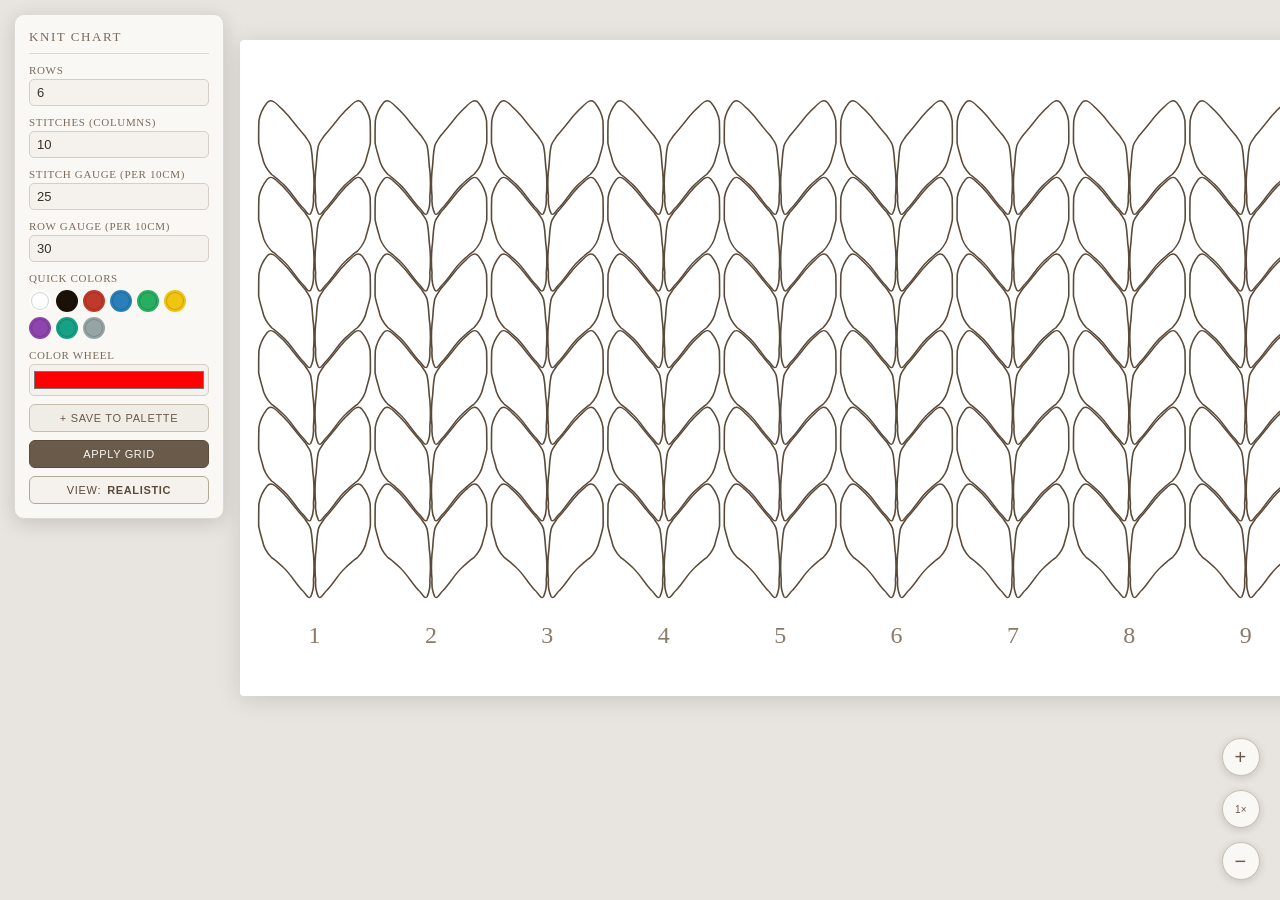
<file: index.html>
<!DOCTYPE html>
<html lang="en">
<head>
<meta charset="UTF-8" />
<title>Knit Chart Editor</title>
<style>
  *, *::before, *::after { box-sizing: border-box; }

  body {
    margin: 0;
    background: #e8e4df;
    font-family: 'Georgia', serif;
    overflow: auto;
    min-height: 100vh;
  }

  #controls {
    position: fixed;
    top: 14px;
    left: 14px;
    background: #faf8f5;
    padding: 14px;
    border-radius: 10px;
    box-shadow: 0 4px 20px rgba(0,0,0,0.15);
    z-index: 10;
    width: 210px;
    border: 1px solid #ddd8d0;
  }

  #controls h2 {
    margin: 0 0 10px;
    font-size: 13px;
    letter-spacing: 0.12em;
    text-transform: uppercase;
    color: #7a6a5a;
    font-weight: normal;
    border-bottom: 1px solid #e0d8ce;
    padding-bottom: 8px;
  }

  label {
    font-size: 11px;
    display: block;
    margin-top: 10px;
    color: #7a6a5a;
    letter-spacing: 0.06em;
    text-transform: uppercase;
  }

  input[type="number"] {
    width: 100%;
    padding: 5px 7px;
    border: 1px solid #d4cec5;
    border-radius: 5px;
    background: #f5f2ee;
    font-size: 13px;
    color: #3a3028;
    margin-top: 3px;
  }
  input[type="number"]:focus { outline: none; border-color: #a09080; }

  #palette {
    display: flex;
    flex-wrap: wrap;
    gap: 5px;
    margin-top: 6px;
  }

  .swatch {
    width: 22px;
    height: 22px;
    border-radius: 50%;
    border: 2px solid transparent;
    cursor: pointer;
    transition: transform 0.1s, border-color 0.1s;
    box-shadow: inset 0 0 0 1px rgba(0,0,0,0.18);
  }
  .swatch:hover { transform: scale(1.15); }
  .swatch.active { border-color: #6a5a4a; transform: scale(1.1); }

  input[type="color"] {
    width: 100%;
    height: 32px;
    padding: 2px;
    border: 1px solid #d4cec5;
    border-radius: 5px;
    background: #f5f2ee;
    cursor: pointer;
    margin-top: 3px;
  }

  button {
    margin-top: 8px;
    width: 100%;
    padding: 7px;
    cursor: pointer;
    border: 1px solid #c8beb0;
    border-radius: 6px;
    font-size: 11px;
    letter-spacing: 0.06em;
    text-transform: uppercase;
    transition: background 0.15s;
  }
  #saveColor { background: #f0ece6; color: #6a5a4a; }
  #saveColor:hover { background: #e6e0d8; }
  #applyGrid { background: #6a5a4a; color: #faf8f5; border-color: #5a4a3a; }
  #applyGrid:hover { background: #5a4a3a; }

  #toggleView {
    background: #f5f2ee;
    color: #5a4a3a;
    border-color: #b0a898;
    display: flex;
    align-items: center;
    justify-content: center;
    gap: 6px;
  }
  #toggleView:hover { background: #ece8e2; }
  #toggleView .mode-label { font-weight: bold; }

  /* Zoom controls */
  #zoom-controls {
    position: fixed;
    bottom: 20px;
    right: 20px;
    display: flex;
    flex-direction: column;
    gap: 6px;
    z-index: 10;
  }

  .zoom-btn {
    width: 38px;
    height: 38px;
    border-radius: 50%;
    border: 1px solid #c8beb0;
    background: #faf8f5;
    font-size: 20px;
    cursor: pointer;
    box-shadow: 0 2px 8px rgba(0,0,0,0.15);
    display: flex;
    align-items: center;
    justify-content: center;
    transition: background 0.12s, transform 0.1s;
    color: #6a5a4a;
  }
  .zoom-btn:hover { background: #f0ece6; transform: scale(1.08); }
  .zoom-btn:active { transform: scale(0.96); }
  #zoom-reset { font-size: 10px; letter-spacing: 0.04em; }

  #zoom-label {
    position: fixed;
    bottom: 20px;
    left: 50%;
    transform: translateX(-50%);
    background: rgba(58,48,40,0.65);
    color: #f5f2ee;
    font-size: 11px;
    padding: 4px 12px;
    border-radius: 20px;
    letter-spacing: 0.07em;
    pointer-events: none;
    opacity: 0;
    transition: opacity 0.3s;
    white-space: nowrap;
  }
  #zoom-label.visible { opacity: 1; }

  /* Chart sits in a normal flow wrapper so scrollbars appear naturally */
  #chart-wrap {
    padding: 40px 60px 80px 240px;
  }

  svg#canvas {
    display: block;
    background: white;
    border-radius: 4px;
    box-shadow: 0 4px 24px rgba(0,0,0,0.12);
    transform-origin: top left;
    cursor: crosshair;
    /* transition makes zoom feel smooth */
    transition: transform 0.12s ease;
  }
</style>
</head>
<body>

<div id="controls">
  <h2>Knit Chart</h2>

  <label>Rows</label>
  <input type="number" id="rowsInput" value="6" min="1" max="200" />

  <label>Stitches (Columns)</label>
  <input type="number" id="colsInput" value="10" min="1" max="200" />

  <label>Stitch Gauge (per 10cm)</label>
  <input type="number" id="stitchGauge" value="25" min="1" max="100" />

  <label>Row Gauge (per 10cm)</label>
  <input type="number" id="rowGauge" value="30" min="1" max="100" />

  <label>Quick Colors</label>
  <div id="palette"></div>

  <label>Color Wheel</label>
  <input type="color" id="colorPicker" value="#ff0000" />

  <button id="saveColor">+ Save to Palette</button>
  <button id="applyGrid">Apply Grid</button>
  <button id="toggleView">View: <span class="mode-label">Realistic</span></button>
</div>

<div id="chart-wrap">
  <svg id="canvas" xmlns="http://www.w3.org/2000/svg"></svg>
</div>

<div id="zoom-controls">
  <button class="zoom-btn" id="zoom-in" title="Zoom In">+</button>
  <button class="zoom-btn" id="zoom-reset" title="Reset Zoom">1×</button>
  <button class="zoom-btn" id="zoom-out" title="Zoom Out">−</button>
</div>

<div id="zoom-label"></div>

<script>
const svgNS = "http://www.w3.org/2000/svg";
const svg = document.getElementById("canvas");
const chartWrap = document.getElementById("chart-wrap");

/* ===== GAUGE ===== */
const STITCH_SIZE = 97;
const ROW_SPACING = 0.79;
const SCALE = 4;
const PAD = 60;

/* ===== STITCH PATH ===== */
const stitchPathData = `
m 0,0
c 0.0161,-1.85405 0.0151,-3.71528 -0.0418,-5.56693
-0.21376,-1.60508 -0.82301,-3.15569 -1.71114,-4.50377
-0.83955,-1.20233 -1.8919,0.15882 -2.47536,0.86493
-0.75126,0.76503 -1.39814,1.63108 -2.0184,2.506
-1.09808,1.67485 -2.19951,3.34692 -3.40046,4.94991
-0.46098,0.96625 -1.19549,1.81042 -1.24952,2.91779
-0.33647,1.91326 -0.25331,3.86606 -0.51202,5.7905
-0.14293,2.12408 -0.18126,4.25548 0.007,6.37822
-0.084,1.46207 0.009,2.94939 0.57817,4.31714
0.52977,0.82075 1.22534,-1.23227 1.77945,-1.62912
1.41695,-1.79237 2.33146,-3.93561 3.87033,-5.63961
0.80261,-0.8534 1.56054,-1.79847 2.48679,-2.50545
C -1.70964,6.6598 -1.02979,5.2123 -0.78582,3.66371
-0.50364,2.44765 -0.16887,1.23842 0,0 Z
m -23.25957,0
c -0.0161,-1.85405 -0.0151,-3.71528 0.0417,-5.56693
0.21375,-1.60508 0.82301,-3.15569 1.71114,-4.50377
0.83955,-1.20233 1.8919,0.15882 2.47539,0.86493
0.75123,0.76503 1.39811,1.63108 2.01837,2.506
1.09807,1.67485 2.19951,3.34692 3.40045,4.94991
0.46098,0.96625 1.19549,1.81042 1.24952,2.91779
0.33647,1.91326 0.25331,3.86606 0.51202,5.7905
0.14291,2.12408 0.18124,4.25548 -0.007,6.37822
0.0839,1.46207 -0.009,2.94939 -0.57817,4.31714
-0.52975,0.82075 -1.22531,-1.23227 -1.77945,-1.62912
-1.41695,-1.79237 -2.33146,-3.93561 -3.87033,-5.63961
-0.80259,-0.8534 -1.56054,-1.79847 -2.48676,-2.50545
C -21.55001,6.6598 -22.22989,5.2123 -22.47383,3.66371
-22.75604,2.44765 -23.09081,1.23842 -23.25988,0 Z`;

/* ===== ZOOM ===== */
let cssZoom = 1;
let ZOOM_MIN = 1;   // dynamically set after each render
const ZOOM_MAX = 8;
const ZOOM_STEP = 1.25;

let svgNaturalW = 0, svgNaturalH = 0;
let labelTimer = null;
const zoomLabel = document.getElementById("zoom-label");

function computeZoomMin() {
  const availW = window.innerWidth  - 240 - 80;
  const availH = window.innerHeight - 80;
  return Math.min(1, Math.min(availW / svgNaturalW, availH / svgNaturalH));
}

function setZoom(z) {
  cssZoom = Math.max(ZOOM_MIN, Math.min(ZOOM_MAX, z));
  svg.style.transform = cssZoom === 1 ? "" : `scale(${cssZoom})`;

  if (cssZoom > 1) {
    chartWrap.style.paddingRight  = `${60 + svgNaturalW * (cssZoom - 1)}px`;
    chartWrap.style.paddingBottom = `${80 + svgNaturalH * (cssZoom - 1)}px`;
  } else {
    chartWrap.style.paddingRight  = "";
    chartWrap.style.paddingBottom = "";
  }

  zoomLabel.textContent = `${Math.round(cssZoom * 100)}%`;
  zoomLabel.classList.add("visible");
  clearTimeout(labelTimer);
  labelTimer = setTimeout(() => zoomLabel.classList.remove("visible"), 1400);
}

// Ctrl+wheel = zoom
window.addEventListener("wheel", (e) => {
  if (!e.ctrlKey && !e.metaKey) return;
  e.preventDefault();
  const factor = e.deltaY < 0 ? ZOOM_STEP : 1 / ZOOM_STEP;
  setZoom(cssZoom * factor);
}, { passive: false });

document.getElementById("zoom-in").addEventListener("click",  () => setZoom(cssZoom * ZOOM_STEP));
document.getElementById("zoom-out").addEventListener("click", () => setZoom(cssZoom / ZOOM_STEP));
document.getElementById("zoom-reset").addEventListener("click", () => setZoom(1));

window.addEventListener("resize", () => {
  ZOOM_MIN = computeZoomMin();
  if (cssZoom < ZOOM_MIN) setZoom(ZOOM_MIN);
});

/* ===== STATE ===== */
let rows = 6, cols = 10;
let selectedColor = "#ff0000";
let stitchColors = [];
let isDrawing = false;

window.addEventListener("mouseup", () => { isDrawing = false; });

/* ===== PALETTE ===== */
const defaultColors = [
  "#ffffff","#1a1209","#c0392b","#2980b9",
  "#27ae60","#f1c40f","#8e44ad","#16a085","#95a5a6"
];
let paletteColors = [...defaultColors];
const paletteDiv = document.getElementById("palette");

function renderPalette() {
  paletteDiv.innerHTML = "";
  paletteColors.forEach(color => {
    const swatch = document.createElement("div");
    swatch.className = "swatch";
    swatch.style.background = color;
    if (color === selectedColor) swatch.classList.add("active");
    swatch.addEventListener("click", () => {
      selectedColor = color;
      document.getElementById("colorPicker").value = color;
      document.querySelectorAll(".swatch").forEach(s => s.classList.remove("active"));
      swatch.classList.add("active");
    });
    paletteDiv.appendChild(swatch);
  });
}

document.getElementById("saveColor").addEventListener("click", () => {
  const color = document.getElementById("colorPicker").value;
  if (!paletteColors.includes(color)) { paletteColors.push(color); renderPalette(); }
  selectedColor = color;
  document.querySelectorAll(".swatch").forEach(s => s.classList.remove("active"));
});

document.getElementById("colorPicker").addEventListener("input", (e) => {
  selectedColor = e.target.value;
  document.querySelectorAll(".swatch").forEach(s => s.classList.remove("active"));
});

/* ===== VIEW MODE ===== */
let viewMode = "realistic";

document.getElementById("toggleView").addEventListener("click", () => {
  viewMode = viewMode === "realistic" ? "box" : "realistic";
  document.querySelector("#toggleView .mode-label").textContent =
    viewMode === "realistic" ? "Realistic" : "Box";
  renderGrid();
});

/* ===== GRID ===== */
function initGrid(r, c, preserve) {
  const old = preserve ? stitchColors.map(row => [...row]) : null;
  rows = r; cols = c;
  stitchColors = Array.from({ length: rows }, (_, ri) =>
    Array.from({ length: cols }, (_, ci) =>
      (old && old[ri] && old[ri][ci]) ? old[ri][ci] : "#ffffff"
    )
  );
}

function getGaugeScale() {
  const sg = parseFloat(document.getElementById("stitchGauge").value) || 25;
  const rg = parseFloat(document.getElementById("rowGauge").value)   || 30;
  const scaleX = rg / sg;
  const scaleY = 1;
  return { scaleX, scaleY };
}

function renderBoxGrid() {
  svg.innerHTML = "";

  const { scaleX } = getGaugeScale();

  const LABEL_GAP  = 20;
  const LABEL_SIZE = 24;
  const LABEL_AREA = LABEL_GAP + LABEL_SIZE + 16;
  const ROW_LABEL_GAP = 16;
  const ROW_LABEL_W   = 50;

  // Box size: width warped by gauge, height fixed
  const BOX_W = STITCH_SIZE * scaleX;  // pixel width of each box
  const BOX_H = STITCH_SIZE * ROW_SPACING; // pixel height of each box

  const PAD_LEFT = PAD;
  const PAD_TOP  = PAD / 2;

  const gridW = cols * BOX_W;
  const gridH = rows * BOX_H;

  svgNaturalW = PAD_LEFT + gridW + ROW_LABEL_W + ROW_LABEL_GAP;
  svgNaturalH = PAD_TOP  + gridH + LABEL_AREA;

  svg.setAttribute("width",  svgNaturalW);
  svg.setAttribute("height", svgNaturalH);

  // Draw boxes — row 0 in the array = top of chart visually,
  // but row 0 should be the BOTTOM (row number = rows), so we flip:
  // visual row vr = rows - 1 - r  maps data row r to screen position vr
  for (let r = 0; r < rows; r++) {
    const vr = rows - 1 - r; // flipped: data row 0 → bottom of chart
    for (let c = 0; c < cols; c++) {
      const x = PAD_LEFT + c * BOX_W;
      const y = PAD_TOP  + vr * BOX_H;

      const rect = document.createElementNS(svgNS, "rect");
      rect.setAttribute("x", x);
      rect.setAttribute("y", y);
      rect.setAttribute("width",  BOX_W);
      rect.setAttribute("height", BOX_H);
      rect.setAttribute("fill",   stitchColors[r][c]);
      rect.setAttribute("stroke", "#5a4a3a");
      rect.setAttribute("stroke-width", "1");
      rect.style.cursor = "crosshair";

      const row = r, col = c;
      function paint(el) {
        stitchColors[row][col] = selectedColor;
        el.setAttribute("fill", selectedColor);
      }
      rect.addEventListener("mousedown", (e) => {
        if (e.button !== 0) return;
        isDrawing = true; paint(rect); e.preventDefault();
      });
      rect.addEventListener("mouseenter", () => { if (isDrawing) paint(rect); });

      svg.appendChild(rect);
    }
  }

  // Column numbers below grid
  const labelY = PAD_TOP + gridH + LABEL_GAP;
  for (let c = 0; c < cols; c++) {
    const text = document.createElementNS(svgNS, "text");
    text.setAttribute("x", PAD_LEFT + c * BOX_W + BOX_W / 2);
    text.setAttribute("y", labelY);
    text.setAttribute("text-anchor", "middle");
    text.setAttribute("dominant-baseline", "hanging");
    text.setAttribute("font-size", LABEL_SIZE);
    text.setAttribute("font-family", "Georgia, serif");
    text.setAttribute("fill", "#8a7a6a");
    text.setAttribute("pointer-events", "none");
    text.textContent = c + 1;
    svg.appendChild(text);
  }

  // Row numbers to the right — row 1 at bottom, increasing upward
  // data row r is at visual row (rows-1-r), so screen y = PAD_TOP + (rows-1-r)*BOX_H
  for (let r = 0; r < rows; r++) {
    const vr = rows - 1 - r;
    const text = document.createElementNS(svgNS, "text");
    text.setAttribute("x", PAD_LEFT + gridW + ROW_LABEL_GAP);
    text.setAttribute("y", PAD_TOP + vr * BOX_H + BOX_H / 2);
    text.setAttribute("text-anchor", "start");
    text.setAttribute("dominant-baseline", "middle");
    text.setAttribute("font-size", LABEL_SIZE);
    text.setAttribute("font-family", "Georgia, serif");
    text.setAttribute("fill", "#8a7a6a");
    text.setAttribute("pointer-events", "none");
    text.textContent = r + 1;
    svg.appendChild(text);
  }

  ZOOM_MIN = computeZoomMin();
  cssZoom = 1;
  svg.style.transform = "";
  chartWrap.style.paddingRight  = "";
  chartWrap.style.paddingBottom = "";
}

function renderGrid() {
  if (viewMode === "box") { renderBoxGrid(); return; }

  svg.innerHTML = "";

  const { scaleX, scaleY } = getGaugeScale();

  const LABEL_GAP  = 20;
  const LABEL_SIZE = 24;
  const LABEL_AREA = LABEL_GAP + LABEL_SIZE + 16;

  // Each stitch anchor is at (STITCH_SIZE + c*STITCH_SIZE, STITCH_SIZE + r*STITCH_SIZE*ROW_SPACING)
  // — i.e. col 0 starts one STITCH_SIZE in from the left, giving plenty of room
  // for the stitch shape which bleeds left of its anchor.
  const LEFT_INSET = STITCH_SIZE;   // one stitch of breathing room on the left
  const TOP_INSET  = STITCH_SIZE * ROW_SPACING; // one row of breathing room on top

  // Total pre-warp content dimensions
  const contentW = LEFT_INSET + (cols - 1) * STITCH_SIZE + STITCH_SIZE;
  const contentH = TOP_INSET  + (rows - 1) * STITCH_SIZE * ROW_SPACING + STITCH_SIZE * ROW_SPACING;

  svgNaturalW = contentW * scaleX + PAD;
  svgNaturalH = contentH          + PAD + LABEL_AREA;

  svg.setAttribute("width",  svgNaturalW);
  svg.setAttribute("height", svgNaturalH);

  // Outer group: just vertical padding (no x — x padding is baked into LEFT_INSET*scaleX via inner scale)
  // Inner group: apply gauge warp
  const outerGroup = document.createElementNS(svgNS, "g");
  outerGroup.setAttribute("transform", `translate(0, ${PAD / 2})`);
  svg.appendChild(outerGroup);

  const chartGroup = document.createElementNS(svgNS, "g");
  chartGroup.setAttribute("id", "chart-group");
  chartGroup.setAttribute("transform", `scale(${scaleX}, 1)`);
  outerGroup.appendChild(chartGroup);

  // Measure stitch path bbox once
  const tempPath = document.createElementNS(svgNS, "path");
  tempPath.setAttribute("d", stitchPathData);
  tempPath.setAttribute("transform", `scale(${SCALE})`);
  chartGroup.appendChild(tempPath);
  const bb = tempPath.getBBox();
  chartGroup.removeChild(tempPath);
  const bx = bb.x + bb.width  / 2;
  const by = bb.y + bb.height / 2;

  for (let r = 0; r < rows; r++) {
    for (let c = 0; c < cols; c++) {
      const group = document.createElementNS(svgNS, "g");
      const path  = document.createElementNS(svgNS, "path");

      path.setAttribute("d", stitchPathData);
      path.setAttribute("stroke", "#5a4a3a");
      path.setAttribute("fill", stitchColors[r][c]);
      path.setAttribute("stroke-width", `${0.4 / scaleX}`);
      path.setAttribute("transform", `scale(${SCALE})`);

      const row = r, col = c;
      function paint() {
        stitchColors[row][col] = selectedColor;
        path.setAttribute("fill", selectedColor);
      }
      path.addEventListener("mousedown", (e) => {
        if (e.button !== 0) return;
        isDrawing = true; paint(); e.preventDefault();
      });
      path.addEventListener("mouseenter", () => { if (isDrawing) paint(); });

      group.appendChild(path);
      chartGroup.appendChild(group);

      // Anchor = (LEFT_INSET + c*STITCH_SIZE, TOP_INSET + r*STITCH_SIZE*ROW_SPACING)
      // then shift by (-bx, -by) to centre the path on that anchor
      const ax = LEFT_INSET + c * STITCH_SIZE;
      const ay = TOP_INSET  + r * STITCH_SIZE * ROW_SPACING;
      group.setAttribute("transform", `translate(${ax}, ${ay}) translate(${-bx}, ${-by})`);
    }
  }

  // Column numbers: read actual rendered centres via getBoundingClientRect
  // labelY is in raw SVG pixel space — below the warped chart bottom
  const chartBottomPx = PAD / 2 + contentH; // outerGroup y-offset + content height (scaleY=1 so no warp)
  const labelY = chartBottomPx + LABEL_GAP;

  const ROW_LABEL_GAP = 16;
  const ROW_LABEL_W   = 50;
  svgNaturalW += ROW_LABEL_W;
  svg.setAttribute("width", svgNaturalW);

  const svgRect = svg.getBoundingClientRect();
  const allGroups = chartGroup.querySelectorAll("g");

  // Column numbers — centred on each top-row stitch
  for (let c = 0; c < cols; c++) {
    const gr = allGroups[c].getBoundingClientRect();
    const centerX = gr.left + gr.width / 2 - svgRect.left;

    const text = document.createElementNS(svgNS, "text");
    text.setAttribute("x", centerX);
    text.setAttribute("y", labelY);
    text.setAttribute("text-anchor", "middle");
    text.setAttribute("dominant-baseline", "hanging");
    text.setAttribute("font-size", LABEL_SIZE);
    text.setAttribute("font-family", "Georgia, serif");
    text.setAttribute("fill", "#8a7a6a");
    text.setAttribute("pointer-events", "none");
    text.textContent = c + 1;
    svg.appendChild(text);
  }

  // Row numbers — to the right of the last stitch in each row
  for (let r = 0; r < rows; r++) {
    const lastStitch = allGroups[r * cols + (cols - 1)];
    const gr = lastStitch.getBoundingClientRect();
    const rightX  = gr.right  - svgRect.left + ROW_LABEL_GAP;
    const centerY = gr.top + gr.height / 2 - svgRect.top;

    const text = document.createElementNS(svgNS, "text");
    text.setAttribute("x", rightX);
    text.setAttribute("y", centerY);
    text.setAttribute("text-anchor", "start");
    text.setAttribute("dominant-baseline", "middle");
    text.setAttribute("font-size", LABEL_SIZE);
    text.setAttribute("font-family", "Georgia, serif");
    text.setAttribute("fill", "#8a7a6a");
    text.setAttribute("pointer-events", "none");
    text.textContent = rows - r;
    svg.appendChild(text);
  }

  ZOOM_MIN = computeZoomMin();
  cssZoom = 1;
  svg.style.transform = "";
  chartWrap.style.paddingRight  = "";
  chartWrap.style.paddingBottom = "";
}

document.getElementById("applyGrid").addEventListener("click", () => {
  const r = Math.max(1, Math.min(200, parseInt(document.getElementById("rowsInput").value)  || 6));
  const c = Math.max(1, Math.min(200, parseInt(document.getElementById("colsInput").value) || 10));
  initGrid(r, c, true);
  renderGrid();
});

// Live gauge preview without rebuilding colors
["stitchGauge","rowGauge"].forEach(id => {
  document.getElementById(id).addEventListener("change", () => renderGrid());
});

/* ===== BOOT ===== */
renderPalette();
initGrid(rows, cols, false);
renderGrid();
</script>
</body>
</html>
</file>
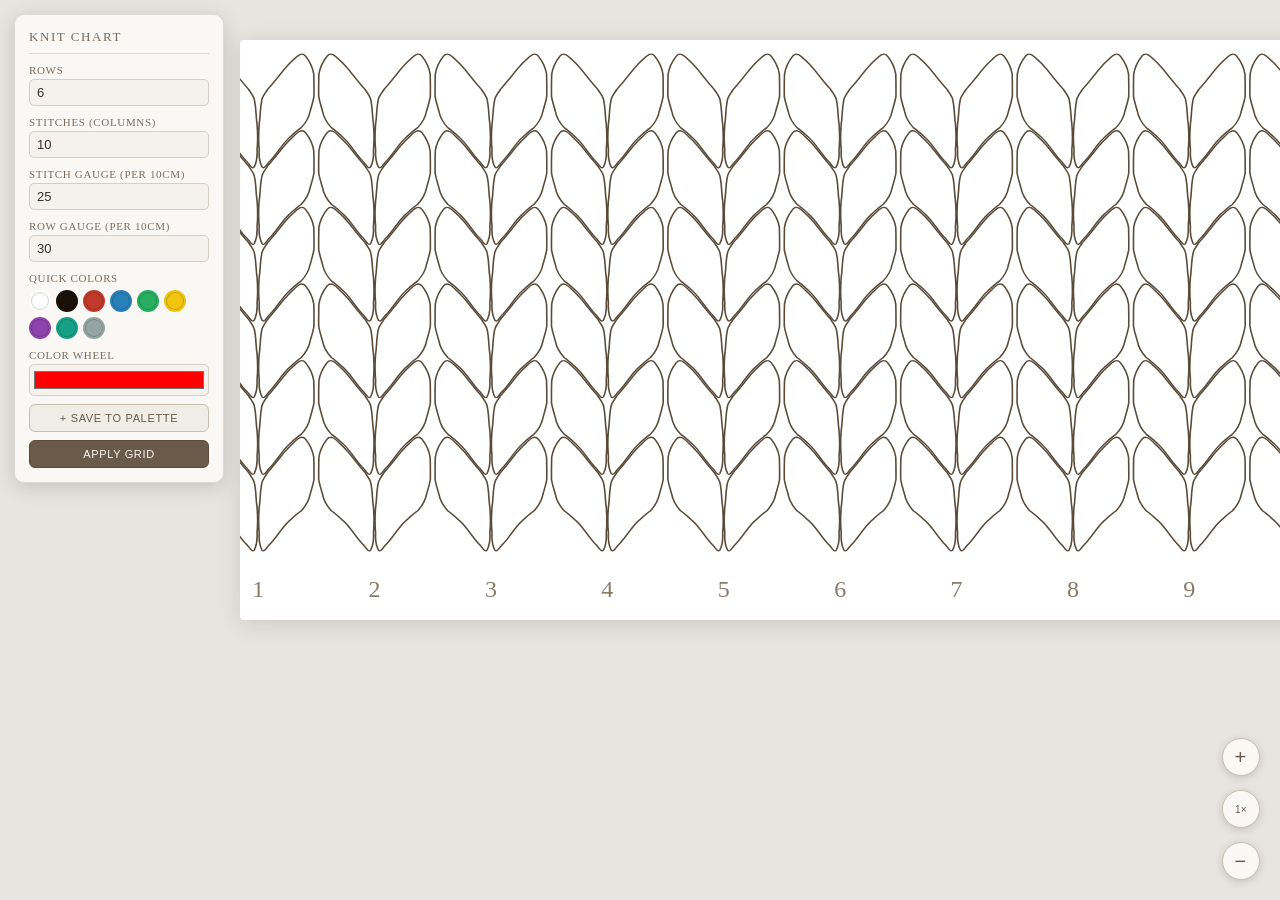
<file: Knit Chart Editor.html>
<!DOCTYPE html>
<html lang="en"><head>
<meta http-equiv="content-type" content="text/html; charset=UTF-8">
<meta charset="UTF-8">
<title>Knit Chart Editor</title>
<style>
  *, *::before, *::after { box-sizing: border-box; }

  body {
    margin: 0;
    background: #e8e4df;
    font-family: 'Georgia', serif;
    overflow: auto;
    min-height: 100vh;
  }

  #controls {
    position: fixed;
    top: 14px;
    left: 14px;
    background: #faf8f5;
    padding: 14px;
    border-radius: 10px;
    box-shadow: 0 4px 20px rgba(0,0,0,0.15);
    z-index: 10;
    width: 210px;
    border: 1px solid #ddd8d0;
  }

  #controls h2 {
    margin: 0 0 10px;
    font-size: 13px;
    letter-spacing: 0.12em;
    text-transform: uppercase;
    color: #7a6a5a;
    font-weight: normal;
    border-bottom: 1px solid #e0d8ce;
    padding-bottom: 8px;
  }

  label {
    font-size: 11px;
    display: block;
    margin-top: 10px;
    color: #7a6a5a;
    letter-spacing: 0.06em;
    text-transform: uppercase;
  }

  input[type="number"] {
    width: 100%;
    padding: 5px 7px;
    border: 1px solid #d4cec5;
    border-radius: 5px;
    background: #f5f2ee;
    font-size: 13px;
    color: #3a3028;
    margin-top: 3px;
  }
  input[type="number"]:focus { outline: none; border-color: #a09080; }

  #palette {
    display: flex;
    flex-wrap: wrap;
    gap: 5px;
    margin-top: 6px;
  }

  .swatch {
    width: 22px;
    height: 22px;
    border-radius: 50%;
    border: 2px solid transparent;
    cursor: pointer;
    transition: transform 0.1s, border-color 0.1s;
    box-shadow: inset 0 0 0 1px rgba(0,0,0,0.18);
  }
  .swatch:hover { transform: scale(1.15); }
  .swatch.active { border-color: #6a5a4a; transform: scale(1.1); }

  input[type="color"] {
    width: 100%;
    height: 32px;
    padding: 2px;
    border: 1px solid #d4cec5;
    border-radius: 5px;
    background: #f5f2ee;
    cursor: pointer;
    margin-top: 3px;
  }

  button {
    margin-top: 8px;
    width: 100%;
    padding: 7px;
    cursor: pointer;
    border: 1px solid #c8beb0;
    border-radius: 6px;
    font-size: 11px;
    letter-spacing: 0.06em;
    text-transform: uppercase;
    transition: background 0.15s;
  }
  #saveColor { background: #f0ece6; color: #6a5a4a; }
  #saveColor:hover { background: #e6e0d8; }
  #applyGrid { background: #6a5a4a; color: #faf8f5; border-color: #5a4a3a; }
  #applyGrid:hover { background: #5a4a3a; }

  /* Zoom controls */
  #zoom-controls {
    position: fixed;
    bottom: 20px;
    right: 20px;
    display: flex;
    flex-direction: column;
    gap: 6px;
    z-index: 10;
  }

  .zoom-btn {
    width: 38px;
    height: 38px;
    border-radius: 50%;
    border: 1px solid #c8beb0;
    background: #faf8f5;
    font-size: 20px;
    cursor: pointer;
    box-shadow: 0 2px 8px rgba(0,0,0,0.15);
    display: flex;
    align-items: center;
    justify-content: center;
    transition: background 0.12s, transform 0.1s;
    color: #6a5a4a;
  }
  .zoom-btn:hover { background: #f0ece6; transform: scale(1.08); }
  .zoom-btn:active { transform: scale(0.96); }
  #zoom-reset { font-size: 10px; letter-spacing: 0.04em; }

  #zoom-label {
    position: fixed;
    bottom: 20px;
    left: 50%;
    transform: translateX(-50%);
    background: rgba(58,48,40,0.65);
    color: #f5f2ee;
    font-size: 11px;
    padding: 4px 12px;
    border-radius: 20px;
    letter-spacing: 0.07em;
    pointer-events: none;
    opacity: 0;
    transition: opacity 0.3s;
    white-space: nowrap;
  }
  #zoom-label.visible { opacity: 1; }

  /* Chart sits in a normal flow wrapper so scrollbars appear naturally */
  #chart-wrap {
    padding: 40px 60px 80px 240px;
  }

  svg#canvas {
    display: block;
    background: white;
    border-radius: 4px;
    box-shadow: 0 4px 24px rgba(0,0,0,0.12);
    transform-origin: top left;
    cursor: crosshair;
    /* transition makes zoom feel smooth */
    transition: transform 0.12s ease;
  }
</style>
</head>
<body>

<div id="controls">
  <h2>Knit Chart</h2>

  <label>Rows</label>
  <input type="number" id="rowsInput" value="6" min="1" max="200">

  <label>Stitches (Columns)</label>
  <input type="number" id="colsInput" value="10" min="1" max="200">

  <label>Stitch Gauge (per 10cm)</label>
  <input type="number" id="stitchGauge" value="25" min="1" max="100">

  <label>Row Gauge (per 10cm)</label>
  <input type="number" id="rowGauge" value="30" min="1" max="100">

  <label>Quick Colors</label>
  <div id="palette"><div class="swatch" style="background: rgb(255, 255, 255);"></div><div class="swatch" style="background: rgb(26, 18, 9);"></div><div class="swatch" style="background: rgb(192, 57, 43);"></div><div class="swatch" style="background: rgb(41, 128, 185);"></div><div class="swatch" style="background: rgb(39, 174, 96);"></div><div class="swatch" style="background: rgb(241, 196, 15);"></div><div class="swatch" style="background: rgb(142, 68, 173);"></div><div class="swatch" style="background: rgb(22, 160, 133);"></div><div class="swatch" style="background: rgb(149, 165, 166);"></div></div>

  <label>Color Wheel</label>
  <input type="color" id="colorPicker" value="#ff0000">

  <button id="saveColor">+ Save to Palette</button>
  <button id="applyGrid">Apply Grid</button>
</div>

<div id="chart-wrap">
  <svg id="canvas" xmlns="http://www.w3.org/2000/svg" width="1284" height="579.78"><g id="chart-group" transform="translate(60,60) scale(1.2,1)"><g transform="translate(0, 0) translate(11.629786491394043,-3.6485795974731445)"><path d="
m 0,0
c 0.0161,-1.85405 0.0151,-3.71528 -0.0418,-5.56693
-0.21376,-1.60508 -0.82301,-3.15569 -1.71114,-4.50377
-0.83955,-1.20233 -1.8919,0.15882 -2.47536,0.86493
-0.75126,0.76503 -1.39814,1.63108 -2.0184,2.506
-1.09808,1.67485 -2.19951,3.34692 -3.40046,4.94991
-0.46098,0.96625 -1.19549,1.81042 -1.24952,2.91779
-0.33647,1.91326 -0.25331,3.86606 -0.51202,5.7905
-0.14293,2.12408 -0.18126,4.25548 0.007,6.37822
-0.084,1.46207 0.009,2.94939 0.57817,4.31714
0.52977,0.82075 1.22534,-1.23227 1.77945,-1.62912
1.41695,-1.79237 2.33146,-3.93561 3.87033,-5.63961
0.80261,-0.8534 1.56054,-1.79847 2.48679,-2.50545
C -1.70964,6.6598 -1.02979,5.2123 -0.78582,3.66371
-0.50364,2.44765 -0.16887,1.23842 0,0 Z
m -23.25957,0
c -0.0161,-1.85405 -0.0151,-3.71528 0.0417,-5.56693
0.21375,-1.60508 0.82301,-3.15569 1.71114,-4.50377
0.83955,-1.20233 1.8919,0.15882 2.47539,0.86493
0.75123,0.76503 1.39811,1.63108 2.01837,2.506
1.09807,1.67485 2.19951,3.34692 3.40045,4.94991
0.46098,0.96625 1.19549,1.81042 1.24952,2.91779
0.33647,1.91326 0.25331,3.86606 0.51202,5.7905
0.14291,2.12408 0.18124,4.25548 -0.007,6.37822
0.0839,1.46207 -0.009,2.94939 -0.57817,4.31714
-0.52975,0.82075 -1.22531,-1.23227 -1.77945,-1.62912
-1.41695,-1.79237 -2.33146,-3.93561 -3.87033,-5.63961
-0.80259,-0.8534 -1.56054,-1.79847 -2.48676,-2.50545
C -21.55001,6.6598 -22.22989,5.2123 -22.47383,3.66371
-22.75604,2.44765 -23.09081,1.23842 -23.25988,0 Z" stroke="#5a4a3a" fill="#ffffff" stroke-width="0.33333333333333337" transform="scale(4)"></path></g><g transform="translate(97, 0) translate(11.629786491394043,-3.6485795974731445)"><path d="
m 0,0
c 0.0161,-1.85405 0.0151,-3.71528 -0.0418,-5.56693
-0.21376,-1.60508 -0.82301,-3.15569 -1.71114,-4.50377
-0.83955,-1.20233 -1.8919,0.15882 -2.47536,0.86493
-0.75126,0.76503 -1.39814,1.63108 -2.0184,2.506
-1.09808,1.67485 -2.19951,3.34692 -3.40046,4.94991
-0.46098,0.96625 -1.19549,1.81042 -1.24952,2.91779
-0.33647,1.91326 -0.25331,3.86606 -0.51202,5.7905
-0.14293,2.12408 -0.18126,4.25548 0.007,6.37822
-0.084,1.46207 0.009,2.94939 0.57817,4.31714
0.52977,0.82075 1.22534,-1.23227 1.77945,-1.62912
1.41695,-1.79237 2.33146,-3.93561 3.87033,-5.63961
0.80261,-0.8534 1.56054,-1.79847 2.48679,-2.50545
C -1.70964,6.6598 -1.02979,5.2123 -0.78582,3.66371
-0.50364,2.44765 -0.16887,1.23842 0,0 Z
m -23.25957,0
c -0.0161,-1.85405 -0.0151,-3.71528 0.0417,-5.56693
0.21375,-1.60508 0.82301,-3.15569 1.71114,-4.50377
0.83955,-1.20233 1.8919,0.15882 2.47539,0.86493
0.75123,0.76503 1.39811,1.63108 2.01837,2.506
1.09807,1.67485 2.19951,3.34692 3.40045,4.94991
0.46098,0.96625 1.19549,1.81042 1.24952,2.91779
0.33647,1.91326 0.25331,3.86606 0.51202,5.7905
0.14291,2.12408 0.18124,4.25548 -0.007,6.37822
0.0839,1.46207 -0.009,2.94939 -0.57817,4.31714
-0.52975,0.82075 -1.22531,-1.23227 -1.77945,-1.62912
-1.41695,-1.79237 -2.33146,-3.93561 -3.87033,-5.63961
-0.80259,-0.8534 -1.56054,-1.79847 -2.48676,-2.50545
C -21.55001,6.6598 -22.22989,5.2123 -22.47383,3.66371
-22.75604,2.44765 -23.09081,1.23842 -23.25988,0 Z" stroke="#5a4a3a" fill="#ffffff" stroke-width="0.33333333333333337" transform="scale(4)"></path></g><g transform="translate(194, 0) translate(11.629786491394043,-3.6485795974731445)"><path d="
m 0,0
c 0.0161,-1.85405 0.0151,-3.71528 -0.0418,-5.56693
-0.21376,-1.60508 -0.82301,-3.15569 -1.71114,-4.50377
-0.83955,-1.20233 -1.8919,0.15882 -2.47536,0.86493
-0.75126,0.76503 -1.39814,1.63108 -2.0184,2.506
-1.09808,1.67485 -2.19951,3.34692 -3.40046,4.94991
-0.46098,0.96625 -1.19549,1.81042 -1.24952,2.91779
-0.33647,1.91326 -0.25331,3.86606 -0.51202,5.7905
-0.14293,2.12408 -0.18126,4.25548 0.007,6.37822
-0.084,1.46207 0.009,2.94939 0.57817,4.31714
0.52977,0.82075 1.22534,-1.23227 1.77945,-1.62912
1.41695,-1.79237 2.33146,-3.93561 3.87033,-5.63961
0.80261,-0.8534 1.56054,-1.79847 2.48679,-2.50545
C -1.70964,6.6598 -1.02979,5.2123 -0.78582,3.66371
-0.50364,2.44765 -0.16887,1.23842 0,0 Z
m -23.25957,0
c -0.0161,-1.85405 -0.0151,-3.71528 0.0417,-5.56693
0.21375,-1.60508 0.82301,-3.15569 1.71114,-4.50377
0.83955,-1.20233 1.8919,0.15882 2.47539,0.86493
0.75123,0.76503 1.39811,1.63108 2.01837,2.506
1.09807,1.67485 2.19951,3.34692 3.40045,4.94991
0.46098,0.96625 1.19549,1.81042 1.24952,2.91779
0.33647,1.91326 0.25331,3.86606 0.51202,5.7905
0.14291,2.12408 0.18124,4.25548 -0.007,6.37822
0.0839,1.46207 -0.009,2.94939 -0.57817,4.31714
-0.52975,0.82075 -1.22531,-1.23227 -1.77945,-1.62912
-1.41695,-1.79237 -2.33146,-3.93561 -3.87033,-5.63961
-0.80259,-0.8534 -1.56054,-1.79847 -2.48676,-2.50545
C -21.55001,6.6598 -22.22989,5.2123 -22.47383,3.66371
-22.75604,2.44765 -23.09081,1.23842 -23.25988,0 Z" stroke="#5a4a3a" fill="#ffffff" stroke-width="0.33333333333333337" transform="scale(4)"></path></g><g transform="translate(291, 0) translate(11.629786491394043,-3.6485795974731445)"><path d="
m 0,0
c 0.0161,-1.85405 0.0151,-3.71528 -0.0418,-5.56693
-0.21376,-1.60508 -0.82301,-3.15569 -1.71114,-4.50377
-0.83955,-1.20233 -1.8919,0.15882 -2.47536,0.86493
-0.75126,0.76503 -1.39814,1.63108 -2.0184,2.506
-1.09808,1.67485 -2.19951,3.34692 -3.40046,4.94991
-0.46098,0.96625 -1.19549,1.81042 -1.24952,2.91779
-0.33647,1.91326 -0.25331,3.86606 -0.51202,5.7905
-0.14293,2.12408 -0.18126,4.25548 0.007,6.37822
-0.084,1.46207 0.009,2.94939 0.57817,4.31714
0.52977,0.82075 1.22534,-1.23227 1.77945,-1.62912
1.41695,-1.79237 2.33146,-3.93561 3.87033,-5.63961
0.80261,-0.8534 1.56054,-1.79847 2.48679,-2.50545
C -1.70964,6.6598 -1.02979,5.2123 -0.78582,3.66371
-0.50364,2.44765 -0.16887,1.23842 0,0 Z
m -23.25957,0
c -0.0161,-1.85405 -0.0151,-3.71528 0.0417,-5.56693
0.21375,-1.60508 0.82301,-3.15569 1.71114,-4.50377
0.83955,-1.20233 1.8919,0.15882 2.47539,0.86493
0.75123,0.76503 1.39811,1.63108 2.01837,2.506
1.09807,1.67485 2.19951,3.34692 3.40045,4.94991
0.46098,0.96625 1.19549,1.81042 1.24952,2.91779
0.33647,1.91326 0.25331,3.86606 0.51202,5.7905
0.14291,2.12408 0.18124,4.25548 -0.007,6.37822
0.0839,1.46207 -0.009,2.94939 -0.57817,4.31714
-0.52975,0.82075 -1.22531,-1.23227 -1.77945,-1.62912
-1.41695,-1.79237 -2.33146,-3.93561 -3.87033,-5.63961
-0.80259,-0.8534 -1.56054,-1.79847 -2.48676,-2.50545
C -21.55001,6.6598 -22.22989,5.2123 -22.47383,3.66371
-22.75604,2.44765 -23.09081,1.23842 -23.25988,0 Z" stroke="#5a4a3a" fill="#ffffff" stroke-width="0.33333333333333337" transform="scale(4)"></path></g><g transform="translate(388, 0) translate(11.629786491394043,-3.6485795974731445)"><path d="
m 0,0
c 0.0161,-1.85405 0.0151,-3.71528 -0.0418,-5.56693
-0.21376,-1.60508 -0.82301,-3.15569 -1.71114,-4.50377
-0.83955,-1.20233 -1.8919,0.15882 -2.47536,0.86493
-0.75126,0.76503 -1.39814,1.63108 -2.0184,2.506
-1.09808,1.67485 -2.19951,3.34692 -3.40046,4.94991
-0.46098,0.96625 -1.19549,1.81042 -1.24952,2.91779
-0.33647,1.91326 -0.25331,3.86606 -0.51202,5.7905
-0.14293,2.12408 -0.18126,4.25548 0.007,6.37822
-0.084,1.46207 0.009,2.94939 0.57817,4.31714
0.52977,0.82075 1.22534,-1.23227 1.77945,-1.62912
1.41695,-1.79237 2.33146,-3.93561 3.87033,-5.63961
0.80261,-0.8534 1.56054,-1.79847 2.48679,-2.50545
C -1.70964,6.6598 -1.02979,5.2123 -0.78582,3.66371
-0.50364,2.44765 -0.16887,1.23842 0,0 Z
m -23.25957,0
c -0.0161,-1.85405 -0.0151,-3.71528 0.0417,-5.56693
0.21375,-1.60508 0.82301,-3.15569 1.71114,-4.50377
0.83955,-1.20233 1.8919,0.15882 2.47539,0.86493
0.75123,0.76503 1.39811,1.63108 2.01837,2.506
1.09807,1.67485 2.19951,3.34692 3.40045,4.94991
0.46098,0.96625 1.19549,1.81042 1.24952,2.91779
0.33647,1.91326 0.25331,3.86606 0.51202,5.7905
0.14291,2.12408 0.18124,4.25548 -0.007,6.37822
0.0839,1.46207 -0.009,2.94939 -0.57817,4.31714
-0.52975,0.82075 -1.22531,-1.23227 -1.77945,-1.62912
-1.41695,-1.79237 -2.33146,-3.93561 -3.87033,-5.63961
-0.80259,-0.8534 -1.56054,-1.79847 -2.48676,-2.50545
C -21.55001,6.6598 -22.22989,5.2123 -22.47383,3.66371
-22.75604,2.44765 -23.09081,1.23842 -23.25988,0 Z" stroke="#5a4a3a" fill="#ffffff" stroke-width="0.33333333333333337" transform="scale(4)"></path></g><g transform="translate(485, 0) translate(11.629786491394043,-3.6485795974731445)"><path d="
m 0,0
c 0.0161,-1.85405 0.0151,-3.71528 -0.0418,-5.56693
-0.21376,-1.60508 -0.82301,-3.15569 -1.71114,-4.50377
-0.83955,-1.20233 -1.8919,0.15882 -2.47536,0.86493
-0.75126,0.76503 -1.39814,1.63108 -2.0184,2.506
-1.09808,1.67485 -2.19951,3.34692 -3.40046,4.94991
-0.46098,0.96625 -1.19549,1.81042 -1.24952,2.91779
-0.33647,1.91326 -0.25331,3.86606 -0.51202,5.7905
-0.14293,2.12408 -0.18126,4.25548 0.007,6.37822
-0.084,1.46207 0.009,2.94939 0.57817,4.31714
0.52977,0.82075 1.22534,-1.23227 1.77945,-1.62912
1.41695,-1.79237 2.33146,-3.93561 3.87033,-5.63961
0.80261,-0.8534 1.56054,-1.79847 2.48679,-2.50545
C -1.70964,6.6598 -1.02979,5.2123 -0.78582,3.66371
-0.50364,2.44765 -0.16887,1.23842 0,0 Z
m -23.25957,0
c -0.0161,-1.85405 -0.0151,-3.71528 0.0417,-5.56693
0.21375,-1.60508 0.82301,-3.15569 1.71114,-4.50377
0.83955,-1.20233 1.8919,0.15882 2.47539,0.86493
0.75123,0.76503 1.39811,1.63108 2.01837,2.506
1.09807,1.67485 2.19951,3.34692 3.40045,4.94991
0.46098,0.96625 1.19549,1.81042 1.24952,2.91779
0.33647,1.91326 0.25331,3.86606 0.51202,5.7905
0.14291,2.12408 0.18124,4.25548 -0.007,6.37822
0.0839,1.46207 -0.009,2.94939 -0.57817,4.31714
-0.52975,0.82075 -1.22531,-1.23227 -1.77945,-1.62912
-1.41695,-1.79237 -2.33146,-3.93561 -3.87033,-5.63961
-0.80259,-0.8534 -1.56054,-1.79847 -2.48676,-2.50545
C -21.55001,6.6598 -22.22989,5.2123 -22.47383,3.66371
-22.75604,2.44765 -23.09081,1.23842 -23.25988,0 Z" stroke="#5a4a3a" fill="#ffffff" stroke-width="0.33333333333333337" transform="scale(4)"></path></g><g transform="translate(582, 0) translate(11.629786491394043,-3.6485795974731445)"><path d="
m 0,0
c 0.0161,-1.85405 0.0151,-3.71528 -0.0418,-5.56693
-0.21376,-1.60508 -0.82301,-3.15569 -1.71114,-4.50377
-0.83955,-1.20233 -1.8919,0.15882 -2.47536,0.86493
-0.75126,0.76503 -1.39814,1.63108 -2.0184,2.506
-1.09808,1.67485 -2.19951,3.34692 -3.40046,4.94991
-0.46098,0.96625 -1.19549,1.81042 -1.24952,2.91779
-0.33647,1.91326 -0.25331,3.86606 -0.51202,5.7905
-0.14293,2.12408 -0.18126,4.25548 0.007,6.37822
-0.084,1.46207 0.009,2.94939 0.57817,4.31714
0.52977,0.82075 1.22534,-1.23227 1.77945,-1.62912
1.41695,-1.79237 2.33146,-3.93561 3.87033,-5.63961
0.80261,-0.8534 1.56054,-1.79847 2.48679,-2.50545
C -1.70964,6.6598 -1.02979,5.2123 -0.78582,3.66371
-0.50364,2.44765 -0.16887,1.23842 0,0 Z
m -23.25957,0
c -0.0161,-1.85405 -0.0151,-3.71528 0.0417,-5.56693
0.21375,-1.60508 0.82301,-3.15569 1.71114,-4.50377
0.83955,-1.20233 1.8919,0.15882 2.47539,0.86493
0.75123,0.76503 1.39811,1.63108 2.01837,2.506
1.09807,1.67485 2.19951,3.34692 3.40045,4.94991
0.46098,0.96625 1.19549,1.81042 1.24952,2.91779
0.33647,1.91326 0.25331,3.86606 0.51202,5.7905
0.14291,2.12408 0.18124,4.25548 -0.007,6.37822
0.0839,1.46207 -0.009,2.94939 -0.57817,4.31714
-0.52975,0.82075 -1.22531,-1.23227 -1.77945,-1.62912
-1.41695,-1.79237 -2.33146,-3.93561 -3.87033,-5.63961
-0.80259,-0.8534 -1.56054,-1.79847 -2.48676,-2.50545
C -21.55001,6.6598 -22.22989,5.2123 -22.47383,3.66371
-22.75604,2.44765 -23.09081,1.23842 -23.25988,0 Z" stroke="#5a4a3a" fill="#ffffff" stroke-width="0.33333333333333337" transform="scale(4)"></path></g><g transform="translate(679, 0) translate(11.629786491394043,-3.6485795974731445)"><path d="
m 0,0
c 0.0161,-1.85405 0.0151,-3.71528 -0.0418,-5.56693
-0.21376,-1.60508 -0.82301,-3.15569 -1.71114,-4.50377
-0.83955,-1.20233 -1.8919,0.15882 -2.47536,0.86493
-0.75126,0.76503 -1.39814,1.63108 -2.0184,2.506
-1.09808,1.67485 -2.19951,3.34692 -3.40046,4.94991
-0.46098,0.96625 -1.19549,1.81042 -1.24952,2.91779
-0.33647,1.91326 -0.25331,3.86606 -0.51202,5.7905
-0.14293,2.12408 -0.18126,4.25548 0.007,6.37822
-0.084,1.46207 0.009,2.94939 0.57817,4.31714
0.52977,0.82075 1.22534,-1.23227 1.77945,-1.62912
1.41695,-1.79237 2.33146,-3.93561 3.87033,-5.63961
0.80261,-0.8534 1.56054,-1.79847 2.48679,-2.50545
C -1.70964,6.6598 -1.02979,5.2123 -0.78582,3.66371
-0.50364,2.44765 -0.16887,1.23842 0,0 Z
m -23.25957,0
c -0.0161,-1.85405 -0.0151,-3.71528 0.0417,-5.56693
0.21375,-1.60508 0.82301,-3.15569 1.71114,-4.50377
0.83955,-1.20233 1.8919,0.15882 2.47539,0.86493
0.75123,0.76503 1.39811,1.63108 2.01837,2.506
1.09807,1.67485 2.19951,3.34692 3.40045,4.94991
0.46098,0.96625 1.19549,1.81042 1.24952,2.91779
0.33647,1.91326 0.25331,3.86606 0.51202,5.7905
0.14291,2.12408 0.18124,4.25548 -0.007,6.37822
0.0839,1.46207 -0.009,2.94939 -0.57817,4.31714
-0.52975,0.82075 -1.22531,-1.23227 -1.77945,-1.62912
-1.41695,-1.79237 -2.33146,-3.93561 -3.87033,-5.63961
-0.80259,-0.8534 -1.56054,-1.79847 -2.48676,-2.50545
C -21.55001,6.6598 -22.22989,5.2123 -22.47383,3.66371
-22.75604,2.44765 -23.09081,1.23842 -23.25988,0 Z" stroke="#5a4a3a" fill="#ffffff" stroke-width="0.33333333333333337" transform="scale(4)"></path></g><g transform="translate(776, 0) translate(11.629786491394043,-3.6485795974731445)"><path d="
m 0,0
c 0.0161,-1.85405 0.0151,-3.71528 -0.0418,-5.56693
-0.21376,-1.60508 -0.82301,-3.15569 -1.71114,-4.50377
-0.83955,-1.20233 -1.8919,0.15882 -2.47536,0.86493
-0.75126,0.76503 -1.39814,1.63108 -2.0184,2.506
-1.09808,1.67485 -2.19951,3.34692 -3.40046,4.94991
-0.46098,0.96625 -1.19549,1.81042 -1.24952,2.91779
-0.33647,1.91326 -0.25331,3.86606 -0.51202,5.7905
-0.14293,2.12408 -0.18126,4.25548 0.007,6.37822
-0.084,1.46207 0.009,2.94939 0.57817,4.31714
0.52977,0.82075 1.22534,-1.23227 1.77945,-1.62912
1.41695,-1.79237 2.33146,-3.93561 3.87033,-5.63961
0.80261,-0.8534 1.56054,-1.79847 2.48679,-2.50545
C -1.70964,6.6598 -1.02979,5.2123 -0.78582,3.66371
-0.50364,2.44765 -0.16887,1.23842 0,0 Z
m -23.25957,0
c -0.0161,-1.85405 -0.0151,-3.71528 0.0417,-5.56693
0.21375,-1.60508 0.82301,-3.15569 1.71114,-4.50377
0.83955,-1.20233 1.8919,0.15882 2.47539,0.86493
0.75123,0.76503 1.39811,1.63108 2.01837,2.506
1.09807,1.67485 2.19951,3.34692 3.40045,4.94991
0.46098,0.96625 1.19549,1.81042 1.24952,2.91779
0.33647,1.91326 0.25331,3.86606 0.51202,5.7905
0.14291,2.12408 0.18124,4.25548 -0.007,6.37822
0.0839,1.46207 -0.009,2.94939 -0.57817,4.31714
-0.52975,0.82075 -1.22531,-1.23227 -1.77945,-1.62912
-1.41695,-1.79237 -2.33146,-3.93561 -3.87033,-5.63961
-0.80259,-0.8534 -1.56054,-1.79847 -2.48676,-2.50545
C -21.55001,6.6598 -22.22989,5.2123 -22.47383,3.66371
-22.75604,2.44765 -23.09081,1.23842 -23.25988,0 Z" stroke="#5a4a3a" fill="#ffffff" stroke-width="0.33333333333333337" transform="scale(4)"></path></g><g transform="translate(873, 0) translate(11.629786491394043,-3.6485795974731445)"><path d="
m 0,0
c 0.0161,-1.85405 0.0151,-3.71528 -0.0418,-5.56693
-0.21376,-1.60508 -0.82301,-3.15569 -1.71114,-4.50377
-0.83955,-1.20233 -1.8919,0.15882 -2.47536,0.86493
-0.75126,0.76503 -1.39814,1.63108 -2.0184,2.506
-1.09808,1.67485 -2.19951,3.34692 -3.40046,4.94991
-0.46098,0.96625 -1.19549,1.81042 -1.24952,2.91779
-0.33647,1.91326 -0.25331,3.86606 -0.51202,5.7905
-0.14293,2.12408 -0.18126,4.25548 0.007,6.37822
-0.084,1.46207 0.009,2.94939 0.57817,4.31714
0.52977,0.82075 1.22534,-1.23227 1.77945,-1.62912
1.41695,-1.79237 2.33146,-3.93561 3.87033,-5.63961
0.80261,-0.8534 1.56054,-1.79847 2.48679,-2.50545
C -1.70964,6.6598 -1.02979,5.2123 -0.78582,3.66371
-0.50364,2.44765 -0.16887,1.23842 0,0 Z
m -23.25957,0
c -0.0161,-1.85405 -0.0151,-3.71528 0.0417,-5.56693
0.21375,-1.60508 0.82301,-3.15569 1.71114,-4.50377
0.83955,-1.20233 1.8919,0.15882 2.47539,0.86493
0.75123,0.76503 1.39811,1.63108 2.01837,2.506
1.09807,1.67485 2.19951,3.34692 3.40045,4.94991
0.46098,0.96625 1.19549,1.81042 1.24952,2.91779
0.33647,1.91326 0.25331,3.86606 0.51202,5.7905
0.14291,2.12408 0.18124,4.25548 -0.007,6.37822
0.0839,1.46207 -0.009,2.94939 -0.57817,4.31714
-0.52975,0.82075 -1.22531,-1.23227 -1.77945,-1.62912
-1.41695,-1.79237 -2.33146,-3.93561 -3.87033,-5.63961
-0.80259,-0.8534 -1.56054,-1.79847 -2.48676,-2.50545
C -21.55001,6.6598 -22.22989,5.2123 -22.47383,3.66371
-22.75604,2.44765 -23.09081,1.23842 -23.25988,0 Z" stroke="#5a4a3a" fill="#ffffff" stroke-width="0.33333333333333337" transform="scale(4)"></path></g><g transform="translate(0, 76.63000000000001) translate(11.629786491394043,-3.6485795974731445)"><path d="
m 0,0
c 0.0161,-1.85405 0.0151,-3.71528 -0.0418,-5.56693
-0.21376,-1.60508 -0.82301,-3.15569 -1.71114,-4.50377
-0.83955,-1.20233 -1.8919,0.15882 -2.47536,0.86493
-0.75126,0.76503 -1.39814,1.63108 -2.0184,2.506
-1.09808,1.67485 -2.19951,3.34692 -3.40046,4.94991
-0.46098,0.96625 -1.19549,1.81042 -1.24952,2.91779
-0.33647,1.91326 -0.25331,3.86606 -0.51202,5.7905
-0.14293,2.12408 -0.18126,4.25548 0.007,6.37822
-0.084,1.46207 0.009,2.94939 0.57817,4.31714
0.52977,0.82075 1.22534,-1.23227 1.77945,-1.62912
1.41695,-1.79237 2.33146,-3.93561 3.87033,-5.63961
0.80261,-0.8534 1.56054,-1.79847 2.48679,-2.50545
C -1.70964,6.6598 -1.02979,5.2123 -0.78582,3.66371
-0.50364,2.44765 -0.16887,1.23842 0,0 Z
m -23.25957,0
c -0.0161,-1.85405 -0.0151,-3.71528 0.0417,-5.56693
0.21375,-1.60508 0.82301,-3.15569 1.71114,-4.50377
0.83955,-1.20233 1.8919,0.15882 2.47539,0.86493
0.75123,0.76503 1.39811,1.63108 2.01837,2.506
1.09807,1.67485 2.19951,3.34692 3.40045,4.94991
0.46098,0.96625 1.19549,1.81042 1.24952,2.91779
0.33647,1.91326 0.25331,3.86606 0.51202,5.7905
0.14291,2.12408 0.18124,4.25548 -0.007,6.37822
0.0839,1.46207 -0.009,2.94939 -0.57817,4.31714
-0.52975,0.82075 -1.22531,-1.23227 -1.77945,-1.62912
-1.41695,-1.79237 -2.33146,-3.93561 -3.87033,-5.63961
-0.80259,-0.8534 -1.56054,-1.79847 -2.48676,-2.50545
C -21.55001,6.6598 -22.22989,5.2123 -22.47383,3.66371
-22.75604,2.44765 -23.09081,1.23842 -23.25988,0 Z" stroke="#5a4a3a" fill="#ffffff" stroke-width="0.33333333333333337" transform="scale(4)"></path></g><g transform="translate(97, 76.63000000000001) translate(11.629786491394043,-3.6485795974731445)"><path d="
m 0,0
c 0.0161,-1.85405 0.0151,-3.71528 -0.0418,-5.56693
-0.21376,-1.60508 -0.82301,-3.15569 -1.71114,-4.50377
-0.83955,-1.20233 -1.8919,0.15882 -2.47536,0.86493
-0.75126,0.76503 -1.39814,1.63108 -2.0184,2.506
-1.09808,1.67485 -2.19951,3.34692 -3.40046,4.94991
-0.46098,0.96625 -1.19549,1.81042 -1.24952,2.91779
-0.33647,1.91326 -0.25331,3.86606 -0.51202,5.7905
-0.14293,2.12408 -0.18126,4.25548 0.007,6.37822
-0.084,1.46207 0.009,2.94939 0.57817,4.31714
0.52977,0.82075 1.22534,-1.23227 1.77945,-1.62912
1.41695,-1.79237 2.33146,-3.93561 3.87033,-5.63961
0.80261,-0.8534 1.56054,-1.79847 2.48679,-2.50545
C -1.70964,6.6598 -1.02979,5.2123 -0.78582,3.66371
-0.50364,2.44765 -0.16887,1.23842 0,0 Z
m -23.25957,0
c -0.0161,-1.85405 -0.0151,-3.71528 0.0417,-5.56693
0.21375,-1.60508 0.82301,-3.15569 1.71114,-4.50377
0.83955,-1.20233 1.8919,0.15882 2.47539,0.86493
0.75123,0.76503 1.39811,1.63108 2.01837,2.506
1.09807,1.67485 2.19951,3.34692 3.40045,4.94991
0.46098,0.96625 1.19549,1.81042 1.24952,2.91779
0.33647,1.91326 0.25331,3.86606 0.51202,5.7905
0.14291,2.12408 0.18124,4.25548 -0.007,6.37822
0.0839,1.46207 -0.009,2.94939 -0.57817,4.31714
-0.52975,0.82075 -1.22531,-1.23227 -1.77945,-1.62912
-1.41695,-1.79237 -2.33146,-3.93561 -3.87033,-5.63961
-0.80259,-0.8534 -1.56054,-1.79847 -2.48676,-2.50545
C -21.55001,6.6598 -22.22989,5.2123 -22.47383,3.66371
-22.75604,2.44765 -23.09081,1.23842 -23.25988,0 Z" stroke="#5a4a3a" fill="#ffffff" stroke-width="0.33333333333333337" transform="scale(4)"></path></g><g transform="translate(194, 76.63000000000001) translate(11.629786491394043,-3.6485795974731445)"><path d="
m 0,0
c 0.0161,-1.85405 0.0151,-3.71528 -0.0418,-5.56693
-0.21376,-1.60508 -0.82301,-3.15569 -1.71114,-4.50377
-0.83955,-1.20233 -1.8919,0.15882 -2.47536,0.86493
-0.75126,0.76503 -1.39814,1.63108 -2.0184,2.506
-1.09808,1.67485 -2.19951,3.34692 -3.40046,4.94991
-0.46098,0.96625 -1.19549,1.81042 -1.24952,2.91779
-0.33647,1.91326 -0.25331,3.86606 -0.51202,5.7905
-0.14293,2.12408 -0.18126,4.25548 0.007,6.37822
-0.084,1.46207 0.009,2.94939 0.57817,4.31714
0.52977,0.82075 1.22534,-1.23227 1.77945,-1.62912
1.41695,-1.79237 2.33146,-3.93561 3.87033,-5.63961
0.80261,-0.8534 1.56054,-1.79847 2.48679,-2.50545
C -1.70964,6.6598 -1.02979,5.2123 -0.78582,3.66371
-0.50364,2.44765 -0.16887,1.23842 0,0 Z
m -23.25957,0
c -0.0161,-1.85405 -0.0151,-3.71528 0.0417,-5.56693
0.21375,-1.60508 0.82301,-3.15569 1.71114,-4.50377
0.83955,-1.20233 1.8919,0.15882 2.47539,0.86493
0.75123,0.76503 1.39811,1.63108 2.01837,2.506
1.09807,1.67485 2.19951,3.34692 3.40045,4.94991
0.46098,0.96625 1.19549,1.81042 1.24952,2.91779
0.33647,1.91326 0.25331,3.86606 0.51202,5.7905
0.14291,2.12408 0.18124,4.25548 -0.007,6.37822
0.0839,1.46207 -0.009,2.94939 -0.57817,4.31714
-0.52975,0.82075 -1.22531,-1.23227 -1.77945,-1.62912
-1.41695,-1.79237 -2.33146,-3.93561 -3.87033,-5.63961
-0.80259,-0.8534 -1.56054,-1.79847 -2.48676,-2.50545
C -21.55001,6.6598 -22.22989,5.2123 -22.47383,3.66371
-22.75604,2.44765 -23.09081,1.23842 -23.25988,0 Z" stroke="#5a4a3a" fill="#ffffff" stroke-width="0.33333333333333337" transform="scale(4)"></path></g><g transform="translate(291, 76.63000000000001) translate(11.629786491394043,-3.6485795974731445)"><path d="
m 0,0
c 0.0161,-1.85405 0.0151,-3.71528 -0.0418,-5.56693
-0.21376,-1.60508 -0.82301,-3.15569 -1.71114,-4.50377
-0.83955,-1.20233 -1.8919,0.15882 -2.47536,0.86493
-0.75126,0.76503 -1.39814,1.63108 -2.0184,2.506
-1.09808,1.67485 -2.19951,3.34692 -3.40046,4.94991
-0.46098,0.96625 -1.19549,1.81042 -1.24952,2.91779
-0.33647,1.91326 -0.25331,3.86606 -0.51202,5.7905
-0.14293,2.12408 -0.18126,4.25548 0.007,6.37822
-0.084,1.46207 0.009,2.94939 0.57817,4.31714
0.52977,0.82075 1.22534,-1.23227 1.77945,-1.62912
1.41695,-1.79237 2.33146,-3.93561 3.87033,-5.63961
0.80261,-0.8534 1.56054,-1.79847 2.48679,-2.50545
C -1.70964,6.6598 -1.02979,5.2123 -0.78582,3.66371
-0.50364,2.44765 -0.16887,1.23842 0,0 Z
m -23.25957,0
c -0.0161,-1.85405 -0.0151,-3.71528 0.0417,-5.56693
0.21375,-1.60508 0.82301,-3.15569 1.71114,-4.50377
0.83955,-1.20233 1.8919,0.15882 2.47539,0.86493
0.75123,0.76503 1.39811,1.63108 2.01837,2.506
1.09807,1.67485 2.19951,3.34692 3.40045,4.94991
0.46098,0.96625 1.19549,1.81042 1.24952,2.91779
0.33647,1.91326 0.25331,3.86606 0.51202,5.7905
0.14291,2.12408 0.18124,4.25548 -0.007,6.37822
0.0839,1.46207 -0.009,2.94939 -0.57817,4.31714
-0.52975,0.82075 -1.22531,-1.23227 -1.77945,-1.62912
-1.41695,-1.79237 -2.33146,-3.93561 -3.87033,-5.63961
-0.80259,-0.8534 -1.56054,-1.79847 -2.48676,-2.50545
C -21.55001,6.6598 -22.22989,5.2123 -22.47383,3.66371
-22.75604,2.44765 -23.09081,1.23842 -23.25988,0 Z" stroke="#5a4a3a" fill="#ffffff" stroke-width="0.33333333333333337" transform="scale(4)"></path></g><g transform="translate(388, 76.63000000000001) translate(11.629786491394043,-3.6485795974731445)"><path d="
m 0,0
c 0.0161,-1.85405 0.0151,-3.71528 -0.0418,-5.56693
-0.21376,-1.60508 -0.82301,-3.15569 -1.71114,-4.50377
-0.83955,-1.20233 -1.8919,0.15882 -2.47536,0.86493
-0.75126,0.76503 -1.39814,1.63108 -2.0184,2.506
-1.09808,1.67485 -2.19951,3.34692 -3.40046,4.94991
-0.46098,0.96625 -1.19549,1.81042 -1.24952,2.91779
-0.33647,1.91326 -0.25331,3.86606 -0.51202,5.7905
-0.14293,2.12408 -0.18126,4.25548 0.007,6.37822
-0.084,1.46207 0.009,2.94939 0.57817,4.31714
0.52977,0.82075 1.22534,-1.23227 1.77945,-1.62912
1.41695,-1.79237 2.33146,-3.93561 3.87033,-5.63961
0.80261,-0.8534 1.56054,-1.79847 2.48679,-2.50545
C -1.70964,6.6598 -1.02979,5.2123 -0.78582,3.66371
-0.50364,2.44765 -0.16887,1.23842 0,0 Z
m -23.25957,0
c -0.0161,-1.85405 -0.0151,-3.71528 0.0417,-5.56693
0.21375,-1.60508 0.82301,-3.15569 1.71114,-4.50377
0.83955,-1.20233 1.8919,0.15882 2.47539,0.86493
0.75123,0.76503 1.39811,1.63108 2.01837,2.506
1.09807,1.67485 2.19951,3.34692 3.40045,4.94991
0.46098,0.96625 1.19549,1.81042 1.24952,2.91779
0.33647,1.91326 0.25331,3.86606 0.51202,5.7905
0.14291,2.12408 0.18124,4.25548 -0.007,6.37822
0.0839,1.46207 -0.009,2.94939 -0.57817,4.31714
-0.52975,0.82075 -1.22531,-1.23227 -1.77945,-1.62912
-1.41695,-1.79237 -2.33146,-3.93561 -3.87033,-5.63961
-0.80259,-0.8534 -1.56054,-1.79847 -2.48676,-2.50545
C -21.55001,6.6598 -22.22989,5.2123 -22.47383,3.66371
-22.75604,2.44765 -23.09081,1.23842 -23.25988,0 Z" stroke="#5a4a3a" fill="#ffffff" stroke-width="0.33333333333333337" transform="scale(4)"></path></g><g transform="translate(485, 76.63000000000001) translate(11.629786491394043,-3.6485795974731445)"><path d="
m 0,0
c 0.0161,-1.85405 0.0151,-3.71528 -0.0418,-5.56693
-0.21376,-1.60508 -0.82301,-3.15569 -1.71114,-4.50377
-0.83955,-1.20233 -1.8919,0.15882 -2.47536,0.86493
-0.75126,0.76503 -1.39814,1.63108 -2.0184,2.506
-1.09808,1.67485 -2.19951,3.34692 -3.40046,4.94991
-0.46098,0.96625 -1.19549,1.81042 -1.24952,2.91779
-0.33647,1.91326 -0.25331,3.86606 -0.51202,5.7905
-0.14293,2.12408 -0.18126,4.25548 0.007,6.37822
-0.084,1.46207 0.009,2.94939 0.57817,4.31714
0.52977,0.82075 1.22534,-1.23227 1.77945,-1.62912
1.41695,-1.79237 2.33146,-3.93561 3.87033,-5.63961
0.80261,-0.8534 1.56054,-1.79847 2.48679,-2.50545
C -1.70964,6.6598 -1.02979,5.2123 -0.78582,3.66371
-0.50364,2.44765 -0.16887,1.23842 0,0 Z
m -23.25957,0
c -0.0161,-1.85405 -0.0151,-3.71528 0.0417,-5.56693
0.21375,-1.60508 0.82301,-3.15569 1.71114,-4.50377
0.83955,-1.20233 1.8919,0.15882 2.47539,0.86493
0.75123,0.76503 1.39811,1.63108 2.01837,2.506
1.09807,1.67485 2.19951,3.34692 3.40045,4.94991
0.46098,0.96625 1.19549,1.81042 1.24952,2.91779
0.33647,1.91326 0.25331,3.86606 0.51202,5.7905
0.14291,2.12408 0.18124,4.25548 -0.007,6.37822
0.0839,1.46207 -0.009,2.94939 -0.57817,4.31714
-0.52975,0.82075 -1.22531,-1.23227 -1.77945,-1.62912
-1.41695,-1.79237 -2.33146,-3.93561 -3.87033,-5.63961
-0.80259,-0.8534 -1.56054,-1.79847 -2.48676,-2.50545
C -21.55001,6.6598 -22.22989,5.2123 -22.47383,3.66371
-22.75604,2.44765 -23.09081,1.23842 -23.25988,0 Z" stroke="#5a4a3a" fill="#ffffff" stroke-width="0.33333333333333337" transform="scale(4)"></path></g><g transform="translate(582, 76.63000000000001) translate(11.629786491394043,-3.6485795974731445)"><path d="
m 0,0
c 0.0161,-1.85405 0.0151,-3.71528 -0.0418,-5.56693
-0.21376,-1.60508 -0.82301,-3.15569 -1.71114,-4.50377
-0.83955,-1.20233 -1.8919,0.15882 -2.47536,0.86493
-0.75126,0.76503 -1.39814,1.63108 -2.0184,2.506
-1.09808,1.67485 -2.19951,3.34692 -3.40046,4.94991
-0.46098,0.96625 -1.19549,1.81042 -1.24952,2.91779
-0.33647,1.91326 -0.25331,3.86606 -0.51202,5.7905
-0.14293,2.12408 -0.18126,4.25548 0.007,6.37822
-0.084,1.46207 0.009,2.94939 0.57817,4.31714
0.52977,0.82075 1.22534,-1.23227 1.77945,-1.62912
1.41695,-1.79237 2.33146,-3.93561 3.87033,-5.63961
0.80261,-0.8534 1.56054,-1.79847 2.48679,-2.50545
C -1.70964,6.6598 -1.02979,5.2123 -0.78582,3.66371
-0.50364,2.44765 -0.16887,1.23842 0,0 Z
m -23.25957,0
c -0.0161,-1.85405 -0.0151,-3.71528 0.0417,-5.56693
0.21375,-1.60508 0.82301,-3.15569 1.71114,-4.50377
0.83955,-1.20233 1.8919,0.15882 2.47539,0.86493
0.75123,0.76503 1.39811,1.63108 2.01837,2.506
1.09807,1.67485 2.19951,3.34692 3.40045,4.94991
0.46098,0.96625 1.19549,1.81042 1.24952,2.91779
0.33647,1.91326 0.25331,3.86606 0.51202,5.7905
0.14291,2.12408 0.18124,4.25548 -0.007,6.37822
0.0839,1.46207 -0.009,2.94939 -0.57817,4.31714
-0.52975,0.82075 -1.22531,-1.23227 -1.77945,-1.62912
-1.41695,-1.79237 -2.33146,-3.93561 -3.87033,-5.63961
-0.80259,-0.8534 -1.56054,-1.79847 -2.48676,-2.50545
C -21.55001,6.6598 -22.22989,5.2123 -22.47383,3.66371
-22.75604,2.44765 -23.09081,1.23842 -23.25988,0 Z" stroke="#5a4a3a" fill="#ffffff" stroke-width="0.33333333333333337" transform="scale(4)"></path></g><g transform="translate(679, 76.63000000000001) translate(11.629786491394043,-3.6485795974731445)"><path d="
m 0,0
c 0.0161,-1.85405 0.0151,-3.71528 -0.0418,-5.56693
-0.21376,-1.60508 -0.82301,-3.15569 -1.71114,-4.50377
-0.83955,-1.20233 -1.8919,0.15882 -2.47536,0.86493
-0.75126,0.76503 -1.39814,1.63108 -2.0184,2.506
-1.09808,1.67485 -2.19951,3.34692 -3.40046,4.94991
-0.46098,0.96625 -1.19549,1.81042 -1.24952,2.91779
-0.33647,1.91326 -0.25331,3.86606 -0.51202,5.7905
-0.14293,2.12408 -0.18126,4.25548 0.007,6.37822
-0.084,1.46207 0.009,2.94939 0.57817,4.31714
0.52977,0.82075 1.22534,-1.23227 1.77945,-1.62912
1.41695,-1.79237 2.33146,-3.93561 3.87033,-5.63961
0.80261,-0.8534 1.56054,-1.79847 2.48679,-2.50545
C -1.70964,6.6598 -1.02979,5.2123 -0.78582,3.66371
-0.50364,2.44765 -0.16887,1.23842 0,0 Z
m -23.25957,0
c -0.0161,-1.85405 -0.0151,-3.71528 0.0417,-5.56693
0.21375,-1.60508 0.82301,-3.15569 1.71114,-4.50377
0.83955,-1.20233 1.8919,0.15882 2.47539,0.86493
0.75123,0.76503 1.39811,1.63108 2.01837,2.506
1.09807,1.67485 2.19951,3.34692 3.40045,4.94991
0.46098,0.96625 1.19549,1.81042 1.24952,2.91779
0.33647,1.91326 0.25331,3.86606 0.51202,5.7905
0.14291,2.12408 0.18124,4.25548 -0.007,6.37822
0.0839,1.46207 -0.009,2.94939 -0.57817,4.31714
-0.52975,0.82075 -1.22531,-1.23227 -1.77945,-1.62912
-1.41695,-1.79237 -2.33146,-3.93561 -3.87033,-5.63961
-0.80259,-0.8534 -1.56054,-1.79847 -2.48676,-2.50545
C -21.55001,6.6598 -22.22989,5.2123 -22.47383,3.66371
-22.75604,2.44765 -23.09081,1.23842 -23.25988,0 Z" stroke="#5a4a3a" fill="#ffffff" stroke-width="0.33333333333333337" transform="scale(4)"></path></g><g transform="translate(776, 76.63000000000001) translate(11.629786491394043,-3.6485795974731445)"><path d="
m 0,0
c 0.0161,-1.85405 0.0151,-3.71528 -0.0418,-5.56693
-0.21376,-1.60508 -0.82301,-3.15569 -1.71114,-4.50377
-0.83955,-1.20233 -1.8919,0.15882 -2.47536,0.86493
-0.75126,0.76503 -1.39814,1.63108 -2.0184,2.506
-1.09808,1.67485 -2.19951,3.34692 -3.40046,4.94991
-0.46098,0.96625 -1.19549,1.81042 -1.24952,2.91779
-0.33647,1.91326 -0.25331,3.86606 -0.51202,5.7905
-0.14293,2.12408 -0.18126,4.25548 0.007,6.37822
-0.084,1.46207 0.009,2.94939 0.57817,4.31714
0.52977,0.82075 1.22534,-1.23227 1.77945,-1.62912
1.41695,-1.79237 2.33146,-3.93561 3.87033,-5.63961
0.80261,-0.8534 1.56054,-1.79847 2.48679,-2.50545
C -1.70964,6.6598 -1.02979,5.2123 -0.78582,3.66371
-0.50364,2.44765 -0.16887,1.23842 0,0 Z
m -23.25957,0
c -0.0161,-1.85405 -0.0151,-3.71528 0.0417,-5.56693
0.21375,-1.60508 0.82301,-3.15569 1.71114,-4.50377
0.83955,-1.20233 1.8919,0.15882 2.47539,0.86493
0.75123,0.76503 1.39811,1.63108 2.01837,2.506
1.09807,1.67485 2.19951,3.34692 3.40045,4.94991
0.46098,0.96625 1.19549,1.81042 1.24952,2.91779
0.33647,1.91326 0.25331,3.86606 0.51202,5.7905
0.14291,2.12408 0.18124,4.25548 -0.007,6.37822
0.0839,1.46207 -0.009,2.94939 -0.57817,4.31714
-0.52975,0.82075 -1.22531,-1.23227 -1.77945,-1.62912
-1.41695,-1.79237 -2.33146,-3.93561 -3.87033,-5.63961
-0.80259,-0.8534 -1.56054,-1.79847 -2.48676,-2.50545
C -21.55001,6.6598 -22.22989,5.2123 -22.47383,3.66371
-22.75604,2.44765 -23.09081,1.23842 -23.25988,0 Z" stroke="#5a4a3a" fill="#ffffff" stroke-width="0.33333333333333337" transform="scale(4)"></path></g><g transform="translate(873, 76.63000000000001) translate(11.629786491394043,-3.6485795974731445)"><path d="
m 0,0
c 0.0161,-1.85405 0.0151,-3.71528 -0.0418,-5.56693
-0.21376,-1.60508 -0.82301,-3.15569 -1.71114,-4.50377
-0.83955,-1.20233 -1.8919,0.15882 -2.47536,0.86493
-0.75126,0.76503 -1.39814,1.63108 -2.0184,2.506
-1.09808,1.67485 -2.19951,3.34692 -3.40046,4.94991
-0.46098,0.96625 -1.19549,1.81042 -1.24952,2.91779
-0.33647,1.91326 -0.25331,3.86606 -0.51202,5.7905
-0.14293,2.12408 -0.18126,4.25548 0.007,6.37822
-0.084,1.46207 0.009,2.94939 0.57817,4.31714
0.52977,0.82075 1.22534,-1.23227 1.77945,-1.62912
1.41695,-1.79237 2.33146,-3.93561 3.87033,-5.63961
0.80261,-0.8534 1.56054,-1.79847 2.48679,-2.50545
C -1.70964,6.6598 -1.02979,5.2123 -0.78582,3.66371
-0.50364,2.44765 -0.16887,1.23842 0,0 Z
m -23.25957,0
c -0.0161,-1.85405 -0.0151,-3.71528 0.0417,-5.56693
0.21375,-1.60508 0.82301,-3.15569 1.71114,-4.50377
0.83955,-1.20233 1.8919,0.15882 2.47539,0.86493
0.75123,0.76503 1.39811,1.63108 2.01837,2.506
1.09807,1.67485 2.19951,3.34692 3.40045,4.94991
0.46098,0.96625 1.19549,1.81042 1.24952,2.91779
0.33647,1.91326 0.25331,3.86606 0.51202,5.7905
0.14291,2.12408 0.18124,4.25548 -0.007,6.37822
0.0839,1.46207 -0.009,2.94939 -0.57817,4.31714
-0.52975,0.82075 -1.22531,-1.23227 -1.77945,-1.62912
-1.41695,-1.79237 -2.33146,-3.93561 -3.87033,-5.63961
-0.80259,-0.8534 -1.56054,-1.79847 -2.48676,-2.50545
C -21.55001,6.6598 -22.22989,5.2123 -22.47383,3.66371
-22.75604,2.44765 -23.09081,1.23842 -23.25988,0 Z" stroke="#5a4a3a" fill="#ffffff" stroke-width="0.33333333333333337" transform="scale(4)"></path></g><g transform="translate(0, 153.26000000000002) translate(11.629786491394043,-3.6485795974731445)"><path d="
m 0,0
c 0.0161,-1.85405 0.0151,-3.71528 -0.0418,-5.56693
-0.21376,-1.60508 -0.82301,-3.15569 -1.71114,-4.50377
-0.83955,-1.20233 -1.8919,0.15882 -2.47536,0.86493
-0.75126,0.76503 -1.39814,1.63108 -2.0184,2.506
-1.09808,1.67485 -2.19951,3.34692 -3.40046,4.94991
-0.46098,0.96625 -1.19549,1.81042 -1.24952,2.91779
-0.33647,1.91326 -0.25331,3.86606 -0.51202,5.7905
-0.14293,2.12408 -0.18126,4.25548 0.007,6.37822
-0.084,1.46207 0.009,2.94939 0.57817,4.31714
0.52977,0.82075 1.22534,-1.23227 1.77945,-1.62912
1.41695,-1.79237 2.33146,-3.93561 3.87033,-5.63961
0.80261,-0.8534 1.56054,-1.79847 2.48679,-2.50545
C -1.70964,6.6598 -1.02979,5.2123 -0.78582,3.66371
-0.50364,2.44765 -0.16887,1.23842 0,0 Z
m -23.25957,0
c -0.0161,-1.85405 -0.0151,-3.71528 0.0417,-5.56693
0.21375,-1.60508 0.82301,-3.15569 1.71114,-4.50377
0.83955,-1.20233 1.8919,0.15882 2.47539,0.86493
0.75123,0.76503 1.39811,1.63108 2.01837,2.506
1.09807,1.67485 2.19951,3.34692 3.40045,4.94991
0.46098,0.96625 1.19549,1.81042 1.24952,2.91779
0.33647,1.91326 0.25331,3.86606 0.51202,5.7905
0.14291,2.12408 0.18124,4.25548 -0.007,6.37822
0.0839,1.46207 -0.009,2.94939 -0.57817,4.31714
-0.52975,0.82075 -1.22531,-1.23227 -1.77945,-1.62912
-1.41695,-1.79237 -2.33146,-3.93561 -3.87033,-5.63961
-0.80259,-0.8534 -1.56054,-1.79847 -2.48676,-2.50545
C -21.55001,6.6598 -22.22989,5.2123 -22.47383,3.66371
-22.75604,2.44765 -23.09081,1.23842 -23.25988,0 Z" stroke="#5a4a3a" fill="#ffffff" stroke-width="0.33333333333333337" transform="scale(4)"></path></g><g transform="translate(97, 153.26000000000002) translate(11.629786491394043,-3.6485795974731445)"><path d="
m 0,0
c 0.0161,-1.85405 0.0151,-3.71528 -0.0418,-5.56693
-0.21376,-1.60508 -0.82301,-3.15569 -1.71114,-4.50377
-0.83955,-1.20233 -1.8919,0.15882 -2.47536,0.86493
-0.75126,0.76503 -1.39814,1.63108 -2.0184,2.506
-1.09808,1.67485 -2.19951,3.34692 -3.40046,4.94991
-0.46098,0.96625 -1.19549,1.81042 -1.24952,2.91779
-0.33647,1.91326 -0.25331,3.86606 -0.51202,5.7905
-0.14293,2.12408 -0.18126,4.25548 0.007,6.37822
-0.084,1.46207 0.009,2.94939 0.57817,4.31714
0.52977,0.82075 1.22534,-1.23227 1.77945,-1.62912
1.41695,-1.79237 2.33146,-3.93561 3.87033,-5.63961
0.80261,-0.8534 1.56054,-1.79847 2.48679,-2.50545
C -1.70964,6.6598 -1.02979,5.2123 -0.78582,3.66371
-0.50364,2.44765 -0.16887,1.23842 0,0 Z
m -23.25957,0
c -0.0161,-1.85405 -0.0151,-3.71528 0.0417,-5.56693
0.21375,-1.60508 0.82301,-3.15569 1.71114,-4.50377
0.83955,-1.20233 1.8919,0.15882 2.47539,0.86493
0.75123,0.76503 1.39811,1.63108 2.01837,2.506
1.09807,1.67485 2.19951,3.34692 3.40045,4.94991
0.46098,0.96625 1.19549,1.81042 1.24952,2.91779
0.33647,1.91326 0.25331,3.86606 0.51202,5.7905
0.14291,2.12408 0.18124,4.25548 -0.007,6.37822
0.0839,1.46207 -0.009,2.94939 -0.57817,4.31714
-0.52975,0.82075 -1.22531,-1.23227 -1.77945,-1.62912
-1.41695,-1.79237 -2.33146,-3.93561 -3.87033,-5.63961
-0.80259,-0.8534 -1.56054,-1.79847 -2.48676,-2.50545
C -21.55001,6.6598 -22.22989,5.2123 -22.47383,3.66371
-22.75604,2.44765 -23.09081,1.23842 -23.25988,0 Z" stroke="#5a4a3a" fill="#ffffff" stroke-width="0.33333333333333337" transform="scale(4)"></path></g><g transform="translate(194, 153.26000000000002) translate(11.629786491394043,-3.6485795974731445)"><path d="
m 0,0
c 0.0161,-1.85405 0.0151,-3.71528 -0.0418,-5.56693
-0.21376,-1.60508 -0.82301,-3.15569 -1.71114,-4.50377
-0.83955,-1.20233 -1.8919,0.15882 -2.47536,0.86493
-0.75126,0.76503 -1.39814,1.63108 -2.0184,2.506
-1.09808,1.67485 -2.19951,3.34692 -3.40046,4.94991
-0.46098,0.96625 -1.19549,1.81042 -1.24952,2.91779
-0.33647,1.91326 -0.25331,3.86606 -0.51202,5.7905
-0.14293,2.12408 -0.18126,4.25548 0.007,6.37822
-0.084,1.46207 0.009,2.94939 0.57817,4.31714
0.52977,0.82075 1.22534,-1.23227 1.77945,-1.62912
1.41695,-1.79237 2.33146,-3.93561 3.87033,-5.63961
0.80261,-0.8534 1.56054,-1.79847 2.48679,-2.50545
C -1.70964,6.6598 -1.02979,5.2123 -0.78582,3.66371
-0.50364,2.44765 -0.16887,1.23842 0,0 Z
m -23.25957,0
c -0.0161,-1.85405 -0.0151,-3.71528 0.0417,-5.56693
0.21375,-1.60508 0.82301,-3.15569 1.71114,-4.50377
0.83955,-1.20233 1.8919,0.15882 2.47539,0.86493
0.75123,0.76503 1.39811,1.63108 2.01837,2.506
1.09807,1.67485 2.19951,3.34692 3.40045,4.94991
0.46098,0.96625 1.19549,1.81042 1.24952,2.91779
0.33647,1.91326 0.25331,3.86606 0.51202,5.7905
0.14291,2.12408 0.18124,4.25548 -0.007,6.37822
0.0839,1.46207 -0.009,2.94939 -0.57817,4.31714
-0.52975,0.82075 -1.22531,-1.23227 -1.77945,-1.62912
-1.41695,-1.79237 -2.33146,-3.93561 -3.87033,-5.63961
-0.80259,-0.8534 -1.56054,-1.79847 -2.48676,-2.50545
C -21.55001,6.6598 -22.22989,5.2123 -22.47383,3.66371
-22.75604,2.44765 -23.09081,1.23842 -23.25988,0 Z" stroke="#5a4a3a" fill="#ffffff" stroke-width="0.33333333333333337" transform="scale(4)"></path></g><g transform="translate(291, 153.26000000000002) translate(11.629786491394043,-3.6485795974731445)"><path d="
m 0,0
c 0.0161,-1.85405 0.0151,-3.71528 -0.0418,-5.56693
-0.21376,-1.60508 -0.82301,-3.15569 -1.71114,-4.50377
-0.83955,-1.20233 -1.8919,0.15882 -2.47536,0.86493
-0.75126,0.76503 -1.39814,1.63108 -2.0184,2.506
-1.09808,1.67485 -2.19951,3.34692 -3.40046,4.94991
-0.46098,0.96625 -1.19549,1.81042 -1.24952,2.91779
-0.33647,1.91326 -0.25331,3.86606 -0.51202,5.7905
-0.14293,2.12408 -0.18126,4.25548 0.007,6.37822
-0.084,1.46207 0.009,2.94939 0.57817,4.31714
0.52977,0.82075 1.22534,-1.23227 1.77945,-1.62912
1.41695,-1.79237 2.33146,-3.93561 3.87033,-5.63961
0.80261,-0.8534 1.56054,-1.79847 2.48679,-2.50545
C -1.70964,6.6598 -1.02979,5.2123 -0.78582,3.66371
-0.50364,2.44765 -0.16887,1.23842 0,0 Z
m -23.25957,0
c -0.0161,-1.85405 -0.0151,-3.71528 0.0417,-5.56693
0.21375,-1.60508 0.82301,-3.15569 1.71114,-4.50377
0.83955,-1.20233 1.8919,0.15882 2.47539,0.86493
0.75123,0.76503 1.39811,1.63108 2.01837,2.506
1.09807,1.67485 2.19951,3.34692 3.40045,4.94991
0.46098,0.96625 1.19549,1.81042 1.24952,2.91779
0.33647,1.91326 0.25331,3.86606 0.51202,5.7905
0.14291,2.12408 0.18124,4.25548 -0.007,6.37822
0.0839,1.46207 -0.009,2.94939 -0.57817,4.31714
-0.52975,0.82075 -1.22531,-1.23227 -1.77945,-1.62912
-1.41695,-1.79237 -2.33146,-3.93561 -3.87033,-5.63961
-0.80259,-0.8534 -1.56054,-1.79847 -2.48676,-2.50545
C -21.55001,6.6598 -22.22989,5.2123 -22.47383,3.66371
-22.75604,2.44765 -23.09081,1.23842 -23.25988,0 Z" stroke="#5a4a3a" fill="#ffffff" stroke-width="0.33333333333333337" transform="scale(4)"></path></g><g transform="translate(388, 153.26000000000002) translate(11.629786491394043,-3.6485795974731445)"><path d="
m 0,0
c 0.0161,-1.85405 0.0151,-3.71528 -0.0418,-5.56693
-0.21376,-1.60508 -0.82301,-3.15569 -1.71114,-4.50377
-0.83955,-1.20233 -1.8919,0.15882 -2.47536,0.86493
-0.75126,0.76503 -1.39814,1.63108 -2.0184,2.506
-1.09808,1.67485 -2.19951,3.34692 -3.40046,4.94991
-0.46098,0.96625 -1.19549,1.81042 -1.24952,2.91779
-0.33647,1.91326 -0.25331,3.86606 -0.51202,5.7905
-0.14293,2.12408 -0.18126,4.25548 0.007,6.37822
-0.084,1.46207 0.009,2.94939 0.57817,4.31714
0.52977,0.82075 1.22534,-1.23227 1.77945,-1.62912
1.41695,-1.79237 2.33146,-3.93561 3.87033,-5.63961
0.80261,-0.8534 1.56054,-1.79847 2.48679,-2.50545
C -1.70964,6.6598 -1.02979,5.2123 -0.78582,3.66371
-0.50364,2.44765 -0.16887,1.23842 0,0 Z
m -23.25957,0
c -0.0161,-1.85405 -0.0151,-3.71528 0.0417,-5.56693
0.21375,-1.60508 0.82301,-3.15569 1.71114,-4.50377
0.83955,-1.20233 1.8919,0.15882 2.47539,0.86493
0.75123,0.76503 1.39811,1.63108 2.01837,2.506
1.09807,1.67485 2.19951,3.34692 3.40045,4.94991
0.46098,0.96625 1.19549,1.81042 1.24952,2.91779
0.33647,1.91326 0.25331,3.86606 0.51202,5.7905
0.14291,2.12408 0.18124,4.25548 -0.007,6.37822
0.0839,1.46207 -0.009,2.94939 -0.57817,4.31714
-0.52975,0.82075 -1.22531,-1.23227 -1.77945,-1.62912
-1.41695,-1.79237 -2.33146,-3.93561 -3.87033,-5.63961
-0.80259,-0.8534 -1.56054,-1.79847 -2.48676,-2.50545
C -21.55001,6.6598 -22.22989,5.2123 -22.47383,3.66371
-22.75604,2.44765 -23.09081,1.23842 -23.25988,0 Z" stroke="#5a4a3a" fill="#ff0000" stroke-width="0.33333333333333337" transform="scale(4)"></path></g><g transform="translate(485, 153.26000000000002) translate(11.629786491394043,-3.6485795974731445)"><path d="
m 0,0
c 0.0161,-1.85405 0.0151,-3.71528 -0.0418,-5.56693
-0.21376,-1.60508 -0.82301,-3.15569 -1.71114,-4.50377
-0.83955,-1.20233 -1.8919,0.15882 -2.47536,0.86493
-0.75126,0.76503 -1.39814,1.63108 -2.0184,2.506
-1.09808,1.67485 -2.19951,3.34692 -3.40046,4.94991
-0.46098,0.96625 -1.19549,1.81042 -1.24952,2.91779
-0.33647,1.91326 -0.25331,3.86606 -0.51202,5.7905
-0.14293,2.12408 -0.18126,4.25548 0.007,6.37822
-0.084,1.46207 0.009,2.94939 0.57817,4.31714
0.52977,0.82075 1.22534,-1.23227 1.77945,-1.62912
1.41695,-1.79237 2.33146,-3.93561 3.87033,-5.63961
0.80261,-0.8534 1.56054,-1.79847 2.48679,-2.50545
C -1.70964,6.6598 -1.02979,5.2123 -0.78582,3.66371
-0.50364,2.44765 -0.16887,1.23842 0,0 Z
m -23.25957,0
c -0.0161,-1.85405 -0.0151,-3.71528 0.0417,-5.56693
0.21375,-1.60508 0.82301,-3.15569 1.71114,-4.50377
0.83955,-1.20233 1.8919,0.15882 2.47539,0.86493
0.75123,0.76503 1.39811,1.63108 2.01837,2.506
1.09807,1.67485 2.19951,3.34692 3.40045,4.94991
0.46098,0.96625 1.19549,1.81042 1.24952,2.91779
0.33647,1.91326 0.25331,3.86606 0.51202,5.7905
0.14291,2.12408 0.18124,4.25548 -0.007,6.37822
0.0839,1.46207 -0.009,2.94939 -0.57817,4.31714
-0.52975,0.82075 -1.22531,-1.23227 -1.77945,-1.62912
-1.41695,-1.79237 -2.33146,-3.93561 -3.87033,-5.63961
-0.80259,-0.8534 -1.56054,-1.79847 -2.48676,-2.50545
C -21.55001,6.6598 -22.22989,5.2123 -22.47383,3.66371
-22.75604,2.44765 -23.09081,1.23842 -23.25988,0 Z" stroke="#5a4a3a" fill="#ffffff" stroke-width="0.33333333333333337" transform="scale(4)"></path></g><g transform="translate(582, 153.26000000000002) translate(11.629786491394043,-3.6485795974731445)"><path d="
m 0,0
c 0.0161,-1.85405 0.0151,-3.71528 -0.0418,-5.56693
-0.21376,-1.60508 -0.82301,-3.15569 -1.71114,-4.50377
-0.83955,-1.20233 -1.8919,0.15882 -2.47536,0.86493
-0.75126,0.76503 -1.39814,1.63108 -2.0184,2.506
-1.09808,1.67485 -2.19951,3.34692 -3.40046,4.94991
-0.46098,0.96625 -1.19549,1.81042 -1.24952,2.91779
-0.33647,1.91326 -0.25331,3.86606 -0.51202,5.7905
-0.14293,2.12408 -0.18126,4.25548 0.007,6.37822
-0.084,1.46207 0.009,2.94939 0.57817,4.31714
0.52977,0.82075 1.22534,-1.23227 1.77945,-1.62912
1.41695,-1.79237 2.33146,-3.93561 3.87033,-5.63961
0.80261,-0.8534 1.56054,-1.79847 2.48679,-2.50545
C -1.70964,6.6598 -1.02979,5.2123 -0.78582,3.66371
-0.50364,2.44765 -0.16887,1.23842 0,0 Z
m -23.25957,0
c -0.0161,-1.85405 -0.0151,-3.71528 0.0417,-5.56693
0.21375,-1.60508 0.82301,-3.15569 1.71114,-4.50377
0.83955,-1.20233 1.8919,0.15882 2.47539,0.86493
0.75123,0.76503 1.39811,1.63108 2.01837,2.506
1.09807,1.67485 2.19951,3.34692 3.40045,4.94991
0.46098,0.96625 1.19549,1.81042 1.24952,2.91779
0.33647,1.91326 0.25331,3.86606 0.51202,5.7905
0.14291,2.12408 0.18124,4.25548 -0.007,6.37822
0.0839,1.46207 -0.009,2.94939 -0.57817,4.31714
-0.52975,0.82075 -1.22531,-1.23227 -1.77945,-1.62912
-1.41695,-1.79237 -2.33146,-3.93561 -3.87033,-5.63961
-0.80259,-0.8534 -1.56054,-1.79847 -2.48676,-2.50545
C -21.55001,6.6598 -22.22989,5.2123 -22.47383,3.66371
-22.75604,2.44765 -23.09081,1.23842 -23.25988,0 Z" stroke="#5a4a3a" fill="#ffffff" stroke-width="0.33333333333333337" transform="scale(4)"></path></g><g transform="translate(679, 153.26000000000002) translate(11.629786491394043,-3.6485795974731445)"><path d="
m 0,0
c 0.0161,-1.85405 0.0151,-3.71528 -0.0418,-5.56693
-0.21376,-1.60508 -0.82301,-3.15569 -1.71114,-4.50377
-0.83955,-1.20233 -1.8919,0.15882 -2.47536,0.86493
-0.75126,0.76503 -1.39814,1.63108 -2.0184,2.506
-1.09808,1.67485 -2.19951,3.34692 -3.40046,4.94991
-0.46098,0.96625 -1.19549,1.81042 -1.24952,2.91779
-0.33647,1.91326 -0.25331,3.86606 -0.51202,5.7905
-0.14293,2.12408 -0.18126,4.25548 0.007,6.37822
-0.084,1.46207 0.009,2.94939 0.57817,4.31714
0.52977,0.82075 1.22534,-1.23227 1.77945,-1.62912
1.41695,-1.79237 2.33146,-3.93561 3.87033,-5.63961
0.80261,-0.8534 1.56054,-1.79847 2.48679,-2.50545
C -1.70964,6.6598 -1.02979,5.2123 -0.78582,3.66371
-0.50364,2.44765 -0.16887,1.23842 0,0 Z
m -23.25957,0
c -0.0161,-1.85405 -0.0151,-3.71528 0.0417,-5.56693
0.21375,-1.60508 0.82301,-3.15569 1.71114,-4.50377
0.83955,-1.20233 1.8919,0.15882 2.47539,0.86493
0.75123,0.76503 1.39811,1.63108 2.01837,2.506
1.09807,1.67485 2.19951,3.34692 3.40045,4.94991
0.46098,0.96625 1.19549,1.81042 1.24952,2.91779
0.33647,1.91326 0.25331,3.86606 0.51202,5.7905
0.14291,2.12408 0.18124,4.25548 -0.007,6.37822
0.0839,1.46207 -0.009,2.94939 -0.57817,4.31714
-0.52975,0.82075 -1.22531,-1.23227 -1.77945,-1.62912
-1.41695,-1.79237 -2.33146,-3.93561 -3.87033,-5.63961
-0.80259,-0.8534 -1.56054,-1.79847 -2.48676,-2.50545
C -21.55001,6.6598 -22.22989,5.2123 -22.47383,3.66371
-22.75604,2.44765 -23.09081,1.23842 -23.25988,0 Z" stroke="#5a4a3a" fill="#ffffff" stroke-width="0.33333333333333337" transform="scale(4)"></path></g><g transform="translate(776, 153.26000000000002) translate(11.629786491394043,-3.6485795974731445)"><path d="
m 0,0
c 0.0161,-1.85405 0.0151,-3.71528 -0.0418,-5.56693
-0.21376,-1.60508 -0.82301,-3.15569 -1.71114,-4.50377
-0.83955,-1.20233 -1.8919,0.15882 -2.47536,0.86493
-0.75126,0.76503 -1.39814,1.63108 -2.0184,2.506
-1.09808,1.67485 -2.19951,3.34692 -3.40046,4.94991
-0.46098,0.96625 -1.19549,1.81042 -1.24952,2.91779
-0.33647,1.91326 -0.25331,3.86606 -0.51202,5.7905
-0.14293,2.12408 -0.18126,4.25548 0.007,6.37822
-0.084,1.46207 0.009,2.94939 0.57817,4.31714
0.52977,0.82075 1.22534,-1.23227 1.77945,-1.62912
1.41695,-1.79237 2.33146,-3.93561 3.87033,-5.63961
0.80261,-0.8534 1.56054,-1.79847 2.48679,-2.50545
C -1.70964,6.6598 -1.02979,5.2123 -0.78582,3.66371
-0.50364,2.44765 -0.16887,1.23842 0,0 Z
m -23.25957,0
c -0.0161,-1.85405 -0.0151,-3.71528 0.0417,-5.56693
0.21375,-1.60508 0.82301,-3.15569 1.71114,-4.50377
0.83955,-1.20233 1.8919,0.15882 2.47539,0.86493
0.75123,0.76503 1.39811,1.63108 2.01837,2.506
1.09807,1.67485 2.19951,3.34692 3.40045,4.94991
0.46098,0.96625 1.19549,1.81042 1.24952,2.91779
0.33647,1.91326 0.25331,3.86606 0.51202,5.7905
0.14291,2.12408 0.18124,4.25548 -0.007,6.37822
0.0839,1.46207 -0.009,2.94939 -0.57817,4.31714
-0.52975,0.82075 -1.22531,-1.23227 -1.77945,-1.62912
-1.41695,-1.79237 -2.33146,-3.93561 -3.87033,-5.63961
-0.80259,-0.8534 -1.56054,-1.79847 -2.48676,-2.50545
C -21.55001,6.6598 -22.22989,5.2123 -22.47383,3.66371
-22.75604,2.44765 -23.09081,1.23842 -23.25988,0 Z" stroke="#5a4a3a" fill="#ffffff" stroke-width="0.33333333333333337" transform="scale(4)"></path></g><g transform="translate(873, 153.26000000000002) translate(11.629786491394043,-3.6485795974731445)"><path d="
m 0,0
c 0.0161,-1.85405 0.0151,-3.71528 -0.0418,-5.56693
-0.21376,-1.60508 -0.82301,-3.15569 -1.71114,-4.50377
-0.83955,-1.20233 -1.8919,0.15882 -2.47536,0.86493
-0.75126,0.76503 -1.39814,1.63108 -2.0184,2.506
-1.09808,1.67485 -2.19951,3.34692 -3.40046,4.94991
-0.46098,0.96625 -1.19549,1.81042 -1.24952,2.91779
-0.33647,1.91326 -0.25331,3.86606 -0.51202,5.7905
-0.14293,2.12408 -0.18126,4.25548 0.007,6.37822
-0.084,1.46207 0.009,2.94939 0.57817,4.31714
0.52977,0.82075 1.22534,-1.23227 1.77945,-1.62912
1.41695,-1.79237 2.33146,-3.93561 3.87033,-5.63961
0.80261,-0.8534 1.56054,-1.79847 2.48679,-2.50545
C -1.70964,6.6598 -1.02979,5.2123 -0.78582,3.66371
-0.50364,2.44765 -0.16887,1.23842 0,0 Z
m -23.25957,0
c -0.0161,-1.85405 -0.0151,-3.71528 0.0417,-5.56693
0.21375,-1.60508 0.82301,-3.15569 1.71114,-4.50377
0.83955,-1.20233 1.8919,0.15882 2.47539,0.86493
0.75123,0.76503 1.39811,1.63108 2.01837,2.506
1.09807,1.67485 2.19951,3.34692 3.40045,4.94991
0.46098,0.96625 1.19549,1.81042 1.24952,2.91779
0.33647,1.91326 0.25331,3.86606 0.51202,5.7905
0.14291,2.12408 0.18124,4.25548 -0.007,6.37822
0.0839,1.46207 -0.009,2.94939 -0.57817,4.31714
-0.52975,0.82075 -1.22531,-1.23227 -1.77945,-1.62912
-1.41695,-1.79237 -2.33146,-3.93561 -3.87033,-5.63961
-0.80259,-0.8534 -1.56054,-1.79847 -2.48676,-2.50545
C -21.55001,6.6598 -22.22989,5.2123 -22.47383,3.66371
-22.75604,2.44765 -23.09081,1.23842 -23.25988,0 Z" stroke="#5a4a3a" fill="#ffffff" stroke-width="0.33333333333333337" transform="scale(4)"></path></g><g transform="translate(0, 229.89000000000001) translate(11.629786491394043,-3.6485795974731445)"><path d="
m 0,0
c 0.0161,-1.85405 0.0151,-3.71528 -0.0418,-5.56693
-0.21376,-1.60508 -0.82301,-3.15569 -1.71114,-4.50377
-0.83955,-1.20233 -1.8919,0.15882 -2.47536,0.86493
-0.75126,0.76503 -1.39814,1.63108 -2.0184,2.506
-1.09808,1.67485 -2.19951,3.34692 -3.40046,4.94991
-0.46098,0.96625 -1.19549,1.81042 -1.24952,2.91779
-0.33647,1.91326 -0.25331,3.86606 -0.51202,5.7905
-0.14293,2.12408 -0.18126,4.25548 0.007,6.37822
-0.084,1.46207 0.009,2.94939 0.57817,4.31714
0.52977,0.82075 1.22534,-1.23227 1.77945,-1.62912
1.41695,-1.79237 2.33146,-3.93561 3.87033,-5.63961
0.80261,-0.8534 1.56054,-1.79847 2.48679,-2.50545
C -1.70964,6.6598 -1.02979,5.2123 -0.78582,3.66371
-0.50364,2.44765 -0.16887,1.23842 0,0 Z
m -23.25957,0
c -0.0161,-1.85405 -0.0151,-3.71528 0.0417,-5.56693
0.21375,-1.60508 0.82301,-3.15569 1.71114,-4.50377
0.83955,-1.20233 1.8919,0.15882 2.47539,0.86493
0.75123,0.76503 1.39811,1.63108 2.01837,2.506
1.09807,1.67485 2.19951,3.34692 3.40045,4.94991
0.46098,0.96625 1.19549,1.81042 1.24952,2.91779
0.33647,1.91326 0.25331,3.86606 0.51202,5.7905
0.14291,2.12408 0.18124,4.25548 -0.007,6.37822
0.0839,1.46207 -0.009,2.94939 -0.57817,4.31714
-0.52975,0.82075 -1.22531,-1.23227 -1.77945,-1.62912
-1.41695,-1.79237 -2.33146,-3.93561 -3.87033,-5.63961
-0.80259,-0.8534 -1.56054,-1.79847 -2.48676,-2.50545
C -21.55001,6.6598 -22.22989,5.2123 -22.47383,3.66371
-22.75604,2.44765 -23.09081,1.23842 -23.25988,0 Z" stroke="#5a4a3a" fill="#ffffff" stroke-width="0.33333333333333337" transform="scale(4)"></path></g><g transform="translate(97, 229.89000000000001) translate(11.629786491394043,-3.6485795974731445)"><path d="
m 0,0
c 0.0161,-1.85405 0.0151,-3.71528 -0.0418,-5.56693
-0.21376,-1.60508 -0.82301,-3.15569 -1.71114,-4.50377
-0.83955,-1.20233 -1.8919,0.15882 -2.47536,0.86493
-0.75126,0.76503 -1.39814,1.63108 -2.0184,2.506
-1.09808,1.67485 -2.19951,3.34692 -3.40046,4.94991
-0.46098,0.96625 -1.19549,1.81042 -1.24952,2.91779
-0.33647,1.91326 -0.25331,3.86606 -0.51202,5.7905
-0.14293,2.12408 -0.18126,4.25548 0.007,6.37822
-0.084,1.46207 0.009,2.94939 0.57817,4.31714
0.52977,0.82075 1.22534,-1.23227 1.77945,-1.62912
1.41695,-1.79237 2.33146,-3.93561 3.87033,-5.63961
0.80261,-0.8534 1.56054,-1.79847 2.48679,-2.50545
C -1.70964,6.6598 -1.02979,5.2123 -0.78582,3.66371
-0.50364,2.44765 -0.16887,1.23842 0,0 Z
m -23.25957,0
c -0.0161,-1.85405 -0.0151,-3.71528 0.0417,-5.56693
0.21375,-1.60508 0.82301,-3.15569 1.71114,-4.50377
0.83955,-1.20233 1.8919,0.15882 2.47539,0.86493
0.75123,0.76503 1.39811,1.63108 2.01837,2.506
1.09807,1.67485 2.19951,3.34692 3.40045,4.94991
0.46098,0.96625 1.19549,1.81042 1.24952,2.91779
0.33647,1.91326 0.25331,3.86606 0.51202,5.7905
0.14291,2.12408 0.18124,4.25548 -0.007,6.37822
0.0839,1.46207 -0.009,2.94939 -0.57817,4.31714
-0.52975,0.82075 -1.22531,-1.23227 -1.77945,-1.62912
-1.41695,-1.79237 -2.33146,-3.93561 -3.87033,-5.63961
-0.80259,-0.8534 -1.56054,-1.79847 -2.48676,-2.50545
C -21.55001,6.6598 -22.22989,5.2123 -22.47383,3.66371
-22.75604,2.44765 -23.09081,1.23842 -23.25988,0 Z" stroke="#5a4a3a" fill="#ffffff" stroke-width="0.33333333333333337" transform="scale(4)"></path></g><g transform="translate(194, 229.89000000000001) translate(11.629786491394043,-3.6485795974731445)"><path d="
m 0,0
c 0.0161,-1.85405 0.0151,-3.71528 -0.0418,-5.56693
-0.21376,-1.60508 -0.82301,-3.15569 -1.71114,-4.50377
-0.83955,-1.20233 -1.8919,0.15882 -2.47536,0.86493
-0.75126,0.76503 -1.39814,1.63108 -2.0184,2.506
-1.09808,1.67485 -2.19951,3.34692 -3.40046,4.94991
-0.46098,0.96625 -1.19549,1.81042 -1.24952,2.91779
-0.33647,1.91326 -0.25331,3.86606 -0.51202,5.7905
-0.14293,2.12408 -0.18126,4.25548 0.007,6.37822
-0.084,1.46207 0.009,2.94939 0.57817,4.31714
0.52977,0.82075 1.22534,-1.23227 1.77945,-1.62912
1.41695,-1.79237 2.33146,-3.93561 3.87033,-5.63961
0.80261,-0.8534 1.56054,-1.79847 2.48679,-2.50545
C -1.70964,6.6598 -1.02979,5.2123 -0.78582,3.66371
-0.50364,2.44765 -0.16887,1.23842 0,0 Z
m -23.25957,0
c -0.0161,-1.85405 -0.0151,-3.71528 0.0417,-5.56693
0.21375,-1.60508 0.82301,-3.15569 1.71114,-4.50377
0.83955,-1.20233 1.8919,0.15882 2.47539,0.86493
0.75123,0.76503 1.39811,1.63108 2.01837,2.506
1.09807,1.67485 2.19951,3.34692 3.40045,4.94991
0.46098,0.96625 1.19549,1.81042 1.24952,2.91779
0.33647,1.91326 0.25331,3.86606 0.51202,5.7905
0.14291,2.12408 0.18124,4.25548 -0.007,6.37822
0.0839,1.46207 -0.009,2.94939 -0.57817,4.31714
-0.52975,0.82075 -1.22531,-1.23227 -1.77945,-1.62912
-1.41695,-1.79237 -2.33146,-3.93561 -3.87033,-5.63961
-0.80259,-0.8534 -1.56054,-1.79847 -2.48676,-2.50545
C -21.55001,6.6598 -22.22989,5.2123 -22.47383,3.66371
-22.75604,2.44765 -23.09081,1.23842 -23.25988,0 Z" stroke="#5a4a3a" fill="#ffffff" stroke-width="0.33333333333333337" transform="scale(4)"></path></g><g transform="translate(291, 229.89000000000001) translate(11.629786491394043,-3.6485795974731445)"><path d="
m 0,0
c 0.0161,-1.85405 0.0151,-3.71528 -0.0418,-5.56693
-0.21376,-1.60508 -0.82301,-3.15569 -1.71114,-4.50377
-0.83955,-1.20233 -1.8919,0.15882 -2.47536,0.86493
-0.75126,0.76503 -1.39814,1.63108 -2.0184,2.506
-1.09808,1.67485 -2.19951,3.34692 -3.40046,4.94991
-0.46098,0.96625 -1.19549,1.81042 -1.24952,2.91779
-0.33647,1.91326 -0.25331,3.86606 -0.51202,5.7905
-0.14293,2.12408 -0.18126,4.25548 0.007,6.37822
-0.084,1.46207 0.009,2.94939 0.57817,4.31714
0.52977,0.82075 1.22534,-1.23227 1.77945,-1.62912
1.41695,-1.79237 2.33146,-3.93561 3.87033,-5.63961
0.80261,-0.8534 1.56054,-1.79847 2.48679,-2.50545
C -1.70964,6.6598 -1.02979,5.2123 -0.78582,3.66371
-0.50364,2.44765 -0.16887,1.23842 0,0 Z
m -23.25957,0
c -0.0161,-1.85405 -0.0151,-3.71528 0.0417,-5.56693
0.21375,-1.60508 0.82301,-3.15569 1.71114,-4.50377
0.83955,-1.20233 1.8919,0.15882 2.47539,0.86493
0.75123,0.76503 1.39811,1.63108 2.01837,2.506
1.09807,1.67485 2.19951,3.34692 3.40045,4.94991
0.46098,0.96625 1.19549,1.81042 1.24952,2.91779
0.33647,1.91326 0.25331,3.86606 0.51202,5.7905
0.14291,2.12408 0.18124,4.25548 -0.007,6.37822
0.0839,1.46207 -0.009,2.94939 -0.57817,4.31714
-0.52975,0.82075 -1.22531,-1.23227 -1.77945,-1.62912
-1.41695,-1.79237 -2.33146,-3.93561 -3.87033,-5.63961
-0.80259,-0.8534 -1.56054,-1.79847 -2.48676,-2.50545
C -21.55001,6.6598 -22.22989,5.2123 -22.47383,3.66371
-22.75604,2.44765 -23.09081,1.23842 -23.25988,0 Z" stroke="#5a4a3a" fill="#ffffff" stroke-width="0.33333333333333337" transform="scale(4)"></path></g><g transform="translate(388, 229.89000000000001) translate(11.629786491394043,-3.6485795974731445)"><path d="
m 0,0
c 0.0161,-1.85405 0.0151,-3.71528 -0.0418,-5.56693
-0.21376,-1.60508 -0.82301,-3.15569 -1.71114,-4.50377
-0.83955,-1.20233 -1.8919,0.15882 -2.47536,0.86493
-0.75126,0.76503 -1.39814,1.63108 -2.0184,2.506
-1.09808,1.67485 -2.19951,3.34692 -3.40046,4.94991
-0.46098,0.96625 -1.19549,1.81042 -1.24952,2.91779
-0.33647,1.91326 -0.25331,3.86606 -0.51202,5.7905
-0.14293,2.12408 -0.18126,4.25548 0.007,6.37822
-0.084,1.46207 0.009,2.94939 0.57817,4.31714
0.52977,0.82075 1.22534,-1.23227 1.77945,-1.62912
1.41695,-1.79237 2.33146,-3.93561 3.87033,-5.63961
0.80261,-0.8534 1.56054,-1.79847 2.48679,-2.50545
C -1.70964,6.6598 -1.02979,5.2123 -0.78582,3.66371
-0.50364,2.44765 -0.16887,1.23842 0,0 Z
m -23.25957,0
c -0.0161,-1.85405 -0.0151,-3.71528 0.0417,-5.56693
0.21375,-1.60508 0.82301,-3.15569 1.71114,-4.50377
0.83955,-1.20233 1.8919,0.15882 2.47539,0.86493
0.75123,0.76503 1.39811,1.63108 2.01837,2.506
1.09807,1.67485 2.19951,3.34692 3.40045,4.94991
0.46098,0.96625 1.19549,1.81042 1.24952,2.91779
0.33647,1.91326 0.25331,3.86606 0.51202,5.7905
0.14291,2.12408 0.18124,4.25548 -0.007,6.37822
0.0839,1.46207 -0.009,2.94939 -0.57817,4.31714
-0.52975,0.82075 -1.22531,-1.23227 -1.77945,-1.62912
-1.41695,-1.79237 -2.33146,-3.93561 -3.87033,-5.63961
-0.80259,-0.8534 -1.56054,-1.79847 -2.48676,-2.50545
C -21.55001,6.6598 -22.22989,5.2123 -22.47383,3.66371
-22.75604,2.44765 -23.09081,1.23842 -23.25988,0 Z" stroke="#5a4a3a" fill="#ffffff" stroke-width="0.33333333333333337" transform="scale(4)"></path></g><g transform="translate(485, 229.89000000000001) translate(11.629786491394043,-3.6485795974731445)"><path d="
m 0,0
c 0.0161,-1.85405 0.0151,-3.71528 -0.0418,-5.56693
-0.21376,-1.60508 -0.82301,-3.15569 -1.71114,-4.50377
-0.83955,-1.20233 -1.8919,0.15882 -2.47536,0.86493
-0.75126,0.76503 -1.39814,1.63108 -2.0184,2.506
-1.09808,1.67485 -2.19951,3.34692 -3.40046,4.94991
-0.46098,0.96625 -1.19549,1.81042 -1.24952,2.91779
-0.33647,1.91326 -0.25331,3.86606 -0.51202,5.7905
-0.14293,2.12408 -0.18126,4.25548 0.007,6.37822
-0.084,1.46207 0.009,2.94939 0.57817,4.31714
0.52977,0.82075 1.22534,-1.23227 1.77945,-1.62912
1.41695,-1.79237 2.33146,-3.93561 3.87033,-5.63961
0.80261,-0.8534 1.56054,-1.79847 2.48679,-2.50545
C -1.70964,6.6598 -1.02979,5.2123 -0.78582,3.66371
-0.50364,2.44765 -0.16887,1.23842 0,0 Z
m -23.25957,0
c -0.0161,-1.85405 -0.0151,-3.71528 0.0417,-5.56693
0.21375,-1.60508 0.82301,-3.15569 1.71114,-4.50377
0.83955,-1.20233 1.8919,0.15882 2.47539,0.86493
0.75123,0.76503 1.39811,1.63108 2.01837,2.506
1.09807,1.67485 2.19951,3.34692 3.40045,4.94991
0.46098,0.96625 1.19549,1.81042 1.24952,2.91779
0.33647,1.91326 0.25331,3.86606 0.51202,5.7905
0.14291,2.12408 0.18124,4.25548 -0.007,6.37822
0.0839,1.46207 -0.009,2.94939 -0.57817,4.31714
-0.52975,0.82075 -1.22531,-1.23227 -1.77945,-1.62912
-1.41695,-1.79237 -2.33146,-3.93561 -3.87033,-5.63961
-0.80259,-0.8534 -1.56054,-1.79847 -2.48676,-2.50545
C -21.55001,6.6598 -22.22989,5.2123 -22.47383,3.66371
-22.75604,2.44765 -23.09081,1.23842 -23.25988,0 Z" stroke="#5a4a3a" fill="#ffffff" stroke-width="0.33333333333333337" transform="scale(4)"></path></g><g transform="translate(582, 229.89000000000001) translate(11.629786491394043,-3.6485795974731445)"><path d="
m 0,0
c 0.0161,-1.85405 0.0151,-3.71528 -0.0418,-5.56693
-0.21376,-1.60508 -0.82301,-3.15569 -1.71114,-4.50377
-0.83955,-1.20233 -1.8919,0.15882 -2.47536,0.86493
-0.75126,0.76503 -1.39814,1.63108 -2.0184,2.506
-1.09808,1.67485 -2.19951,3.34692 -3.40046,4.94991
-0.46098,0.96625 -1.19549,1.81042 -1.24952,2.91779
-0.33647,1.91326 -0.25331,3.86606 -0.51202,5.7905
-0.14293,2.12408 -0.18126,4.25548 0.007,6.37822
-0.084,1.46207 0.009,2.94939 0.57817,4.31714
0.52977,0.82075 1.22534,-1.23227 1.77945,-1.62912
1.41695,-1.79237 2.33146,-3.93561 3.87033,-5.63961
0.80261,-0.8534 1.56054,-1.79847 2.48679,-2.50545
C -1.70964,6.6598 -1.02979,5.2123 -0.78582,3.66371
-0.50364,2.44765 -0.16887,1.23842 0,0 Z
m -23.25957,0
c -0.0161,-1.85405 -0.0151,-3.71528 0.0417,-5.56693
0.21375,-1.60508 0.82301,-3.15569 1.71114,-4.50377
0.83955,-1.20233 1.8919,0.15882 2.47539,0.86493
0.75123,0.76503 1.39811,1.63108 2.01837,2.506
1.09807,1.67485 2.19951,3.34692 3.40045,4.94991
0.46098,0.96625 1.19549,1.81042 1.24952,2.91779
0.33647,1.91326 0.25331,3.86606 0.51202,5.7905
0.14291,2.12408 0.18124,4.25548 -0.007,6.37822
0.0839,1.46207 -0.009,2.94939 -0.57817,4.31714
-0.52975,0.82075 -1.22531,-1.23227 -1.77945,-1.62912
-1.41695,-1.79237 -2.33146,-3.93561 -3.87033,-5.63961
-0.80259,-0.8534 -1.56054,-1.79847 -2.48676,-2.50545
C -21.55001,6.6598 -22.22989,5.2123 -22.47383,3.66371
-22.75604,2.44765 -23.09081,1.23842 -23.25988,0 Z" stroke="#5a4a3a" fill="#ffffff" stroke-width="0.33333333333333337" transform="scale(4)"></path></g><g transform="translate(679, 229.89000000000001) translate(11.629786491394043,-3.6485795974731445)"><path d="
m 0,0
c 0.0161,-1.85405 0.0151,-3.71528 -0.0418,-5.56693
-0.21376,-1.60508 -0.82301,-3.15569 -1.71114,-4.50377
-0.83955,-1.20233 -1.8919,0.15882 -2.47536,0.86493
-0.75126,0.76503 -1.39814,1.63108 -2.0184,2.506
-1.09808,1.67485 -2.19951,3.34692 -3.40046,4.94991
-0.46098,0.96625 -1.19549,1.81042 -1.24952,2.91779
-0.33647,1.91326 -0.25331,3.86606 -0.51202,5.7905
-0.14293,2.12408 -0.18126,4.25548 0.007,6.37822
-0.084,1.46207 0.009,2.94939 0.57817,4.31714
0.52977,0.82075 1.22534,-1.23227 1.77945,-1.62912
1.41695,-1.79237 2.33146,-3.93561 3.87033,-5.63961
0.80261,-0.8534 1.56054,-1.79847 2.48679,-2.50545
C -1.70964,6.6598 -1.02979,5.2123 -0.78582,3.66371
-0.50364,2.44765 -0.16887,1.23842 0,0 Z
m -23.25957,0
c -0.0161,-1.85405 -0.0151,-3.71528 0.0417,-5.56693
0.21375,-1.60508 0.82301,-3.15569 1.71114,-4.50377
0.83955,-1.20233 1.8919,0.15882 2.47539,0.86493
0.75123,0.76503 1.39811,1.63108 2.01837,2.506
1.09807,1.67485 2.19951,3.34692 3.40045,4.94991
0.46098,0.96625 1.19549,1.81042 1.24952,2.91779
0.33647,1.91326 0.25331,3.86606 0.51202,5.7905
0.14291,2.12408 0.18124,4.25548 -0.007,6.37822
0.0839,1.46207 -0.009,2.94939 -0.57817,4.31714
-0.52975,0.82075 -1.22531,-1.23227 -1.77945,-1.62912
-1.41695,-1.79237 -2.33146,-3.93561 -3.87033,-5.63961
-0.80259,-0.8534 -1.56054,-1.79847 -2.48676,-2.50545
C -21.55001,6.6598 -22.22989,5.2123 -22.47383,3.66371
-22.75604,2.44765 -23.09081,1.23842 -23.25988,0 Z" stroke="#5a4a3a" fill="#ffffff" stroke-width="0.33333333333333337" transform="scale(4)"></path></g><g transform="translate(776, 229.89000000000001) translate(11.629786491394043,-3.6485795974731445)"><path d="
m 0,0
c 0.0161,-1.85405 0.0151,-3.71528 -0.0418,-5.56693
-0.21376,-1.60508 -0.82301,-3.15569 -1.71114,-4.50377
-0.83955,-1.20233 -1.8919,0.15882 -2.47536,0.86493
-0.75126,0.76503 -1.39814,1.63108 -2.0184,2.506
-1.09808,1.67485 -2.19951,3.34692 -3.40046,4.94991
-0.46098,0.96625 -1.19549,1.81042 -1.24952,2.91779
-0.33647,1.91326 -0.25331,3.86606 -0.51202,5.7905
-0.14293,2.12408 -0.18126,4.25548 0.007,6.37822
-0.084,1.46207 0.009,2.94939 0.57817,4.31714
0.52977,0.82075 1.22534,-1.23227 1.77945,-1.62912
1.41695,-1.79237 2.33146,-3.93561 3.87033,-5.63961
0.80261,-0.8534 1.56054,-1.79847 2.48679,-2.50545
C -1.70964,6.6598 -1.02979,5.2123 -0.78582,3.66371
-0.50364,2.44765 -0.16887,1.23842 0,0 Z
m -23.25957,0
c -0.0161,-1.85405 -0.0151,-3.71528 0.0417,-5.56693
0.21375,-1.60508 0.82301,-3.15569 1.71114,-4.50377
0.83955,-1.20233 1.8919,0.15882 2.47539,0.86493
0.75123,0.76503 1.39811,1.63108 2.01837,2.506
1.09807,1.67485 2.19951,3.34692 3.40045,4.94991
0.46098,0.96625 1.19549,1.81042 1.24952,2.91779
0.33647,1.91326 0.25331,3.86606 0.51202,5.7905
0.14291,2.12408 0.18124,4.25548 -0.007,6.37822
0.0839,1.46207 -0.009,2.94939 -0.57817,4.31714
-0.52975,0.82075 -1.22531,-1.23227 -1.77945,-1.62912
-1.41695,-1.79237 -2.33146,-3.93561 -3.87033,-5.63961
-0.80259,-0.8534 -1.56054,-1.79847 -2.48676,-2.50545
C -21.55001,6.6598 -22.22989,5.2123 -22.47383,3.66371
-22.75604,2.44765 -23.09081,1.23842 -23.25988,0 Z" stroke="#5a4a3a" fill="#ffffff" stroke-width="0.33333333333333337" transform="scale(4)"></path></g><g transform="translate(873, 229.89000000000001) translate(11.629786491394043,-3.6485795974731445)"><path d="
m 0,0
c 0.0161,-1.85405 0.0151,-3.71528 -0.0418,-5.56693
-0.21376,-1.60508 -0.82301,-3.15569 -1.71114,-4.50377
-0.83955,-1.20233 -1.8919,0.15882 -2.47536,0.86493
-0.75126,0.76503 -1.39814,1.63108 -2.0184,2.506
-1.09808,1.67485 -2.19951,3.34692 -3.40046,4.94991
-0.46098,0.96625 -1.19549,1.81042 -1.24952,2.91779
-0.33647,1.91326 -0.25331,3.86606 -0.51202,5.7905
-0.14293,2.12408 -0.18126,4.25548 0.007,6.37822
-0.084,1.46207 0.009,2.94939 0.57817,4.31714
0.52977,0.82075 1.22534,-1.23227 1.77945,-1.62912
1.41695,-1.79237 2.33146,-3.93561 3.87033,-5.63961
0.80261,-0.8534 1.56054,-1.79847 2.48679,-2.50545
C -1.70964,6.6598 -1.02979,5.2123 -0.78582,3.66371
-0.50364,2.44765 -0.16887,1.23842 0,0 Z
m -23.25957,0
c -0.0161,-1.85405 -0.0151,-3.71528 0.0417,-5.56693
0.21375,-1.60508 0.82301,-3.15569 1.71114,-4.50377
0.83955,-1.20233 1.8919,0.15882 2.47539,0.86493
0.75123,0.76503 1.39811,1.63108 2.01837,2.506
1.09807,1.67485 2.19951,3.34692 3.40045,4.94991
0.46098,0.96625 1.19549,1.81042 1.24952,2.91779
0.33647,1.91326 0.25331,3.86606 0.51202,5.7905
0.14291,2.12408 0.18124,4.25548 -0.007,6.37822
0.0839,1.46207 -0.009,2.94939 -0.57817,4.31714
-0.52975,0.82075 -1.22531,-1.23227 -1.77945,-1.62912
-1.41695,-1.79237 -2.33146,-3.93561 -3.87033,-5.63961
-0.80259,-0.8534 -1.56054,-1.79847 -2.48676,-2.50545
C -21.55001,6.6598 -22.22989,5.2123 -22.47383,3.66371
-22.75604,2.44765 -23.09081,1.23842 -23.25988,0 Z" stroke="#5a4a3a" fill="#ffffff" stroke-width="0.33333333333333337" transform="scale(4)"></path></g><g transform="translate(0, 306.52000000000004) translate(11.629786491394043,-3.6485795974731445)"><path d="
m 0,0
c 0.0161,-1.85405 0.0151,-3.71528 -0.0418,-5.56693
-0.21376,-1.60508 -0.82301,-3.15569 -1.71114,-4.50377
-0.83955,-1.20233 -1.8919,0.15882 -2.47536,0.86493
-0.75126,0.76503 -1.39814,1.63108 -2.0184,2.506
-1.09808,1.67485 -2.19951,3.34692 -3.40046,4.94991
-0.46098,0.96625 -1.19549,1.81042 -1.24952,2.91779
-0.33647,1.91326 -0.25331,3.86606 -0.51202,5.7905
-0.14293,2.12408 -0.18126,4.25548 0.007,6.37822
-0.084,1.46207 0.009,2.94939 0.57817,4.31714
0.52977,0.82075 1.22534,-1.23227 1.77945,-1.62912
1.41695,-1.79237 2.33146,-3.93561 3.87033,-5.63961
0.80261,-0.8534 1.56054,-1.79847 2.48679,-2.50545
C -1.70964,6.6598 -1.02979,5.2123 -0.78582,3.66371
-0.50364,2.44765 -0.16887,1.23842 0,0 Z
m -23.25957,0
c -0.0161,-1.85405 -0.0151,-3.71528 0.0417,-5.56693
0.21375,-1.60508 0.82301,-3.15569 1.71114,-4.50377
0.83955,-1.20233 1.8919,0.15882 2.47539,0.86493
0.75123,0.76503 1.39811,1.63108 2.01837,2.506
1.09807,1.67485 2.19951,3.34692 3.40045,4.94991
0.46098,0.96625 1.19549,1.81042 1.24952,2.91779
0.33647,1.91326 0.25331,3.86606 0.51202,5.7905
0.14291,2.12408 0.18124,4.25548 -0.007,6.37822
0.0839,1.46207 -0.009,2.94939 -0.57817,4.31714
-0.52975,0.82075 -1.22531,-1.23227 -1.77945,-1.62912
-1.41695,-1.79237 -2.33146,-3.93561 -3.87033,-5.63961
-0.80259,-0.8534 -1.56054,-1.79847 -2.48676,-2.50545
C -21.55001,6.6598 -22.22989,5.2123 -22.47383,3.66371
-22.75604,2.44765 -23.09081,1.23842 -23.25988,0 Z" stroke="#5a4a3a" fill="#ffffff" stroke-width="0.33333333333333337" transform="scale(4)"></path></g><g transform="translate(97, 306.52000000000004) translate(11.629786491394043,-3.6485795974731445)"><path d="
m 0,0
c 0.0161,-1.85405 0.0151,-3.71528 -0.0418,-5.56693
-0.21376,-1.60508 -0.82301,-3.15569 -1.71114,-4.50377
-0.83955,-1.20233 -1.8919,0.15882 -2.47536,0.86493
-0.75126,0.76503 -1.39814,1.63108 -2.0184,2.506
-1.09808,1.67485 -2.19951,3.34692 -3.40046,4.94991
-0.46098,0.96625 -1.19549,1.81042 -1.24952,2.91779
-0.33647,1.91326 -0.25331,3.86606 -0.51202,5.7905
-0.14293,2.12408 -0.18126,4.25548 0.007,6.37822
-0.084,1.46207 0.009,2.94939 0.57817,4.31714
0.52977,0.82075 1.22534,-1.23227 1.77945,-1.62912
1.41695,-1.79237 2.33146,-3.93561 3.87033,-5.63961
0.80261,-0.8534 1.56054,-1.79847 2.48679,-2.50545
C -1.70964,6.6598 -1.02979,5.2123 -0.78582,3.66371
-0.50364,2.44765 -0.16887,1.23842 0,0 Z
m -23.25957,0
c -0.0161,-1.85405 -0.0151,-3.71528 0.0417,-5.56693
0.21375,-1.60508 0.82301,-3.15569 1.71114,-4.50377
0.83955,-1.20233 1.8919,0.15882 2.47539,0.86493
0.75123,0.76503 1.39811,1.63108 2.01837,2.506
1.09807,1.67485 2.19951,3.34692 3.40045,4.94991
0.46098,0.96625 1.19549,1.81042 1.24952,2.91779
0.33647,1.91326 0.25331,3.86606 0.51202,5.7905
0.14291,2.12408 0.18124,4.25548 -0.007,6.37822
0.0839,1.46207 -0.009,2.94939 -0.57817,4.31714
-0.52975,0.82075 -1.22531,-1.23227 -1.77945,-1.62912
-1.41695,-1.79237 -2.33146,-3.93561 -3.87033,-5.63961
-0.80259,-0.8534 -1.56054,-1.79847 -2.48676,-2.50545
C -21.55001,6.6598 -22.22989,5.2123 -22.47383,3.66371
-22.75604,2.44765 -23.09081,1.23842 -23.25988,0 Z" stroke="#5a4a3a" fill="#ffffff" stroke-width="0.33333333333333337" transform="scale(4)"></path></g><g transform="translate(194, 306.52000000000004) translate(11.629786491394043,-3.6485795974731445)"><path d="
m 0,0
c 0.0161,-1.85405 0.0151,-3.71528 -0.0418,-5.56693
-0.21376,-1.60508 -0.82301,-3.15569 -1.71114,-4.50377
-0.83955,-1.20233 -1.8919,0.15882 -2.47536,0.86493
-0.75126,0.76503 -1.39814,1.63108 -2.0184,2.506
-1.09808,1.67485 -2.19951,3.34692 -3.40046,4.94991
-0.46098,0.96625 -1.19549,1.81042 -1.24952,2.91779
-0.33647,1.91326 -0.25331,3.86606 -0.51202,5.7905
-0.14293,2.12408 -0.18126,4.25548 0.007,6.37822
-0.084,1.46207 0.009,2.94939 0.57817,4.31714
0.52977,0.82075 1.22534,-1.23227 1.77945,-1.62912
1.41695,-1.79237 2.33146,-3.93561 3.87033,-5.63961
0.80261,-0.8534 1.56054,-1.79847 2.48679,-2.50545
C -1.70964,6.6598 -1.02979,5.2123 -0.78582,3.66371
-0.50364,2.44765 -0.16887,1.23842 0,0 Z
m -23.25957,0
c -0.0161,-1.85405 -0.0151,-3.71528 0.0417,-5.56693
0.21375,-1.60508 0.82301,-3.15569 1.71114,-4.50377
0.83955,-1.20233 1.8919,0.15882 2.47539,0.86493
0.75123,0.76503 1.39811,1.63108 2.01837,2.506
1.09807,1.67485 2.19951,3.34692 3.40045,4.94991
0.46098,0.96625 1.19549,1.81042 1.24952,2.91779
0.33647,1.91326 0.25331,3.86606 0.51202,5.7905
0.14291,2.12408 0.18124,4.25548 -0.007,6.37822
0.0839,1.46207 -0.009,2.94939 -0.57817,4.31714
-0.52975,0.82075 -1.22531,-1.23227 -1.77945,-1.62912
-1.41695,-1.79237 -2.33146,-3.93561 -3.87033,-5.63961
-0.80259,-0.8534 -1.56054,-1.79847 -2.48676,-2.50545
C -21.55001,6.6598 -22.22989,5.2123 -22.47383,3.66371
-22.75604,2.44765 -23.09081,1.23842 -23.25988,0 Z" stroke="#5a4a3a" fill="#ffffff" stroke-width="0.33333333333333337" transform="scale(4)"></path></g><g transform="translate(291, 306.52000000000004) translate(11.629786491394043,-3.6485795974731445)"><path d="
m 0,0
c 0.0161,-1.85405 0.0151,-3.71528 -0.0418,-5.56693
-0.21376,-1.60508 -0.82301,-3.15569 -1.71114,-4.50377
-0.83955,-1.20233 -1.8919,0.15882 -2.47536,0.86493
-0.75126,0.76503 -1.39814,1.63108 -2.0184,2.506
-1.09808,1.67485 -2.19951,3.34692 -3.40046,4.94991
-0.46098,0.96625 -1.19549,1.81042 -1.24952,2.91779
-0.33647,1.91326 -0.25331,3.86606 -0.51202,5.7905
-0.14293,2.12408 -0.18126,4.25548 0.007,6.37822
-0.084,1.46207 0.009,2.94939 0.57817,4.31714
0.52977,0.82075 1.22534,-1.23227 1.77945,-1.62912
1.41695,-1.79237 2.33146,-3.93561 3.87033,-5.63961
0.80261,-0.8534 1.56054,-1.79847 2.48679,-2.50545
C -1.70964,6.6598 -1.02979,5.2123 -0.78582,3.66371
-0.50364,2.44765 -0.16887,1.23842 0,0 Z
m -23.25957,0
c -0.0161,-1.85405 -0.0151,-3.71528 0.0417,-5.56693
0.21375,-1.60508 0.82301,-3.15569 1.71114,-4.50377
0.83955,-1.20233 1.8919,0.15882 2.47539,0.86493
0.75123,0.76503 1.39811,1.63108 2.01837,2.506
1.09807,1.67485 2.19951,3.34692 3.40045,4.94991
0.46098,0.96625 1.19549,1.81042 1.24952,2.91779
0.33647,1.91326 0.25331,3.86606 0.51202,5.7905
0.14291,2.12408 0.18124,4.25548 -0.007,6.37822
0.0839,1.46207 -0.009,2.94939 -0.57817,4.31714
-0.52975,0.82075 -1.22531,-1.23227 -1.77945,-1.62912
-1.41695,-1.79237 -2.33146,-3.93561 -3.87033,-5.63961
-0.80259,-0.8534 -1.56054,-1.79847 -2.48676,-2.50545
C -21.55001,6.6598 -22.22989,5.2123 -22.47383,3.66371
-22.75604,2.44765 -23.09081,1.23842 -23.25988,0 Z" stroke="#5a4a3a" fill="#ffffff" stroke-width="0.33333333333333337" transform="scale(4)"></path></g><g transform="translate(388, 306.52000000000004) translate(11.629786491394043,-3.6485795974731445)"><path d="
m 0,0
c 0.0161,-1.85405 0.0151,-3.71528 -0.0418,-5.56693
-0.21376,-1.60508 -0.82301,-3.15569 -1.71114,-4.50377
-0.83955,-1.20233 -1.8919,0.15882 -2.47536,0.86493
-0.75126,0.76503 -1.39814,1.63108 -2.0184,2.506
-1.09808,1.67485 -2.19951,3.34692 -3.40046,4.94991
-0.46098,0.96625 -1.19549,1.81042 -1.24952,2.91779
-0.33647,1.91326 -0.25331,3.86606 -0.51202,5.7905
-0.14293,2.12408 -0.18126,4.25548 0.007,6.37822
-0.084,1.46207 0.009,2.94939 0.57817,4.31714
0.52977,0.82075 1.22534,-1.23227 1.77945,-1.62912
1.41695,-1.79237 2.33146,-3.93561 3.87033,-5.63961
0.80261,-0.8534 1.56054,-1.79847 2.48679,-2.50545
C -1.70964,6.6598 -1.02979,5.2123 -0.78582,3.66371
-0.50364,2.44765 -0.16887,1.23842 0,0 Z
m -23.25957,0
c -0.0161,-1.85405 -0.0151,-3.71528 0.0417,-5.56693
0.21375,-1.60508 0.82301,-3.15569 1.71114,-4.50377
0.83955,-1.20233 1.8919,0.15882 2.47539,0.86493
0.75123,0.76503 1.39811,1.63108 2.01837,2.506
1.09807,1.67485 2.19951,3.34692 3.40045,4.94991
0.46098,0.96625 1.19549,1.81042 1.24952,2.91779
0.33647,1.91326 0.25331,3.86606 0.51202,5.7905
0.14291,2.12408 0.18124,4.25548 -0.007,6.37822
0.0839,1.46207 -0.009,2.94939 -0.57817,4.31714
-0.52975,0.82075 -1.22531,-1.23227 -1.77945,-1.62912
-1.41695,-1.79237 -2.33146,-3.93561 -3.87033,-5.63961
-0.80259,-0.8534 -1.56054,-1.79847 -2.48676,-2.50545
C -21.55001,6.6598 -22.22989,5.2123 -22.47383,3.66371
-22.75604,2.44765 -23.09081,1.23842 -23.25988,0 Z" stroke="#5a4a3a" fill="#ffffff" stroke-width="0.33333333333333337" transform="scale(4)"></path></g><g transform="translate(485, 306.52000000000004) translate(11.629786491394043,-3.6485795974731445)"><path d="
m 0,0
c 0.0161,-1.85405 0.0151,-3.71528 -0.0418,-5.56693
-0.21376,-1.60508 -0.82301,-3.15569 -1.71114,-4.50377
-0.83955,-1.20233 -1.8919,0.15882 -2.47536,0.86493
-0.75126,0.76503 -1.39814,1.63108 -2.0184,2.506
-1.09808,1.67485 -2.19951,3.34692 -3.40046,4.94991
-0.46098,0.96625 -1.19549,1.81042 -1.24952,2.91779
-0.33647,1.91326 -0.25331,3.86606 -0.51202,5.7905
-0.14293,2.12408 -0.18126,4.25548 0.007,6.37822
-0.084,1.46207 0.009,2.94939 0.57817,4.31714
0.52977,0.82075 1.22534,-1.23227 1.77945,-1.62912
1.41695,-1.79237 2.33146,-3.93561 3.87033,-5.63961
0.80261,-0.8534 1.56054,-1.79847 2.48679,-2.50545
C -1.70964,6.6598 -1.02979,5.2123 -0.78582,3.66371
-0.50364,2.44765 -0.16887,1.23842 0,0 Z
m -23.25957,0
c -0.0161,-1.85405 -0.0151,-3.71528 0.0417,-5.56693
0.21375,-1.60508 0.82301,-3.15569 1.71114,-4.50377
0.83955,-1.20233 1.8919,0.15882 2.47539,0.86493
0.75123,0.76503 1.39811,1.63108 2.01837,2.506
1.09807,1.67485 2.19951,3.34692 3.40045,4.94991
0.46098,0.96625 1.19549,1.81042 1.24952,2.91779
0.33647,1.91326 0.25331,3.86606 0.51202,5.7905
0.14291,2.12408 0.18124,4.25548 -0.007,6.37822
0.0839,1.46207 -0.009,2.94939 -0.57817,4.31714
-0.52975,0.82075 -1.22531,-1.23227 -1.77945,-1.62912
-1.41695,-1.79237 -2.33146,-3.93561 -3.87033,-5.63961
-0.80259,-0.8534 -1.56054,-1.79847 -2.48676,-2.50545
C -21.55001,6.6598 -22.22989,5.2123 -22.47383,3.66371
-22.75604,2.44765 -23.09081,1.23842 -23.25988,0 Z" stroke="#5a4a3a" fill="#ffffff" stroke-width="0.33333333333333337" transform="scale(4)"></path></g><g transform="translate(582, 306.52000000000004) translate(11.629786491394043,-3.6485795974731445)"><path d="
m 0,0
c 0.0161,-1.85405 0.0151,-3.71528 -0.0418,-5.56693
-0.21376,-1.60508 -0.82301,-3.15569 -1.71114,-4.50377
-0.83955,-1.20233 -1.8919,0.15882 -2.47536,0.86493
-0.75126,0.76503 -1.39814,1.63108 -2.0184,2.506
-1.09808,1.67485 -2.19951,3.34692 -3.40046,4.94991
-0.46098,0.96625 -1.19549,1.81042 -1.24952,2.91779
-0.33647,1.91326 -0.25331,3.86606 -0.51202,5.7905
-0.14293,2.12408 -0.18126,4.25548 0.007,6.37822
-0.084,1.46207 0.009,2.94939 0.57817,4.31714
0.52977,0.82075 1.22534,-1.23227 1.77945,-1.62912
1.41695,-1.79237 2.33146,-3.93561 3.87033,-5.63961
0.80261,-0.8534 1.56054,-1.79847 2.48679,-2.50545
C -1.70964,6.6598 -1.02979,5.2123 -0.78582,3.66371
-0.50364,2.44765 -0.16887,1.23842 0,0 Z
m -23.25957,0
c -0.0161,-1.85405 -0.0151,-3.71528 0.0417,-5.56693
0.21375,-1.60508 0.82301,-3.15569 1.71114,-4.50377
0.83955,-1.20233 1.8919,0.15882 2.47539,0.86493
0.75123,0.76503 1.39811,1.63108 2.01837,2.506
1.09807,1.67485 2.19951,3.34692 3.40045,4.94991
0.46098,0.96625 1.19549,1.81042 1.24952,2.91779
0.33647,1.91326 0.25331,3.86606 0.51202,5.7905
0.14291,2.12408 0.18124,4.25548 -0.007,6.37822
0.0839,1.46207 -0.009,2.94939 -0.57817,4.31714
-0.52975,0.82075 -1.22531,-1.23227 -1.77945,-1.62912
-1.41695,-1.79237 -2.33146,-3.93561 -3.87033,-5.63961
-0.80259,-0.8534 -1.56054,-1.79847 -2.48676,-2.50545
C -21.55001,6.6598 -22.22989,5.2123 -22.47383,3.66371
-22.75604,2.44765 -23.09081,1.23842 -23.25988,0 Z" stroke="#5a4a3a" fill="#ffffff" stroke-width="0.33333333333333337" transform="scale(4)"></path></g><g transform="translate(679, 306.52000000000004) translate(11.629786491394043,-3.6485795974731445)"><path d="
m 0,0
c 0.0161,-1.85405 0.0151,-3.71528 -0.0418,-5.56693
-0.21376,-1.60508 -0.82301,-3.15569 -1.71114,-4.50377
-0.83955,-1.20233 -1.8919,0.15882 -2.47536,0.86493
-0.75126,0.76503 -1.39814,1.63108 -2.0184,2.506
-1.09808,1.67485 -2.19951,3.34692 -3.40046,4.94991
-0.46098,0.96625 -1.19549,1.81042 -1.24952,2.91779
-0.33647,1.91326 -0.25331,3.86606 -0.51202,5.7905
-0.14293,2.12408 -0.18126,4.25548 0.007,6.37822
-0.084,1.46207 0.009,2.94939 0.57817,4.31714
0.52977,0.82075 1.22534,-1.23227 1.77945,-1.62912
1.41695,-1.79237 2.33146,-3.93561 3.87033,-5.63961
0.80261,-0.8534 1.56054,-1.79847 2.48679,-2.50545
C -1.70964,6.6598 -1.02979,5.2123 -0.78582,3.66371
-0.50364,2.44765 -0.16887,1.23842 0,0 Z
m -23.25957,0
c -0.0161,-1.85405 -0.0151,-3.71528 0.0417,-5.56693
0.21375,-1.60508 0.82301,-3.15569 1.71114,-4.50377
0.83955,-1.20233 1.8919,0.15882 2.47539,0.86493
0.75123,0.76503 1.39811,1.63108 2.01837,2.506
1.09807,1.67485 2.19951,3.34692 3.40045,4.94991
0.46098,0.96625 1.19549,1.81042 1.24952,2.91779
0.33647,1.91326 0.25331,3.86606 0.51202,5.7905
0.14291,2.12408 0.18124,4.25548 -0.007,6.37822
0.0839,1.46207 -0.009,2.94939 -0.57817,4.31714
-0.52975,0.82075 -1.22531,-1.23227 -1.77945,-1.62912
-1.41695,-1.79237 -2.33146,-3.93561 -3.87033,-5.63961
-0.80259,-0.8534 -1.56054,-1.79847 -2.48676,-2.50545
C -21.55001,6.6598 -22.22989,5.2123 -22.47383,3.66371
-22.75604,2.44765 -23.09081,1.23842 -23.25988,0 Z" stroke="#5a4a3a" fill="#ffffff" stroke-width="0.33333333333333337" transform="scale(4)"></path></g><g transform="translate(776, 306.52000000000004) translate(11.629786491394043,-3.6485795974731445)"><path d="
m 0,0
c 0.0161,-1.85405 0.0151,-3.71528 -0.0418,-5.56693
-0.21376,-1.60508 -0.82301,-3.15569 -1.71114,-4.50377
-0.83955,-1.20233 -1.8919,0.15882 -2.47536,0.86493
-0.75126,0.76503 -1.39814,1.63108 -2.0184,2.506
-1.09808,1.67485 -2.19951,3.34692 -3.40046,4.94991
-0.46098,0.96625 -1.19549,1.81042 -1.24952,2.91779
-0.33647,1.91326 -0.25331,3.86606 -0.51202,5.7905
-0.14293,2.12408 -0.18126,4.25548 0.007,6.37822
-0.084,1.46207 0.009,2.94939 0.57817,4.31714
0.52977,0.82075 1.22534,-1.23227 1.77945,-1.62912
1.41695,-1.79237 2.33146,-3.93561 3.87033,-5.63961
0.80261,-0.8534 1.56054,-1.79847 2.48679,-2.50545
C -1.70964,6.6598 -1.02979,5.2123 -0.78582,3.66371
-0.50364,2.44765 -0.16887,1.23842 0,0 Z
m -23.25957,0
c -0.0161,-1.85405 -0.0151,-3.71528 0.0417,-5.56693
0.21375,-1.60508 0.82301,-3.15569 1.71114,-4.50377
0.83955,-1.20233 1.8919,0.15882 2.47539,0.86493
0.75123,0.76503 1.39811,1.63108 2.01837,2.506
1.09807,1.67485 2.19951,3.34692 3.40045,4.94991
0.46098,0.96625 1.19549,1.81042 1.24952,2.91779
0.33647,1.91326 0.25331,3.86606 0.51202,5.7905
0.14291,2.12408 0.18124,4.25548 -0.007,6.37822
0.0839,1.46207 -0.009,2.94939 -0.57817,4.31714
-0.52975,0.82075 -1.22531,-1.23227 -1.77945,-1.62912
-1.41695,-1.79237 -2.33146,-3.93561 -3.87033,-5.63961
-0.80259,-0.8534 -1.56054,-1.79847 -2.48676,-2.50545
C -21.55001,6.6598 -22.22989,5.2123 -22.47383,3.66371
-22.75604,2.44765 -23.09081,1.23842 -23.25988,0 Z" stroke="#5a4a3a" fill="#ffffff" stroke-width="0.33333333333333337" transform="scale(4)"></path></g><g transform="translate(873, 306.52000000000004) translate(11.629786491394043,-3.6485795974731445)"><path d="
m 0,0
c 0.0161,-1.85405 0.0151,-3.71528 -0.0418,-5.56693
-0.21376,-1.60508 -0.82301,-3.15569 -1.71114,-4.50377
-0.83955,-1.20233 -1.8919,0.15882 -2.47536,0.86493
-0.75126,0.76503 -1.39814,1.63108 -2.0184,2.506
-1.09808,1.67485 -2.19951,3.34692 -3.40046,4.94991
-0.46098,0.96625 -1.19549,1.81042 -1.24952,2.91779
-0.33647,1.91326 -0.25331,3.86606 -0.51202,5.7905
-0.14293,2.12408 -0.18126,4.25548 0.007,6.37822
-0.084,1.46207 0.009,2.94939 0.57817,4.31714
0.52977,0.82075 1.22534,-1.23227 1.77945,-1.62912
1.41695,-1.79237 2.33146,-3.93561 3.87033,-5.63961
0.80261,-0.8534 1.56054,-1.79847 2.48679,-2.50545
C -1.70964,6.6598 -1.02979,5.2123 -0.78582,3.66371
-0.50364,2.44765 -0.16887,1.23842 0,0 Z
m -23.25957,0
c -0.0161,-1.85405 -0.0151,-3.71528 0.0417,-5.56693
0.21375,-1.60508 0.82301,-3.15569 1.71114,-4.50377
0.83955,-1.20233 1.8919,0.15882 2.47539,0.86493
0.75123,0.76503 1.39811,1.63108 2.01837,2.506
1.09807,1.67485 2.19951,3.34692 3.40045,4.94991
0.46098,0.96625 1.19549,1.81042 1.24952,2.91779
0.33647,1.91326 0.25331,3.86606 0.51202,5.7905
0.14291,2.12408 0.18124,4.25548 -0.007,6.37822
0.0839,1.46207 -0.009,2.94939 -0.57817,4.31714
-0.52975,0.82075 -1.22531,-1.23227 -1.77945,-1.62912
-1.41695,-1.79237 -2.33146,-3.93561 -3.87033,-5.63961
-0.80259,-0.8534 -1.56054,-1.79847 -2.48676,-2.50545
C -21.55001,6.6598 -22.22989,5.2123 -22.47383,3.66371
-22.75604,2.44765 -23.09081,1.23842 -23.25988,0 Z" stroke="#5a4a3a" fill="#ffffff" stroke-width="0.33333333333333337" transform="scale(4)"></path></g><g transform="translate(0, 383.15000000000003) translate(11.629786491394043,-3.6485795974731445)"><path d="
m 0,0
c 0.0161,-1.85405 0.0151,-3.71528 -0.0418,-5.56693
-0.21376,-1.60508 -0.82301,-3.15569 -1.71114,-4.50377
-0.83955,-1.20233 -1.8919,0.15882 -2.47536,0.86493
-0.75126,0.76503 -1.39814,1.63108 -2.0184,2.506
-1.09808,1.67485 -2.19951,3.34692 -3.40046,4.94991
-0.46098,0.96625 -1.19549,1.81042 -1.24952,2.91779
-0.33647,1.91326 -0.25331,3.86606 -0.51202,5.7905
-0.14293,2.12408 -0.18126,4.25548 0.007,6.37822
-0.084,1.46207 0.009,2.94939 0.57817,4.31714
0.52977,0.82075 1.22534,-1.23227 1.77945,-1.62912
1.41695,-1.79237 2.33146,-3.93561 3.87033,-5.63961
0.80261,-0.8534 1.56054,-1.79847 2.48679,-2.50545
C -1.70964,6.6598 -1.02979,5.2123 -0.78582,3.66371
-0.50364,2.44765 -0.16887,1.23842 0,0 Z
m -23.25957,0
c -0.0161,-1.85405 -0.0151,-3.71528 0.0417,-5.56693
0.21375,-1.60508 0.82301,-3.15569 1.71114,-4.50377
0.83955,-1.20233 1.8919,0.15882 2.47539,0.86493
0.75123,0.76503 1.39811,1.63108 2.01837,2.506
1.09807,1.67485 2.19951,3.34692 3.40045,4.94991
0.46098,0.96625 1.19549,1.81042 1.24952,2.91779
0.33647,1.91326 0.25331,3.86606 0.51202,5.7905
0.14291,2.12408 0.18124,4.25548 -0.007,6.37822
0.0839,1.46207 -0.009,2.94939 -0.57817,4.31714
-0.52975,0.82075 -1.22531,-1.23227 -1.77945,-1.62912
-1.41695,-1.79237 -2.33146,-3.93561 -3.87033,-5.63961
-0.80259,-0.8534 -1.56054,-1.79847 -2.48676,-2.50545
C -21.55001,6.6598 -22.22989,5.2123 -22.47383,3.66371
-22.75604,2.44765 -23.09081,1.23842 -23.25988,0 Z" stroke="#5a4a3a" fill="#ffffff" stroke-width="0.33333333333333337" transform="scale(4)"></path></g><g transform="translate(97, 383.15000000000003) translate(11.629786491394043,-3.6485795974731445)"><path d="
m 0,0
c 0.0161,-1.85405 0.0151,-3.71528 -0.0418,-5.56693
-0.21376,-1.60508 -0.82301,-3.15569 -1.71114,-4.50377
-0.83955,-1.20233 -1.8919,0.15882 -2.47536,0.86493
-0.75126,0.76503 -1.39814,1.63108 -2.0184,2.506
-1.09808,1.67485 -2.19951,3.34692 -3.40046,4.94991
-0.46098,0.96625 -1.19549,1.81042 -1.24952,2.91779
-0.33647,1.91326 -0.25331,3.86606 -0.51202,5.7905
-0.14293,2.12408 -0.18126,4.25548 0.007,6.37822
-0.084,1.46207 0.009,2.94939 0.57817,4.31714
0.52977,0.82075 1.22534,-1.23227 1.77945,-1.62912
1.41695,-1.79237 2.33146,-3.93561 3.87033,-5.63961
0.80261,-0.8534 1.56054,-1.79847 2.48679,-2.50545
C -1.70964,6.6598 -1.02979,5.2123 -0.78582,3.66371
-0.50364,2.44765 -0.16887,1.23842 0,0 Z
m -23.25957,0
c -0.0161,-1.85405 -0.0151,-3.71528 0.0417,-5.56693
0.21375,-1.60508 0.82301,-3.15569 1.71114,-4.50377
0.83955,-1.20233 1.8919,0.15882 2.47539,0.86493
0.75123,0.76503 1.39811,1.63108 2.01837,2.506
1.09807,1.67485 2.19951,3.34692 3.40045,4.94991
0.46098,0.96625 1.19549,1.81042 1.24952,2.91779
0.33647,1.91326 0.25331,3.86606 0.51202,5.7905
0.14291,2.12408 0.18124,4.25548 -0.007,6.37822
0.0839,1.46207 -0.009,2.94939 -0.57817,4.31714
-0.52975,0.82075 -1.22531,-1.23227 -1.77945,-1.62912
-1.41695,-1.79237 -2.33146,-3.93561 -3.87033,-5.63961
-0.80259,-0.8534 -1.56054,-1.79847 -2.48676,-2.50545
C -21.55001,6.6598 -22.22989,5.2123 -22.47383,3.66371
-22.75604,2.44765 -23.09081,1.23842 -23.25988,0 Z" stroke="#5a4a3a" fill="#ffffff" stroke-width="0.33333333333333337" transform="scale(4)"></path></g><g transform="translate(194, 383.15000000000003) translate(11.629786491394043,-3.6485795974731445)"><path d="
m 0,0
c 0.0161,-1.85405 0.0151,-3.71528 -0.0418,-5.56693
-0.21376,-1.60508 -0.82301,-3.15569 -1.71114,-4.50377
-0.83955,-1.20233 -1.8919,0.15882 -2.47536,0.86493
-0.75126,0.76503 -1.39814,1.63108 -2.0184,2.506
-1.09808,1.67485 -2.19951,3.34692 -3.40046,4.94991
-0.46098,0.96625 -1.19549,1.81042 -1.24952,2.91779
-0.33647,1.91326 -0.25331,3.86606 -0.51202,5.7905
-0.14293,2.12408 -0.18126,4.25548 0.007,6.37822
-0.084,1.46207 0.009,2.94939 0.57817,4.31714
0.52977,0.82075 1.22534,-1.23227 1.77945,-1.62912
1.41695,-1.79237 2.33146,-3.93561 3.87033,-5.63961
0.80261,-0.8534 1.56054,-1.79847 2.48679,-2.50545
C -1.70964,6.6598 -1.02979,5.2123 -0.78582,3.66371
-0.50364,2.44765 -0.16887,1.23842 0,0 Z
m -23.25957,0
c -0.0161,-1.85405 -0.0151,-3.71528 0.0417,-5.56693
0.21375,-1.60508 0.82301,-3.15569 1.71114,-4.50377
0.83955,-1.20233 1.8919,0.15882 2.47539,0.86493
0.75123,0.76503 1.39811,1.63108 2.01837,2.506
1.09807,1.67485 2.19951,3.34692 3.40045,4.94991
0.46098,0.96625 1.19549,1.81042 1.24952,2.91779
0.33647,1.91326 0.25331,3.86606 0.51202,5.7905
0.14291,2.12408 0.18124,4.25548 -0.007,6.37822
0.0839,1.46207 -0.009,2.94939 -0.57817,4.31714
-0.52975,0.82075 -1.22531,-1.23227 -1.77945,-1.62912
-1.41695,-1.79237 -2.33146,-3.93561 -3.87033,-5.63961
-0.80259,-0.8534 -1.56054,-1.79847 -2.48676,-2.50545
C -21.55001,6.6598 -22.22989,5.2123 -22.47383,3.66371
-22.75604,2.44765 -23.09081,1.23842 -23.25988,0 Z" stroke="#5a4a3a" fill="#ffffff" stroke-width="0.33333333333333337" transform="scale(4)"></path></g><g transform="translate(291, 383.15000000000003) translate(11.629786491394043,-3.6485795974731445)"><path d="
m 0,0
c 0.0161,-1.85405 0.0151,-3.71528 -0.0418,-5.56693
-0.21376,-1.60508 -0.82301,-3.15569 -1.71114,-4.50377
-0.83955,-1.20233 -1.8919,0.15882 -2.47536,0.86493
-0.75126,0.76503 -1.39814,1.63108 -2.0184,2.506
-1.09808,1.67485 -2.19951,3.34692 -3.40046,4.94991
-0.46098,0.96625 -1.19549,1.81042 -1.24952,2.91779
-0.33647,1.91326 -0.25331,3.86606 -0.51202,5.7905
-0.14293,2.12408 -0.18126,4.25548 0.007,6.37822
-0.084,1.46207 0.009,2.94939 0.57817,4.31714
0.52977,0.82075 1.22534,-1.23227 1.77945,-1.62912
1.41695,-1.79237 2.33146,-3.93561 3.87033,-5.63961
0.80261,-0.8534 1.56054,-1.79847 2.48679,-2.50545
C -1.70964,6.6598 -1.02979,5.2123 -0.78582,3.66371
-0.50364,2.44765 -0.16887,1.23842 0,0 Z
m -23.25957,0
c -0.0161,-1.85405 -0.0151,-3.71528 0.0417,-5.56693
0.21375,-1.60508 0.82301,-3.15569 1.71114,-4.50377
0.83955,-1.20233 1.8919,0.15882 2.47539,0.86493
0.75123,0.76503 1.39811,1.63108 2.01837,2.506
1.09807,1.67485 2.19951,3.34692 3.40045,4.94991
0.46098,0.96625 1.19549,1.81042 1.24952,2.91779
0.33647,1.91326 0.25331,3.86606 0.51202,5.7905
0.14291,2.12408 0.18124,4.25548 -0.007,6.37822
0.0839,1.46207 -0.009,2.94939 -0.57817,4.31714
-0.52975,0.82075 -1.22531,-1.23227 -1.77945,-1.62912
-1.41695,-1.79237 -2.33146,-3.93561 -3.87033,-5.63961
-0.80259,-0.8534 -1.56054,-1.79847 -2.48676,-2.50545
C -21.55001,6.6598 -22.22989,5.2123 -22.47383,3.66371
-22.75604,2.44765 -23.09081,1.23842 -23.25988,0 Z" stroke="#5a4a3a" fill="#ffffff" stroke-width="0.33333333333333337" transform="scale(4)"></path></g><g transform="translate(388, 383.15000000000003) translate(11.629786491394043,-3.6485795974731445)"><path d="
m 0,0
c 0.0161,-1.85405 0.0151,-3.71528 -0.0418,-5.56693
-0.21376,-1.60508 -0.82301,-3.15569 -1.71114,-4.50377
-0.83955,-1.20233 -1.8919,0.15882 -2.47536,0.86493
-0.75126,0.76503 -1.39814,1.63108 -2.0184,2.506
-1.09808,1.67485 -2.19951,3.34692 -3.40046,4.94991
-0.46098,0.96625 -1.19549,1.81042 -1.24952,2.91779
-0.33647,1.91326 -0.25331,3.86606 -0.51202,5.7905
-0.14293,2.12408 -0.18126,4.25548 0.007,6.37822
-0.084,1.46207 0.009,2.94939 0.57817,4.31714
0.52977,0.82075 1.22534,-1.23227 1.77945,-1.62912
1.41695,-1.79237 2.33146,-3.93561 3.87033,-5.63961
0.80261,-0.8534 1.56054,-1.79847 2.48679,-2.50545
C -1.70964,6.6598 -1.02979,5.2123 -0.78582,3.66371
-0.50364,2.44765 -0.16887,1.23842 0,0 Z
m -23.25957,0
c -0.0161,-1.85405 -0.0151,-3.71528 0.0417,-5.56693
0.21375,-1.60508 0.82301,-3.15569 1.71114,-4.50377
0.83955,-1.20233 1.8919,0.15882 2.47539,0.86493
0.75123,0.76503 1.39811,1.63108 2.01837,2.506
1.09807,1.67485 2.19951,3.34692 3.40045,4.94991
0.46098,0.96625 1.19549,1.81042 1.24952,2.91779
0.33647,1.91326 0.25331,3.86606 0.51202,5.7905
0.14291,2.12408 0.18124,4.25548 -0.007,6.37822
0.0839,1.46207 -0.009,2.94939 -0.57817,4.31714
-0.52975,0.82075 -1.22531,-1.23227 -1.77945,-1.62912
-1.41695,-1.79237 -2.33146,-3.93561 -3.87033,-5.63961
-0.80259,-0.8534 -1.56054,-1.79847 -2.48676,-2.50545
C -21.55001,6.6598 -22.22989,5.2123 -22.47383,3.66371
-22.75604,2.44765 -23.09081,1.23842 -23.25988,0 Z" stroke="#5a4a3a" fill="#ffffff" stroke-width="0.33333333333333337" transform="scale(4)"></path></g><g transform="translate(485, 383.15000000000003) translate(11.629786491394043,-3.6485795974731445)"><path d="
m 0,0
c 0.0161,-1.85405 0.0151,-3.71528 -0.0418,-5.56693
-0.21376,-1.60508 -0.82301,-3.15569 -1.71114,-4.50377
-0.83955,-1.20233 -1.8919,0.15882 -2.47536,0.86493
-0.75126,0.76503 -1.39814,1.63108 -2.0184,2.506
-1.09808,1.67485 -2.19951,3.34692 -3.40046,4.94991
-0.46098,0.96625 -1.19549,1.81042 -1.24952,2.91779
-0.33647,1.91326 -0.25331,3.86606 -0.51202,5.7905
-0.14293,2.12408 -0.18126,4.25548 0.007,6.37822
-0.084,1.46207 0.009,2.94939 0.57817,4.31714
0.52977,0.82075 1.22534,-1.23227 1.77945,-1.62912
1.41695,-1.79237 2.33146,-3.93561 3.87033,-5.63961
0.80261,-0.8534 1.56054,-1.79847 2.48679,-2.50545
C -1.70964,6.6598 -1.02979,5.2123 -0.78582,3.66371
-0.50364,2.44765 -0.16887,1.23842 0,0 Z
m -23.25957,0
c -0.0161,-1.85405 -0.0151,-3.71528 0.0417,-5.56693
0.21375,-1.60508 0.82301,-3.15569 1.71114,-4.50377
0.83955,-1.20233 1.8919,0.15882 2.47539,0.86493
0.75123,0.76503 1.39811,1.63108 2.01837,2.506
1.09807,1.67485 2.19951,3.34692 3.40045,4.94991
0.46098,0.96625 1.19549,1.81042 1.24952,2.91779
0.33647,1.91326 0.25331,3.86606 0.51202,5.7905
0.14291,2.12408 0.18124,4.25548 -0.007,6.37822
0.0839,1.46207 -0.009,2.94939 -0.57817,4.31714
-0.52975,0.82075 -1.22531,-1.23227 -1.77945,-1.62912
-1.41695,-1.79237 -2.33146,-3.93561 -3.87033,-5.63961
-0.80259,-0.8534 -1.56054,-1.79847 -2.48676,-2.50545
C -21.55001,6.6598 -22.22989,5.2123 -22.47383,3.66371
-22.75604,2.44765 -23.09081,1.23842 -23.25988,0 Z" stroke="#5a4a3a" fill="#ffffff" stroke-width="0.33333333333333337" transform="scale(4)"></path></g><g transform="translate(582, 383.15000000000003) translate(11.629786491394043,-3.6485795974731445)"><path d="
m 0,0
c 0.0161,-1.85405 0.0151,-3.71528 -0.0418,-5.56693
-0.21376,-1.60508 -0.82301,-3.15569 -1.71114,-4.50377
-0.83955,-1.20233 -1.8919,0.15882 -2.47536,0.86493
-0.75126,0.76503 -1.39814,1.63108 -2.0184,2.506
-1.09808,1.67485 -2.19951,3.34692 -3.40046,4.94991
-0.46098,0.96625 -1.19549,1.81042 -1.24952,2.91779
-0.33647,1.91326 -0.25331,3.86606 -0.51202,5.7905
-0.14293,2.12408 -0.18126,4.25548 0.007,6.37822
-0.084,1.46207 0.009,2.94939 0.57817,4.31714
0.52977,0.82075 1.22534,-1.23227 1.77945,-1.62912
1.41695,-1.79237 2.33146,-3.93561 3.87033,-5.63961
0.80261,-0.8534 1.56054,-1.79847 2.48679,-2.50545
C -1.70964,6.6598 -1.02979,5.2123 -0.78582,3.66371
-0.50364,2.44765 -0.16887,1.23842 0,0 Z
m -23.25957,0
c -0.0161,-1.85405 -0.0151,-3.71528 0.0417,-5.56693
0.21375,-1.60508 0.82301,-3.15569 1.71114,-4.50377
0.83955,-1.20233 1.8919,0.15882 2.47539,0.86493
0.75123,0.76503 1.39811,1.63108 2.01837,2.506
1.09807,1.67485 2.19951,3.34692 3.40045,4.94991
0.46098,0.96625 1.19549,1.81042 1.24952,2.91779
0.33647,1.91326 0.25331,3.86606 0.51202,5.7905
0.14291,2.12408 0.18124,4.25548 -0.007,6.37822
0.0839,1.46207 -0.009,2.94939 -0.57817,4.31714
-0.52975,0.82075 -1.22531,-1.23227 -1.77945,-1.62912
-1.41695,-1.79237 -2.33146,-3.93561 -3.87033,-5.63961
-0.80259,-0.8534 -1.56054,-1.79847 -2.48676,-2.50545
C -21.55001,6.6598 -22.22989,5.2123 -22.47383,3.66371
-22.75604,2.44765 -23.09081,1.23842 -23.25988,0 Z" stroke="#5a4a3a" fill="#ffffff" stroke-width="0.33333333333333337" transform="scale(4)"></path></g><g transform="translate(679, 383.15000000000003) translate(11.629786491394043,-3.6485795974731445)"><path d="
m 0,0
c 0.0161,-1.85405 0.0151,-3.71528 -0.0418,-5.56693
-0.21376,-1.60508 -0.82301,-3.15569 -1.71114,-4.50377
-0.83955,-1.20233 -1.8919,0.15882 -2.47536,0.86493
-0.75126,0.76503 -1.39814,1.63108 -2.0184,2.506
-1.09808,1.67485 -2.19951,3.34692 -3.40046,4.94991
-0.46098,0.96625 -1.19549,1.81042 -1.24952,2.91779
-0.33647,1.91326 -0.25331,3.86606 -0.51202,5.7905
-0.14293,2.12408 -0.18126,4.25548 0.007,6.37822
-0.084,1.46207 0.009,2.94939 0.57817,4.31714
0.52977,0.82075 1.22534,-1.23227 1.77945,-1.62912
1.41695,-1.79237 2.33146,-3.93561 3.87033,-5.63961
0.80261,-0.8534 1.56054,-1.79847 2.48679,-2.50545
C -1.70964,6.6598 -1.02979,5.2123 -0.78582,3.66371
-0.50364,2.44765 -0.16887,1.23842 0,0 Z
m -23.25957,0
c -0.0161,-1.85405 -0.0151,-3.71528 0.0417,-5.56693
0.21375,-1.60508 0.82301,-3.15569 1.71114,-4.50377
0.83955,-1.20233 1.8919,0.15882 2.47539,0.86493
0.75123,0.76503 1.39811,1.63108 2.01837,2.506
1.09807,1.67485 2.19951,3.34692 3.40045,4.94991
0.46098,0.96625 1.19549,1.81042 1.24952,2.91779
0.33647,1.91326 0.25331,3.86606 0.51202,5.7905
0.14291,2.12408 0.18124,4.25548 -0.007,6.37822
0.0839,1.46207 -0.009,2.94939 -0.57817,4.31714
-0.52975,0.82075 -1.22531,-1.23227 -1.77945,-1.62912
-1.41695,-1.79237 -2.33146,-3.93561 -3.87033,-5.63961
-0.80259,-0.8534 -1.56054,-1.79847 -2.48676,-2.50545
C -21.55001,6.6598 -22.22989,5.2123 -22.47383,3.66371
-22.75604,2.44765 -23.09081,1.23842 -23.25988,0 Z" stroke="#5a4a3a" fill="#ffffff" stroke-width="0.33333333333333337" transform="scale(4)"></path></g><g transform="translate(776, 383.15000000000003) translate(11.629786491394043,-3.6485795974731445)"><path d="
m 0,0
c 0.0161,-1.85405 0.0151,-3.71528 -0.0418,-5.56693
-0.21376,-1.60508 -0.82301,-3.15569 -1.71114,-4.50377
-0.83955,-1.20233 -1.8919,0.15882 -2.47536,0.86493
-0.75126,0.76503 -1.39814,1.63108 -2.0184,2.506
-1.09808,1.67485 -2.19951,3.34692 -3.40046,4.94991
-0.46098,0.96625 -1.19549,1.81042 -1.24952,2.91779
-0.33647,1.91326 -0.25331,3.86606 -0.51202,5.7905
-0.14293,2.12408 -0.18126,4.25548 0.007,6.37822
-0.084,1.46207 0.009,2.94939 0.57817,4.31714
0.52977,0.82075 1.22534,-1.23227 1.77945,-1.62912
1.41695,-1.79237 2.33146,-3.93561 3.87033,-5.63961
0.80261,-0.8534 1.56054,-1.79847 2.48679,-2.50545
C -1.70964,6.6598 -1.02979,5.2123 -0.78582,3.66371
-0.50364,2.44765 -0.16887,1.23842 0,0 Z
m -23.25957,0
c -0.0161,-1.85405 -0.0151,-3.71528 0.0417,-5.56693
0.21375,-1.60508 0.82301,-3.15569 1.71114,-4.50377
0.83955,-1.20233 1.8919,0.15882 2.47539,0.86493
0.75123,0.76503 1.39811,1.63108 2.01837,2.506
1.09807,1.67485 2.19951,3.34692 3.40045,4.94991
0.46098,0.96625 1.19549,1.81042 1.24952,2.91779
0.33647,1.91326 0.25331,3.86606 0.51202,5.7905
0.14291,2.12408 0.18124,4.25548 -0.007,6.37822
0.0839,1.46207 -0.009,2.94939 -0.57817,4.31714
-0.52975,0.82075 -1.22531,-1.23227 -1.77945,-1.62912
-1.41695,-1.79237 -2.33146,-3.93561 -3.87033,-5.63961
-0.80259,-0.8534 -1.56054,-1.79847 -2.48676,-2.50545
C -21.55001,6.6598 -22.22989,5.2123 -22.47383,3.66371
-22.75604,2.44765 -23.09081,1.23842 -23.25988,0 Z" stroke="#5a4a3a" fill="#ffffff" stroke-width="0.33333333333333337" transform="scale(4)"></path></g><g transform="translate(873, 383.15000000000003) translate(11.629786491394043,-3.6485795974731445)"><path d="
m 0,0
c 0.0161,-1.85405 0.0151,-3.71528 -0.0418,-5.56693
-0.21376,-1.60508 -0.82301,-3.15569 -1.71114,-4.50377
-0.83955,-1.20233 -1.8919,0.15882 -2.47536,0.86493
-0.75126,0.76503 -1.39814,1.63108 -2.0184,2.506
-1.09808,1.67485 -2.19951,3.34692 -3.40046,4.94991
-0.46098,0.96625 -1.19549,1.81042 -1.24952,2.91779
-0.33647,1.91326 -0.25331,3.86606 -0.51202,5.7905
-0.14293,2.12408 -0.18126,4.25548 0.007,6.37822
-0.084,1.46207 0.009,2.94939 0.57817,4.31714
0.52977,0.82075 1.22534,-1.23227 1.77945,-1.62912
1.41695,-1.79237 2.33146,-3.93561 3.87033,-5.63961
0.80261,-0.8534 1.56054,-1.79847 2.48679,-2.50545
C -1.70964,6.6598 -1.02979,5.2123 -0.78582,3.66371
-0.50364,2.44765 -0.16887,1.23842 0,0 Z
m -23.25957,0
c -0.0161,-1.85405 -0.0151,-3.71528 0.0417,-5.56693
0.21375,-1.60508 0.82301,-3.15569 1.71114,-4.50377
0.83955,-1.20233 1.8919,0.15882 2.47539,0.86493
0.75123,0.76503 1.39811,1.63108 2.01837,2.506
1.09807,1.67485 2.19951,3.34692 3.40045,4.94991
0.46098,0.96625 1.19549,1.81042 1.24952,2.91779
0.33647,1.91326 0.25331,3.86606 0.51202,5.7905
0.14291,2.12408 0.18124,4.25548 -0.007,6.37822
0.0839,1.46207 -0.009,2.94939 -0.57817,4.31714
-0.52975,0.82075 -1.22531,-1.23227 -1.77945,-1.62912
-1.41695,-1.79237 -2.33146,-3.93561 -3.87033,-5.63961
-0.80259,-0.8534 -1.56054,-1.79847 -2.48676,-2.50545
C -21.55001,6.6598 -22.22989,5.2123 -22.47383,3.66371
-22.75604,2.44765 -23.09081,1.23842 -23.25988,0 Z" stroke="#5a4a3a" fill="#ffffff" stroke-width="0.33333333333333337" transform="scale(4)"></path></g></g><text x="18.116668701171875" y="539.78" text-anchor="middle" dominant-baseline="hanging" font-size="24" font-family="Georgia, serif" fill="#8a7a6a" pointer-events="none">1</text><text x="134.51666259765625" y="539.78" text-anchor="middle" dominant-baseline="hanging" font-size="24" font-family="Georgia, serif" fill="#8a7a6a" pointer-events="none">2</text><text x="250.91665649414062" y="539.78" text-anchor="middle" dominant-baseline="hanging" font-size="24" font-family="Georgia, serif" fill="#8a7a6a" pointer-events="none">3</text><text x="367.3166809082031" y="539.78" text-anchor="middle" dominant-baseline="hanging" font-size="24" font-family="Georgia, serif" fill="#8a7a6a" pointer-events="none">4</text><text x="483.7166519165039" y="539.78" text-anchor="middle" dominant-baseline="hanging" font-size="24" font-family="Georgia, serif" fill="#8a7a6a" pointer-events="none">5</text><text x="600.1166687011719" y="539.78" text-anchor="middle" dominant-baseline="hanging" font-size="24" font-family="Georgia, serif" fill="#8a7a6a" pointer-events="none">6</text><text x="716.5166320800781" y="539.78" text-anchor="middle" dominant-baseline="hanging" font-size="24" font-family="Georgia, serif" fill="#8a7a6a" pointer-events="none">7</text><text x="832.9166564941406" y="539.78" text-anchor="middle" dominant-baseline="hanging" font-size="24" font-family="Georgia, serif" fill="#8a7a6a" pointer-events="none">8</text><text x="949.3166809082031" y="539.78" text-anchor="middle" dominant-baseline="hanging" font-size="24" font-family="Georgia, serif" fill="#8a7a6a" pointer-events="none">9</text><text x="1065.7167129516602" y="539.78" text-anchor="middle" dominant-baseline="hanging" font-size="24" font-family="Georgia, serif" fill="#8a7a6a" pointer-events="none">10</text></svg>
</div>

<div id="zoom-controls">
  <button class="zoom-btn" id="zoom-in" title="Zoom In">+</button>
  <button class="zoom-btn" id="zoom-reset" title="Reset Zoom">1×</button>
  <button class="zoom-btn" id="zoom-out" title="Zoom Out">−</button>
</div>

<div id="zoom-label"></div>

<script>
const svgNS = "http://www.w3.org/2000/svg";
const svg = document.getElementById("canvas");
const chartWrap = document.getElementById("chart-wrap");

/* ===== GAUGE ===== */
const STITCH_SIZE = 97;
const ROW_SPACING = 0.79;
const SCALE = 4;
const PAD = 60;

/* ===== STITCH PATH ===== */
const stitchPathData = `
m 0,0
c 0.0161,-1.85405 0.0151,-3.71528 -0.0418,-5.56693
-0.21376,-1.60508 -0.82301,-3.15569 -1.71114,-4.50377
-0.83955,-1.20233 -1.8919,0.15882 -2.47536,0.86493
-0.75126,0.76503 -1.39814,1.63108 -2.0184,2.506
-1.09808,1.67485 -2.19951,3.34692 -3.40046,4.94991
-0.46098,0.96625 -1.19549,1.81042 -1.24952,2.91779
-0.33647,1.91326 -0.25331,3.86606 -0.51202,5.7905
-0.14293,2.12408 -0.18126,4.25548 0.007,6.37822
-0.084,1.46207 0.009,2.94939 0.57817,4.31714
0.52977,0.82075 1.22534,-1.23227 1.77945,-1.62912
1.41695,-1.79237 2.33146,-3.93561 3.87033,-5.63961
0.80261,-0.8534 1.56054,-1.79847 2.48679,-2.50545
C -1.70964,6.6598 -1.02979,5.2123 -0.78582,3.66371
-0.50364,2.44765 -0.16887,1.23842 0,0 Z
m -23.25957,0
c -0.0161,-1.85405 -0.0151,-3.71528 0.0417,-5.56693
0.21375,-1.60508 0.82301,-3.15569 1.71114,-4.50377
0.83955,-1.20233 1.8919,0.15882 2.47539,0.86493
0.75123,0.76503 1.39811,1.63108 2.01837,2.506
1.09807,1.67485 2.19951,3.34692 3.40045,4.94991
0.46098,0.96625 1.19549,1.81042 1.24952,2.91779
0.33647,1.91326 0.25331,3.86606 0.51202,5.7905
0.14291,2.12408 0.18124,4.25548 -0.007,6.37822
0.0839,1.46207 -0.009,2.94939 -0.57817,4.31714
-0.52975,0.82075 -1.22531,-1.23227 -1.77945,-1.62912
-1.41695,-1.79237 -2.33146,-3.93561 -3.87033,-5.63961
-0.80259,-0.8534 -1.56054,-1.79847 -2.48676,-2.50545
C -21.55001,6.6598 -22.22989,5.2123 -22.47383,3.66371
-22.75604,2.44765 -23.09081,1.23842 -23.25988,0 Z`;

/* ===== ZOOM ===== */
let cssZoom = 1;
const ZOOM_MIN = 1;   // never smaller than actual size
const ZOOM_MAX = 8;
const ZOOM_STEP = 1.25;

let svgNaturalW = 0, svgNaturalH = 0;
let labelTimer = null;
const zoomLabel = document.getElementById("zoom-label");

function setZoom(z) {
  cssZoom = Math.max(ZOOM_MIN, Math.min(ZOOM_MAX, z));
  svg.style.transform = cssZoom === 1 ? "" : `scale(${cssZoom})`;

  // Because transform doesn't affect layout, we push the wrapper size manually
  // so the page scrollbars reflect the true zoomed size.
  chartWrap.style.paddingRight  = `${60 + svgNaturalW * (cssZoom - 1)}px`;
  chartWrap.style.paddingBottom = `${80 + svgNaturalH * (cssZoom - 1)}px`;

  zoomLabel.textContent = `${Math.round(cssZoom * 100)}%`;
  zoomLabel.classList.add("visible");
  clearTimeout(labelTimer);
  labelTimer = setTimeout(() => zoomLabel.classList.remove("visible"), 1400);
}

// Ctrl+wheel = zoom (mirrors browser / Figma convention)
window.addEventListener("wheel", (e) => {
  if (!e.ctrlKey && !e.metaKey) return;
  e.preventDefault();
  const factor = e.deltaY < 0 ? ZOOM_STEP : 1 / ZOOM_STEP;
  setZoom(cssZoom * factor);
}, { passive: false });

document.getElementById("zoom-in").addEventListener("click",  () => setZoom(cssZoom * ZOOM_STEP));
document.getElementById("zoom-out").addEventListener("click", () => setZoom(cssZoom / ZOOM_STEP));
document.getElementById("zoom-reset").addEventListener("click", () => setZoom(1));

/* ===== STATE ===== */
let rows = 6, cols = 10;
let selectedColor = "#ff0000";
let stitchColors = [];
let isDrawing = false;

window.addEventListener("mouseup", () => { isDrawing = false; });

/* ===== PALETTE ===== */
const defaultColors = [
  "#ffffff","#1a1209","#c0392b","#2980b9",
  "#27ae60","#f1c40f","#8e44ad","#16a085","#95a5a6"
];
let paletteColors = [...defaultColors];
const paletteDiv = document.getElementById("palette");

function renderPalette() {
  paletteDiv.innerHTML = "";
  paletteColors.forEach(color => {
    const swatch = document.createElement("div");
    swatch.className = "swatch";
    swatch.style.background = color;
    if (color === selectedColor) swatch.classList.add("active");
    swatch.addEventListener("click", () => {
      selectedColor = color;
      document.getElementById("colorPicker").value = color;
      document.querySelectorAll(".swatch").forEach(s => s.classList.remove("active"));
      swatch.classList.add("active");
    });
    paletteDiv.appendChild(swatch);
  });
}

document.getElementById("saveColor").addEventListener("click", () => {
  const color = document.getElementById("colorPicker").value;
  if (!paletteColors.includes(color)) { paletteColors.push(color); renderPalette(); }
  selectedColor = color;
  document.querySelectorAll(".swatch").forEach(s => s.classList.remove("active"));
});

document.getElementById("colorPicker").addEventListener("input", (e) => {
  selectedColor = e.target.value;
  document.querySelectorAll(".swatch").forEach(s => s.classList.remove("active"));
});

/* ===== GRID ===== */
function initGrid(r, c, preserve) {
  const old = preserve ? stitchColors.map(row => [...row]) : null;
  rows = r; cols = c;
  stitchColors = Array.from({ length: rows }, (_, ri) =>
    Array.from({ length: cols }, (_, ci) =>
      (old && old[ri] && old[ri][ci]) ? old[ri][ci] : "#ffffff"
    )
  );
}

function getGaugeScale() {
  const sg = parseFloat(document.getElementById("stitchGauge").value) || 25;
  const rg = parseFloat(document.getElementById("rowGauge").value)   || 30;
  // Aspect ratio: wider than tall when rowGauge > stitchGauge
  // scaleX:scaleY = (1/stitchGauge) : (1/rowGauge) normalised so scaleY=1
  const scaleX = rg / sg;
  const scaleY = 1;
  return { scaleX, scaleY };
}

function renderGrid() {
  svg.innerHTML = "";

  const { scaleX, scaleY } = getGaugeScale();

  // Unscaled chart dimensions (before gauge warp)
  const chartW = (cols - 1) * STITCH_SIZE + STITCH_SIZE;
  const chartH = (rows - 1) * STITCH_SIZE * ROW_SPACING + STITCH_SIZE * ROW_SPACING;

  // After gauge warp
  const warpedW = chartW * scaleX;
  const warpedH = chartH * scaleY;

  svgNaturalW = warpedW + PAD * 2;
  svgNaturalH = warpedH + PAD * 2;

  svg.setAttribute("width",  svgNaturalW);
  svg.setAttribute("height", svgNaturalH);

  // One group for all stitches — gauge scale applied here as a unit
  const chartGroup = document.createElementNS(svgNS, "g");
  chartGroup.setAttribute("id", "chart-group");
  chartGroup.setAttribute("transform", `translate(${PAD},${PAD}) scale(${scaleX},${scaleY})`);
  svg.appendChild(chartGroup);

  for (let r = 0; r < rows; r++) {
    for (let c = 0; c < cols; c++) {
      const group = document.createElementNS(svgNS, "g");
      const path  = document.createElementNS(svgNS, "path");

      path.setAttribute("d", stitchPathData);
      path.setAttribute("stroke", "#5a4a3a");
      path.setAttribute("fill", stitchColors[r][c]);
      // Keep stroke visually consistent regardless of warp
      path.setAttribute("stroke-width", `${0.4 / Math.max(scaleX, scaleY)}`);
      path.setAttribute("transform", `scale(${SCALE})`);

      const row = r, col = c;
      function paint() {
        stitchColors[row][col] = selectedColor;
        path.setAttribute("fill", selectedColor);
      }

      path.addEventListener("mousedown", (e) => {
        if (e.button !== 0) return;
        isDrawing = true;
        paint();
        e.preventDefault();
      });
      path.addEventListener("mouseenter", () => { if (isDrawing) paint(); });

      group.appendChild(path);
      chartGroup.appendChild(group);

      const bbox = path.getBBox();
      const bx = bbox.x + bbox.width / 2;
      const by = bbox.y + bbox.height / 2;

      group.setAttribute(
        "transform",
        `translate(${c * STITCH_SIZE}, ${r * STITCH_SIZE * ROW_SPACING}) translate(${-bx},${-by})`
      );
    }
  }

  /* ===== COLUMN NUMBERS below the chart ===== */
  const LABEL_GAP = 20;
  const LABEL_SIZE = 24;
  const labelY = svgNaturalH - PAD + LABEL_GAP;

  svgNaturalH = labelY + LABEL_SIZE + 16;
  svg.setAttribute("height", svgNaturalH);

  // Read actual rendered stitch centers (accounts for gauge warp automatically)
  const svgRect = svg.getBoundingClientRect();

  for (let c = 0; c < cols; c++) {
    const stitchGroup = chartGroup.querySelectorAll("g")[c];
    const gr = stitchGroup.getBoundingClientRect();
    const centerX = gr.left + gr.width / 2 - svgRect.left;

    const text = document.createElementNS(svgNS, "text");
    text.setAttribute("x", centerX);
    text.setAttribute("y", labelY);
    text.setAttribute("text-anchor", "middle");
    text.setAttribute("dominant-baseline", "hanging");
    text.setAttribute("font-size", LABEL_SIZE);
    text.setAttribute("font-family", "Georgia, serif");
    text.setAttribute("fill", "#8a7a6a");
    text.setAttribute("pointer-events", "none");
    text.textContent = c + 1;
    svg.appendChild(text);
  }

  // Reset zoom on new render
  cssZoom = 1;
  svg.style.transform = "";
  chartWrap.style.paddingRight  = "";
  chartWrap.style.paddingBottom = "";
}

document.getElementById("applyGrid").addEventListener("click", () => {
  const r = Math.max(1, Math.min(200, parseInt(document.getElementById("rowsInput").value)  || 6));
  const c = Math.max(1, Math.min(200, parseInt(document.getElementById("colsInput").value) || 10));
  initGrid(r, c, true);
  renderGrid();
});

// Live gauge preview without rebuilding colors
["stitchGauge","rowGauge"].forEach(id => {
  document.getElementById(id).addEventListener("change", () => renderGrid());
});

/* ===== BOOT ===== */
renderPalette();
initGrid(rows, cols, false);
renderGrid();
</script>


</body></html>
</file>
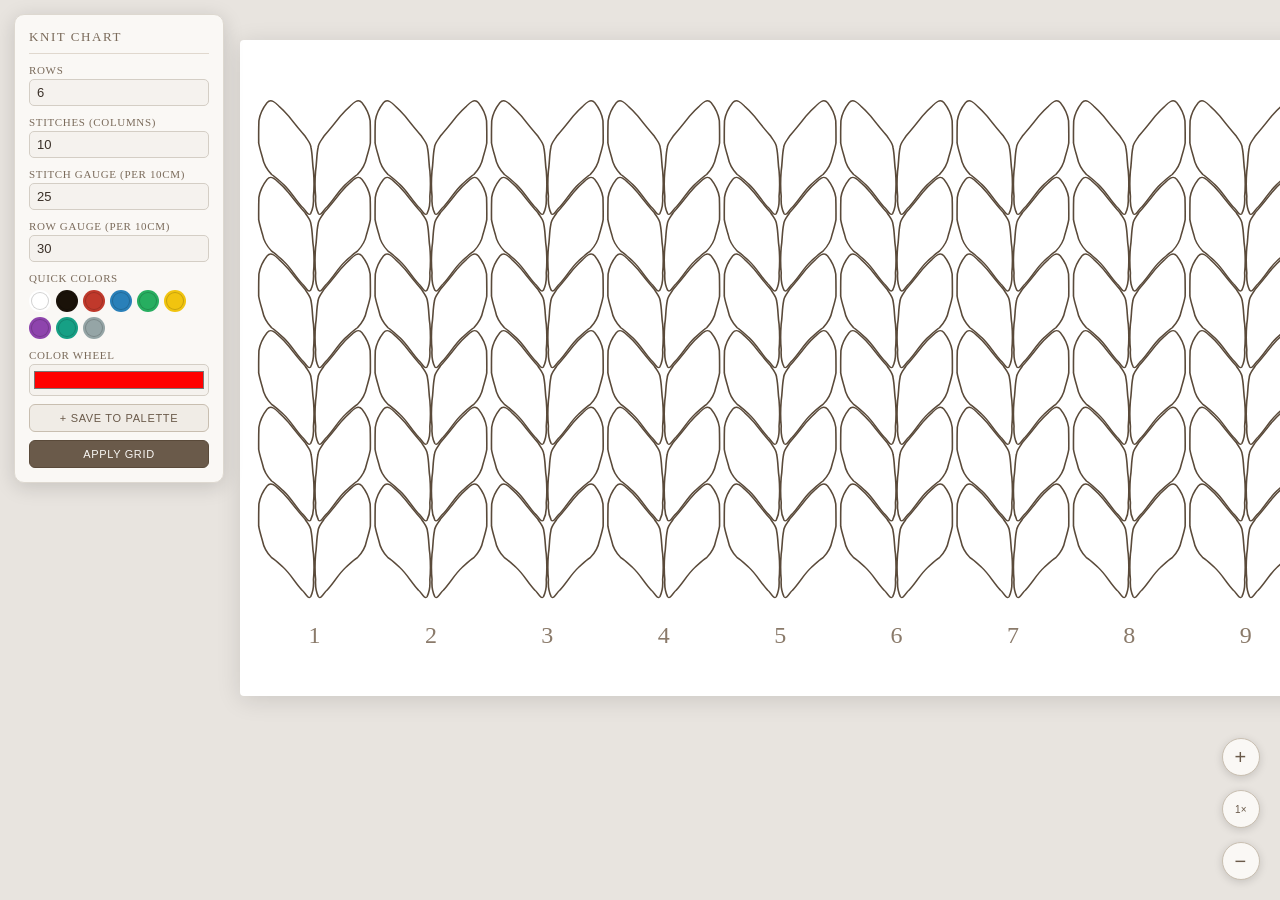
<file: knit-chart-editor2.html>
<!DOCTYPE html>
<html lang="en">
<head>
<meta charset="UTF-8" />
<title>Knit Chart Editor</title>
<style>
  *, *::before, *::after { box-sizing: border-box; }

  body {
    margin: 0;
    background: #e8e4df;
    font-family: 'Georgia', serif;
    overflow: auto;
    min-height: 100vh;
  }

  #controls {
    position: fixed;
    top: 14px;
    left: 14px;
    background: #faf8f5;
    padding: 14px;
    border-radius: 10px;
    box-shadow: 0 4px 20px rgba(0,0,0,0.15);
    z-index: 10;
    width: 210px;
    border: 1px solid #ddd8d0;
  }

  #controls h2 {
    margin: 0 0 10px;
    font-size: 13px;
    letter-spacing: 0.12em;
    text-transform: uppercase;
    color: #7a6a5a;
    font-weight: normal;
    border-bottom: 1px solid #e0d8ce;
    padding-bottom: 8px;
  }

  label {
    font-size: 11px;
    display: block;
    margin-top: 10px;
    color: #7a6a5a;
    letter-spacing: 0.06em;
    text-transform: uppercase;
  }

  input[type="number"] {
    width: 100%;
    padding: 5px 7px;
    border: 1px solid #d4cec5;
    border-radius: 5px;
    background: #f5f2ee;
    font-size: 13px;
    color: #3a3028;
    margin-top: 3px;
  }
  input[type="number"]:focus { outline: none; border-color: #a09080; }

  #palette {
    display: flex;
    flex-wrap: wrap;
    gap: 5px;
    margin-top: 6px;
  }

  .swatch {
    width: 22px;
    height: 22px;
    border-radius: 50%;
    border: 2px solid transparent;
    cursor: pointer;
    transition: transform 0.1s, border-color 0.1s;
    box-shadow: inset 0 0 0 1px rgba(0,0,0,0.18);
  }
  .swatch:hover { transform: scale(1.15); }
  .swatch.active { border-color: #6a5a4a; transform: scale(1.1); }

  input[type="color"] {
    width: 100%;
    height: 32px;
    padding: 2px;
    border: 1px solid #d4cec5;
    border-radius: 5px;
    background: #f5f2ee;
    cursor: pointer;
    margin-top: 3px;
  }

  button {
    margin-top: 8px;
    width: 100%;
    padding: 7px;
    cursor: pointer;
    border: 1px solid #c8beb0;
    border-radius: 6px;
    font-size: 11px;
    letter-spacing: 0.06em;
    text-transform: uppercase;
    transition: background 0.15s;
  }
  #saveColor { background: #f0ece6; color: #6a5a4a; }
  #saveColor:hover { background: #e6e0d8; }
  #applyGrid { background: #6a5a4a; color: #faf8f5; border-color: #5a4a3a; }
  #applyGrid:hover { background: #5a4a3a; }

  /* Zoom controls */
  #zoom-controls {
    position: fixed;
    bottom: 20px;
    right: 20px;
    display: flex;
    flex-direction: column;
    gap: 6px;
    z-index: 10;
  }

  .zoom-btn {
    width: 38px;
    height: 38px;
    border-radius: 50%;
    border: 1px solid #c8beb0;
    background: #faf8f5;
    font-size: 20px;
    cursor: pointer;
    box-shadow: 0 2px 8px rgba(0,0,0,0.15);
    display: flex;
    align-items: center;
    justify-content: center;
    transition: background 0.12s, transform 0.1s;
    color: #6a5a4a;
  }
  .zoom-btn:hover { background: #f0ece6; transform: scale(1.08); }
  .zoom-btn:active { transform: scale(0.96); }
  #zoom-reset { font-size: 10px; letter-spacing: 0.04em; }

  #zoom-label {
    position: fixed;
    bottom: 20px;
    left: 50%;
    transform: translateX(-50%);
    background: rgba(58,48,40,0.65);
    color: #f5f2ee;
    font-size: 11px;
    padding: 4px 12px;
    border-radius: 20px;
    letter-spacing: 0.07em;
    pointer-events: none;
    opacity: 0;
    transition: opacity 0.3s;
    white-space: nowrap;
  }
  #zoom-label.visible { opacity: 1; }

  /* Chart sits in a normal flow wrapper so scrollbars appear naturally */
  #chart-wrap {
    padding: 40px 60px 80px 240px;
  }

  svg#canvas {
    display: block;
    background: white;
    border-radius: 4px;
    box-shadow: 0 4px 24px rgba(0,0,0,0.12);
    transform-origin: top left;
    cursor: crosshair;
    /* transition makes zoom feel smooth */
    transition: transform 0.12s ease;
  }
</style>
</head>
<body>

<div id="controls">
  <h2>Knit Chart</h2>

  <label>Rows</label>
  <input type="number" id="rowsInput" value="6" min="1" max="200" />

  <label>Stitches (Columns)</label>
  <input type="number" id="colsInput" value="10" min="1" max="200" />

  <label>Stitch Gauge (per 10cm)</label>
  <input type="number" id="stitchGauge" value="25" min="1" max="100" />

  <label>Row Gauge (per 10cm)</label>
  <input type="number" id="rowGauge" value="30" min="1" max="100" />

  <label>Quick Colors</label>
  <div id="palette"></div>

  <label>Color Wheel</label>
  <input type="color" id="colorPicker" value="#ff0000" />

  <button id="saveColor">+ Save to Palette</button>
  <button id="applyGrid">Apply Grid</button>
</div>

<div id="chart-wrap">
  <svg id="canvas" xmlns="http://www.w3.org/2000/svg"></svg>
</div>

<div id="zoom-controls">
  <button class="zoom-btn" id="zoom-in" title="Zoom In">+</button>
  <button class="zoom-btn" id="zoom-reset" title="Reset Zoom">1×</button>
  <button class="zoom-btn" id="zoom-out" title="Zoom Out">−</button>
</div>

<div id="zoom-label"></div>

<script>
const svgNS = "http://www.w3.org/2000/svg";
const svg = document.getElementById("canvas");
const chartWrap = document.getElementById("chart-wrap");

/* ===== GAUGE ===== */
const STITCH_SIZE = 97;
const ROW_SPACING = 0.79;
const SCALE = 4;
const PAD = 60;

/* ===== STITCH PATH ===== */
const stitchPathData = `
m 0,0
c 0.0161,-1.85405 0.0151,-3.71528 -0.0418,-5.56693
-0.21376,-1.60508 -0.82301,-3.15569 -1.71114,-4.50377
-0.83955,-1.20233 -1.8919,0.15882 -2.47536,0.86493
-0.75126,0.76503 -1.39814,1.63108 -2.0184,2.506
-1.09808,1.67485 -2.19951,3.34692 -3.40046,4.94991
-0.46098,0.96625 -1.19549,1.81042 -1.24952,2.91779
-0.33647,1.91326 -0.25331,3.86606 -0.51202,5.7905
-0.14293,2.12408 -0.18126,4.25548 0.007,6.37822
-0.084,1.46207 0.009,2.94939 0.57817,4.31714
0.52977,0.82075 1.22534,-1.23227 1.77945,-1.62912
1.41695,-1.79237 2.33146,-3.93561 3.87033,-5.63961
0.80261,-0.8534 1.56054,-1.79847 2.48679,-2.50545
C -1.70964,6.6598 -1.02979,5.2123 -0.78582,3.66371
-0.50364,2.44765 -0.16887,1.23842 0,0 Z
m -23.25957,0
c -0.0161,-1.85405 -0.0151,-3.71528 0.0417,-5.56693
0.21375,-1.60508 0.82301,-3.15569 1.71114,-4.50377
0.83955,-1.20233 1.8919,0.15882 2.47539,0.86493
0.75123,0.76503 1.39811,1.63108 2.01837,2.506
1.09807,1.67485 2.19951,3.34692 3.40045,4.94991
0.46098,0.96625 1.19549,1.81042 1.24952,2.91779
0.33647,1.91326 0.25331,3.86606 0.51202,5.7905
0.14291,2.12408 0.18124,4.25548 -0.007,6.37822
0.0839,1.46207 -0.009,2.94939 -0.57817,4.31714
-0.52975,0.82075 -1.22531,-1.23227 -1.77945,-1.62912
-1.41695,-1.79237 -2.33146,-3.93561 -3.87033,-5.63961
-0.80259,-0.8534 -1.56054,-1.79847 -2.48676,-2.50545
C -21.55001,6.6598 -22.22989,5.2123 -22.47383,3.66371
-22.75604,2.44765 -23.09081,1.23842 -23.25988,0 Z`;

/* ===== ZOOM ===== */
let cssZoom = 1;
let ZOOM_MIN = 1;   // dynamically set after each render
const ZOOM_MAX = 8;
const ZOOM_STEP = 1.25;

let svgNaturalW = 0, svgNaturalH = 0;
let labelTimer = null;
const zoomLabel = document.getElementById("zoom-label");

function computeZoomMin() {
  const availW = window.innerWidth  - 240 - 80;
  const availH = window.innerHeight - 80;
  return Math.min(1, Math.min(availW / svgNaturalW, availH / svgNaturalH));
}

function setZoom(z) {
  cssZoom = Math.max(ZOOM_MIN, Math.min(ZOOM_MAX, z));
  svg.style.transform = cssZoom === 1 ? "" : `scale(${cssZoom})`;

  if (cssZoom > 1) {
    chartWrap.style.paddingRight  = `${60 + svgNaturalW * (cssZoom - 1)}px`;
    chartWrap.style.paddingBottom = `${80 + svgNaturalH * (cssZoom - 1)}px`;
  } else {
    chartWrap.style.paddingRight  = "";
    chartWrap.style.paddingBottom = "";
  }

  zoomLabel.textContent = `${Math.round(cssZoom * 100)}%`;
  zoomLabel.classList.add("visible");
  clearTimeout(labelTimer);
  labelTimer = setTimeout(() => zoomLabel.classList.remove("visible"), 1400);
}

// Ctrl+wheel = zoom
window.addEventListener("wheel", (e) => {
  if (!e.ctrlKey && !e.metaKey) return;
  e.preventDefault();
  const factor = e.deltaY < 0 ? ZOOM_STEP : 1 / ZOOM_STEP;
  setZoom(cssZoom * factor);
}, { passive: false });

document.getElementById("zoom-in").addEventListener("click",  () => setZoom(cssZoom * ZOOM_STEP));
document.getElementById("zoom-out").addEventListener("click", () => setZoom(cssZoom / ZOOM_STEP));
document.getElementById("zoom-reset").addEventListener("click", () => setZoom(1));

window.addEventListener("resize", () => {
  ZOOM_MIN = computeZoomMin();
  if (cssZoom < ZOOM_MIN) setZoom(ZOOM_MIN);
});

/* ===== STATE ===== */
let rows = 6, cols = 10;
let selectedColor = "#ff0000";
let stitchColors = [];
let isDrawing = false;

window.addEventListener("mouseup", () => { isDrawing = false; });

/* ===== PALETTE ===== */
const defaultColors = [
  "#ffffff","#1a1209","#c0392b","#2980b9",
  "#27ae60","#f1c40f","#8e44ad","#16a085","#95a5a6"
];
let paletteColors = [...defaultColors];
const paletteDiv = document.getElementById("palette");

function renderPalette() {
  paletteDiv.innerHTML = "";
  paletteColors.forEach(color => {
    const swatch = document.createElement("div");
    swatch.className = "swatch";
    swatch.style.background = color;
    if (color === selectedColor) swatch.classList.add("active");
    swatch.addEventListener("click", () => {
      selectedColor = color;
      document.getElementById("colorPicker").value = color;
      document.querySelectorAll(".swatch").forEach(s => s.classList.remove("active"));
      swatch.classList.add("active");
    });
    paletteDiv.appendChild(swatch);
  });
}

document.getElementById("saveColor").addEventListener("click", () => {
  const color = document.getElementById("colorPicker").value;
  if (!paletteColors.includes(color)) { paletteColors.push(color); renderPalette(); }
  selectedColor = color;
  document.querySelectorAll(".swatch").forEach(s => s.classList.remove("active"));
});

document.getElementById("colorPicker").addEventListener("input", (e) => {
  selectedColor = e.target.value;
  document.querySelectorAll(".swatch").forEach(s => s.classList.remove("active"));
});

/* ===== GRID ===== */
function initGrid(r, c, preserve) {
  const old = preserve ? stitchColors.map(row => [...row]) : null;
  rows = r; cols = c;
  stitchColors = Array.from({ length: rows }, (_, ri) =>
    Array.from({ length: cols }, (_, ci) =>
      (old && old[ri] && old[ri][ci]) ? old[ri][ci] : "#ffffff"
    )
  );
}

function getGaugeScale() {
  const sg = parseFloat(document.getElementById("stitchGauge").value) || 25;
  const rg = parseFloat(document.getElementById("rowGauge").value)   || 30;
  const scaleX = rg / sg;
  const scaleY = 1;
  return { scaleX, scaleY };
}

function renderGrid() {
  svg.innerHTML = "";

  const { scaleX, scaleY } = getGaugeScale();

  const LABEL_GAP  = 20;
  const LABEL_SIZE = 24;
  const LABEL_AREA = LABEL_GAP + LABEL_SIZE + 16;

  // Each stitch anchor is at (STITCH_SIZE + c*STITCH_SIZE, STITCH_SIZE + r*STITCH_SIZE*ROW_SPACING)
  // — i.e. col 0 starts one STITCH_SIZE in from the left, giving plenty of room
  // for the stitch shape which bleeds left of its anchor.
  const LEFT_INSET = STITCH_SIZE;   // one stitch of breathing room on the left
  const TOP_INSET  = STITCH_SIZE * ROW_SPACING; // one row of breathing room on top

  // Total pre-warp content dimensions
  const contentW = LEFT_INSET + (cols - 1) * STITCH_SIZE + STITCH_SIZE;
  const contentH = TOP_INSET  + (rows - 1) * STITCH_SIZE * ROW_SPACING + STITCH_SIZE * ROW_SPACING;

  svgNaturalW = contentW * scaleX + PAD;
  svgNaturalH = contentH          + PAD + LABEL_AREA;

  svg.setAttribute("width",  svgNaturalW);
  svg.setAttribute("height", svgNaturalH);

  // Outer group: just vertical padding (no x — x padding is baked into LEFT_INSET*scaleX via inner scale)
  // Inner group: apply gauge warp
  const outerGroup = document.createElementNS(svgNS, "g");
  outerGroup.setAttribute("transform", `translate(0, ${PAD / 2})`);
  svg.appendChild(outerGroup);

  const chartGroup = document.createElementNS(svgNS, "g");
  chartGroup.setAttribute("id", "chart-group");
  chartGroup.setAttribute("transform", `scale(${scaleX}, 1)`);
  outerGroup.appendChild(chartGroup);

  // Measure stitch path bbox once
  const tempPath = document.createElementNS(svgNS, "path");
  tempPath.setAttribute("d", stitchPathData);
  tempPath.setAttribute("transform", `scale(${SCALE})`);
  chartGroup.appendChild(tempPath);
  const bb = tempPath.getBBox();
  chartGroup.removeChild(tempPath);
  const bx = bb.x + bb.width  / 2;
  const by = bb.y + bb.height / 2;

  for (let r = 0; r < rows; r++) {
    for (let c = 0; c < cols; c++) {
      const group = document.createElementNS(svgNS, "g");
      const path  = document.createElementNS(svgNS, "path");

      path.setAttribute("d", stitchPathData);
      path.setAttribute("stroke", "#5a4a3a");
      path.setAttribute("fill", stitchColors[r][c]);
      path.setAttribute("stroke-width", `${0.4 / scaleX}`);
      path.setAttribute("transform", `scale(${SCALE})`);

      const row = r, col = c;
      function paint() {
        stitchColors[row][col] = selectedColor;
        path.setAttribute("fill", selectedColor);
      }
      path.addEventListener("mousedown", (e) => {
        if (e.button !== 0) return;
        isDrawing = true; paint(); e.preventDefault();
      });
      path.addEventListener("mouseenter", () => { if (isDrawing) paint(); });

      group.appendChild(path);
      chartGroup.appendChild(group);

      // Anchor = (LEFT_INSET + c*STITCH_SIZE, TOP_INSET + r*STITCH_SIZE*ROW_SPACING)
      // then shift by (-bx, -by) to centre the path on that anchor
      const ax = LEFT_INSET + c * STITCH_SIZE;
      const ay = TOP_INSET  + r * STITCH_SIZE * ROW_SPACING;
      group.setAttribute("transform", `translate(${ax}, ${ay}) translate(${-bx}, ${-by})`);
    }
  }

  // Column numbers: read actual rendered centres via getBoundingClientRect
  // labelY is in raw SVG pixel space — below the warped chart bottom
  const chartBottomPx = PAD / 2 + contentH; // outerGroup y-offset + content height (scaleY=1 so no warp)
  const labelY = chartBottomPx + LABEL_GAP;

  const ROW_LABEL_GAP = 16;
  const ROW_LABEL_W   = 50;
  svgNaturalW += ROW_LABEL_W;
  svg.setAttribute("width", svgNaturalW);

  const svgRect = svg.getBoundingClientRect();
  const allGroups = chartGroup.querySelectorAll("g");

  // Column numbers — centred on each top-row stitch
  for (let c = 0; c < cols; c++) {
    const gr = allGroups[c].getBoundingClientRect();
    const centerX = gr.left + gr.width / 2 - svgRect.left;

    const text = document.createElementNS(svgNS, "text");
    text.setAttribute("x", centerX);
    text.setAttribute("y", labelY);
    text.setAttribute("text-anchor", "middle");
    text.setAttribute("dominant-baseline", "hanging");
    text.setAttribute("font-size", LABEL_SIZE);
    text.setAttribute("font-family", "Georgia, serif");
    text.setAttribute("fill", "#8a7a6a");
    text.setAttribute("pointer-events", "none");
    text.textContent = c + 1;
    svg.appendChild(text);
  }

  // Row numbers — to the right of the last stitch in each row
  for (let r = 0; r < rows; r++) {
    const lastStitch = allGroups[r * cols + (cols - 1)];
    const gr = lastStitch.getBoundingClientRect();
    const rightX  = gr.right  - svgRect.left + ROW_LABEL_GAP;
    const centerY = gr.top + gr.height / 2 - svgRect.top;

    const text = document.createElementNS(svgNS, "text");
    text.setAttribute("x", rightX);
    text.setAttribute("y", centerY);
    text.setAttribute("text-anchor", "start");
    text.setAttribute("dominant-baseline", "middle");
    text.setAttribute("font-size", LABEL_SIZE);
    text.setAttribute("font-family", "Georgia, serif");
    text.setAttribute("fill", "#8a7a6a");
    text.setAttribute("pointer-events", "none");
    text.textContent = rows - r;
    svg.appendChild(text);
  }

  ZOOM_MIN = computeZoomMin();
  cssZoom = 1;
  svg.style.transform = "";
  chartWrap.style.paddingRight  = "";
  chartWrap.style.paddingBottom = "";
}

document.getElementById("applyGrid").addEventListener("click", () => {
  const r = Math.max(1, Math.min(200, parseInt(document.getElementById("rowsInput").value)  || 6));
  const c = Math.max(1, Math.min(200, parseInt(document.getElementById("colsInput").value) || 10));
  initGrid(r, c, true);
  renderGrid();
});

// Live gauge preview without rebuilding colors
["stitchGauge","rowGauge"].forEach(id => {
  document.getElementById(id).addEventListener("change", () => renderGrid());
});

/* ===== BOOT ===== */
renderPalette();
initGrid(rows, cols, false);
renderGrid();
</script>
</body>
</html>
</file>
